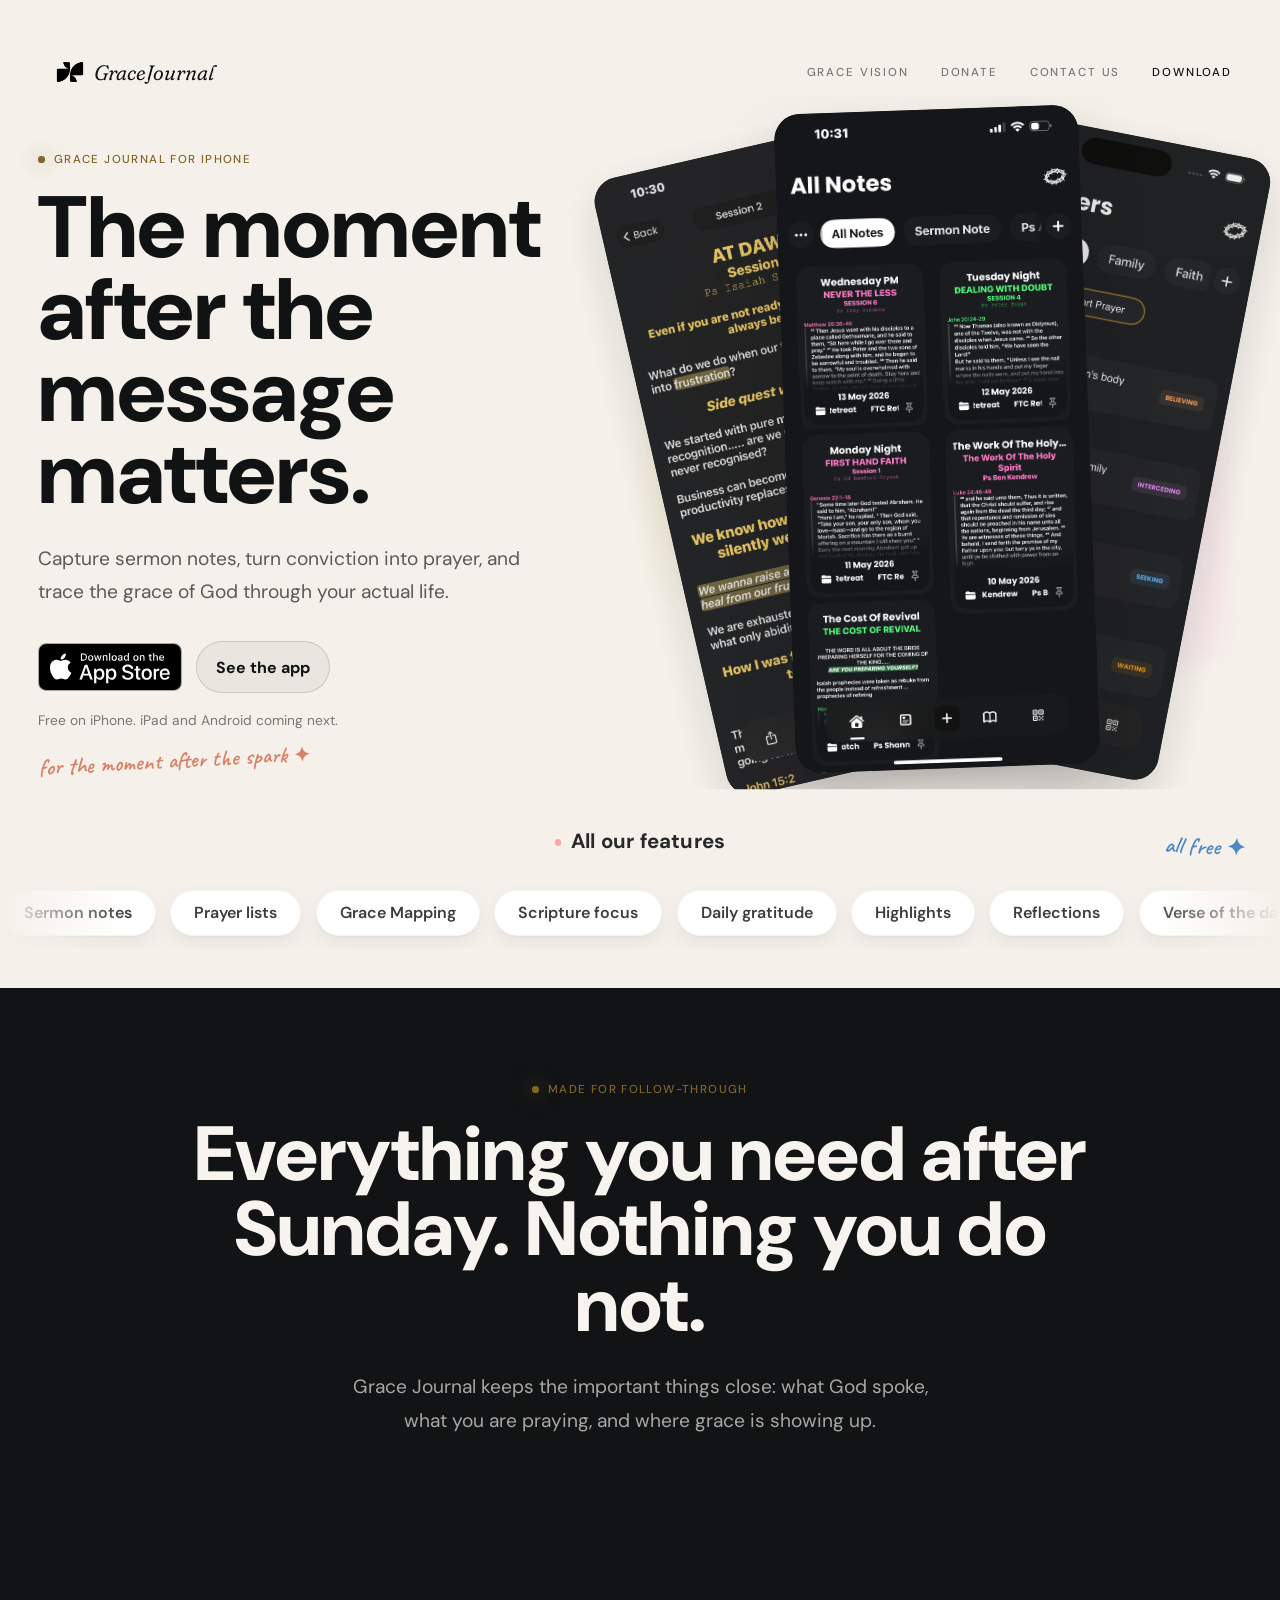
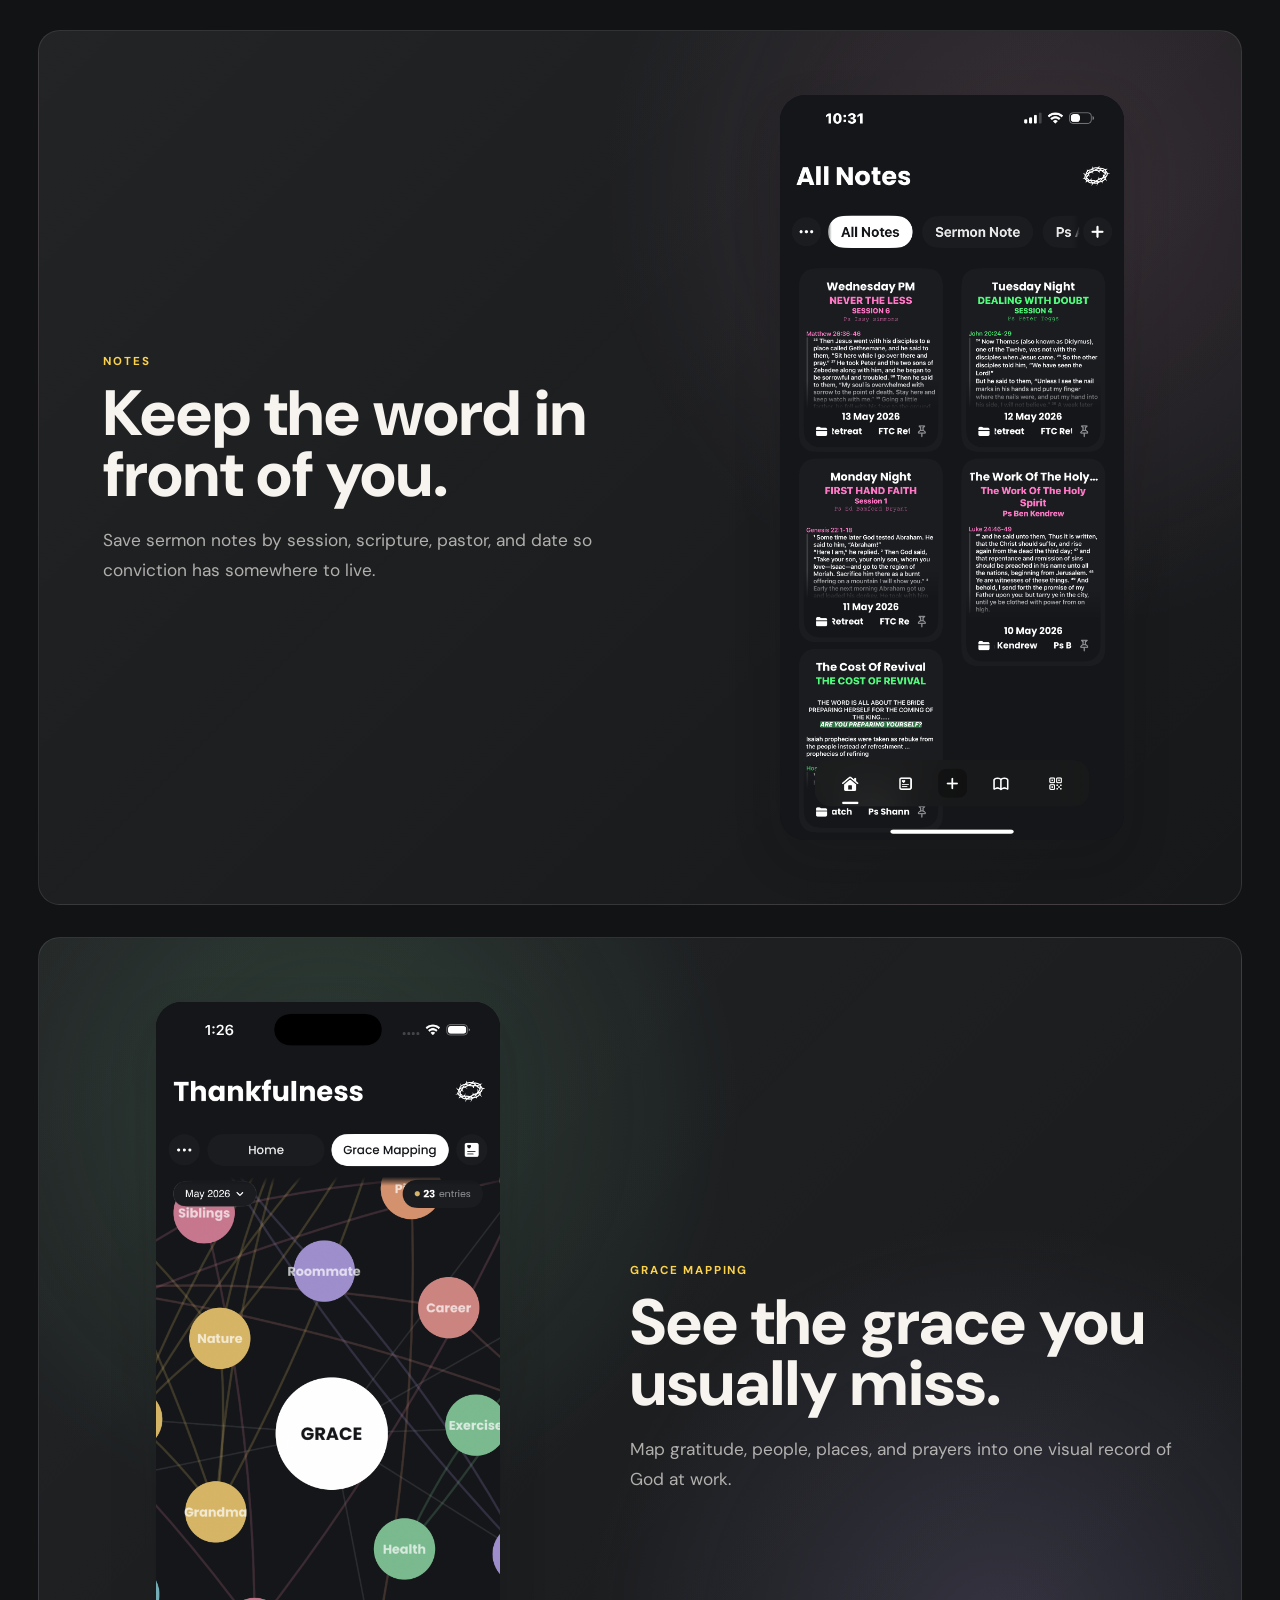
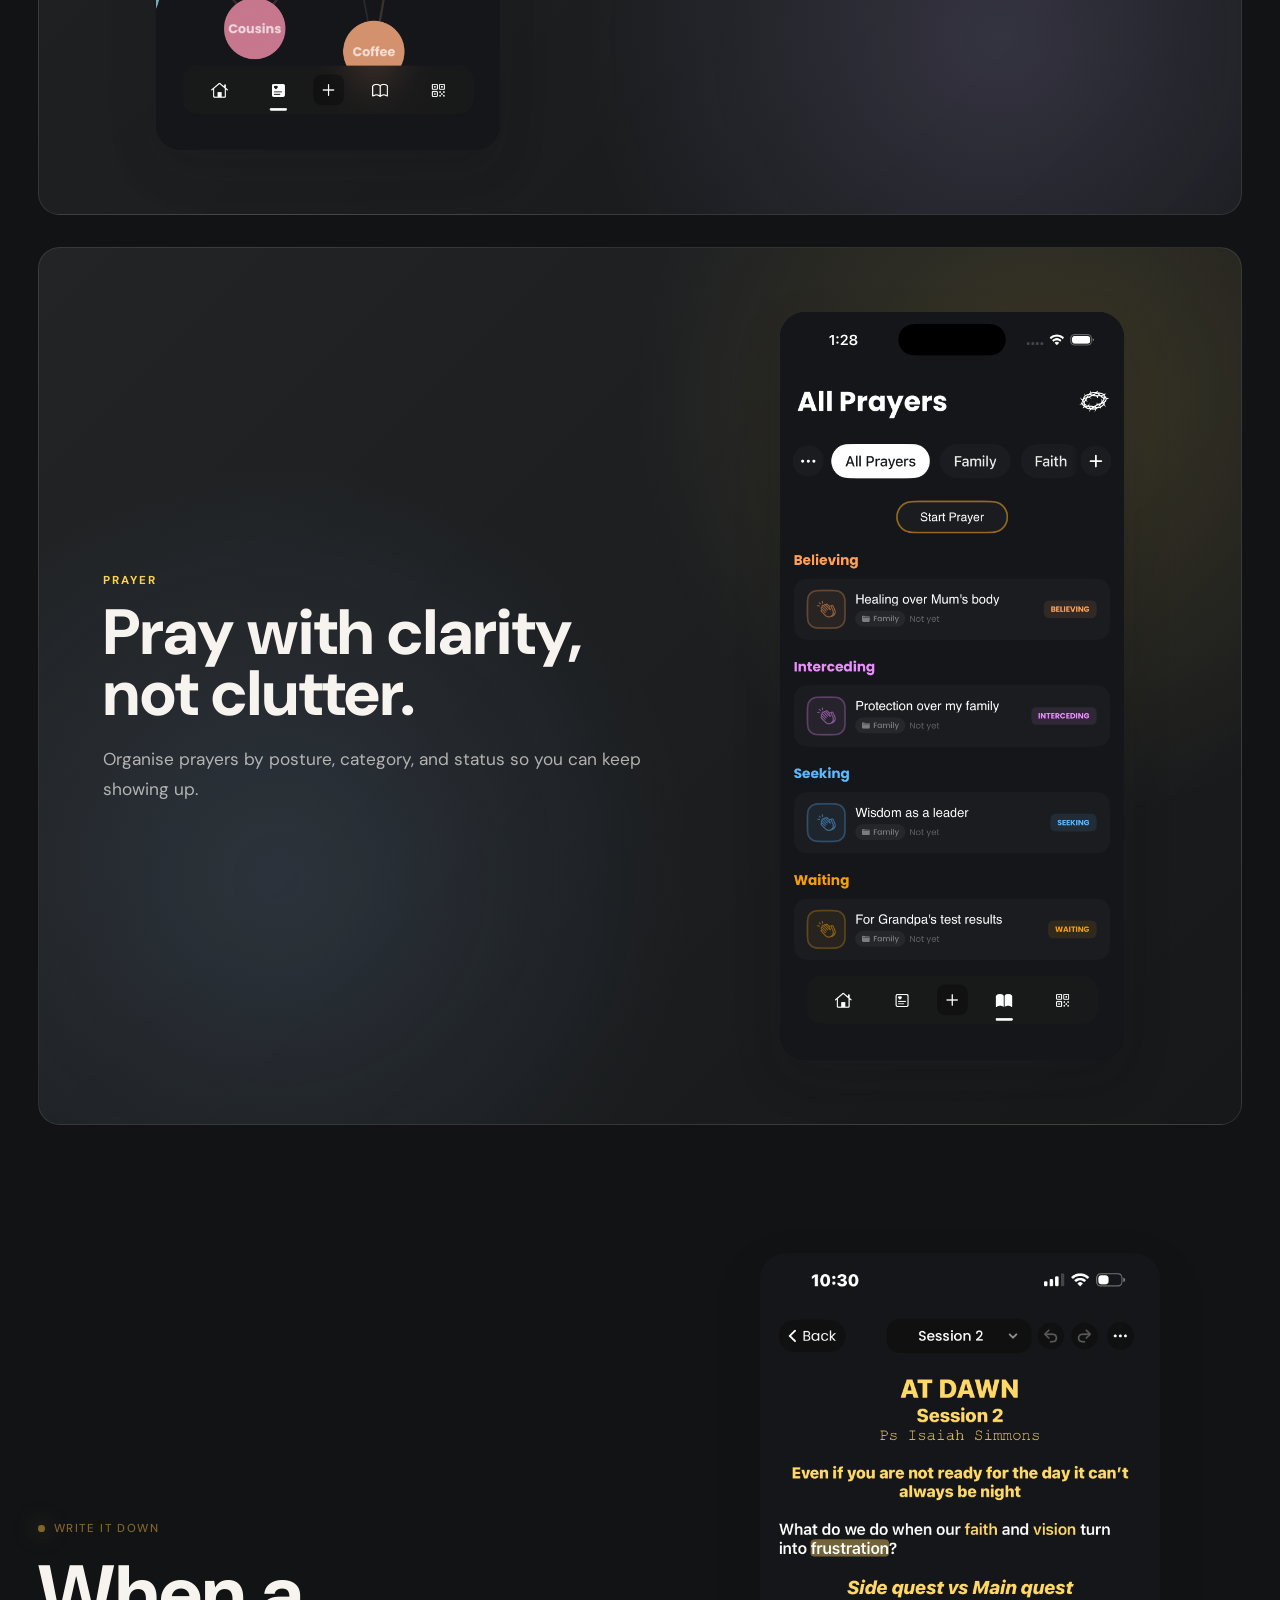
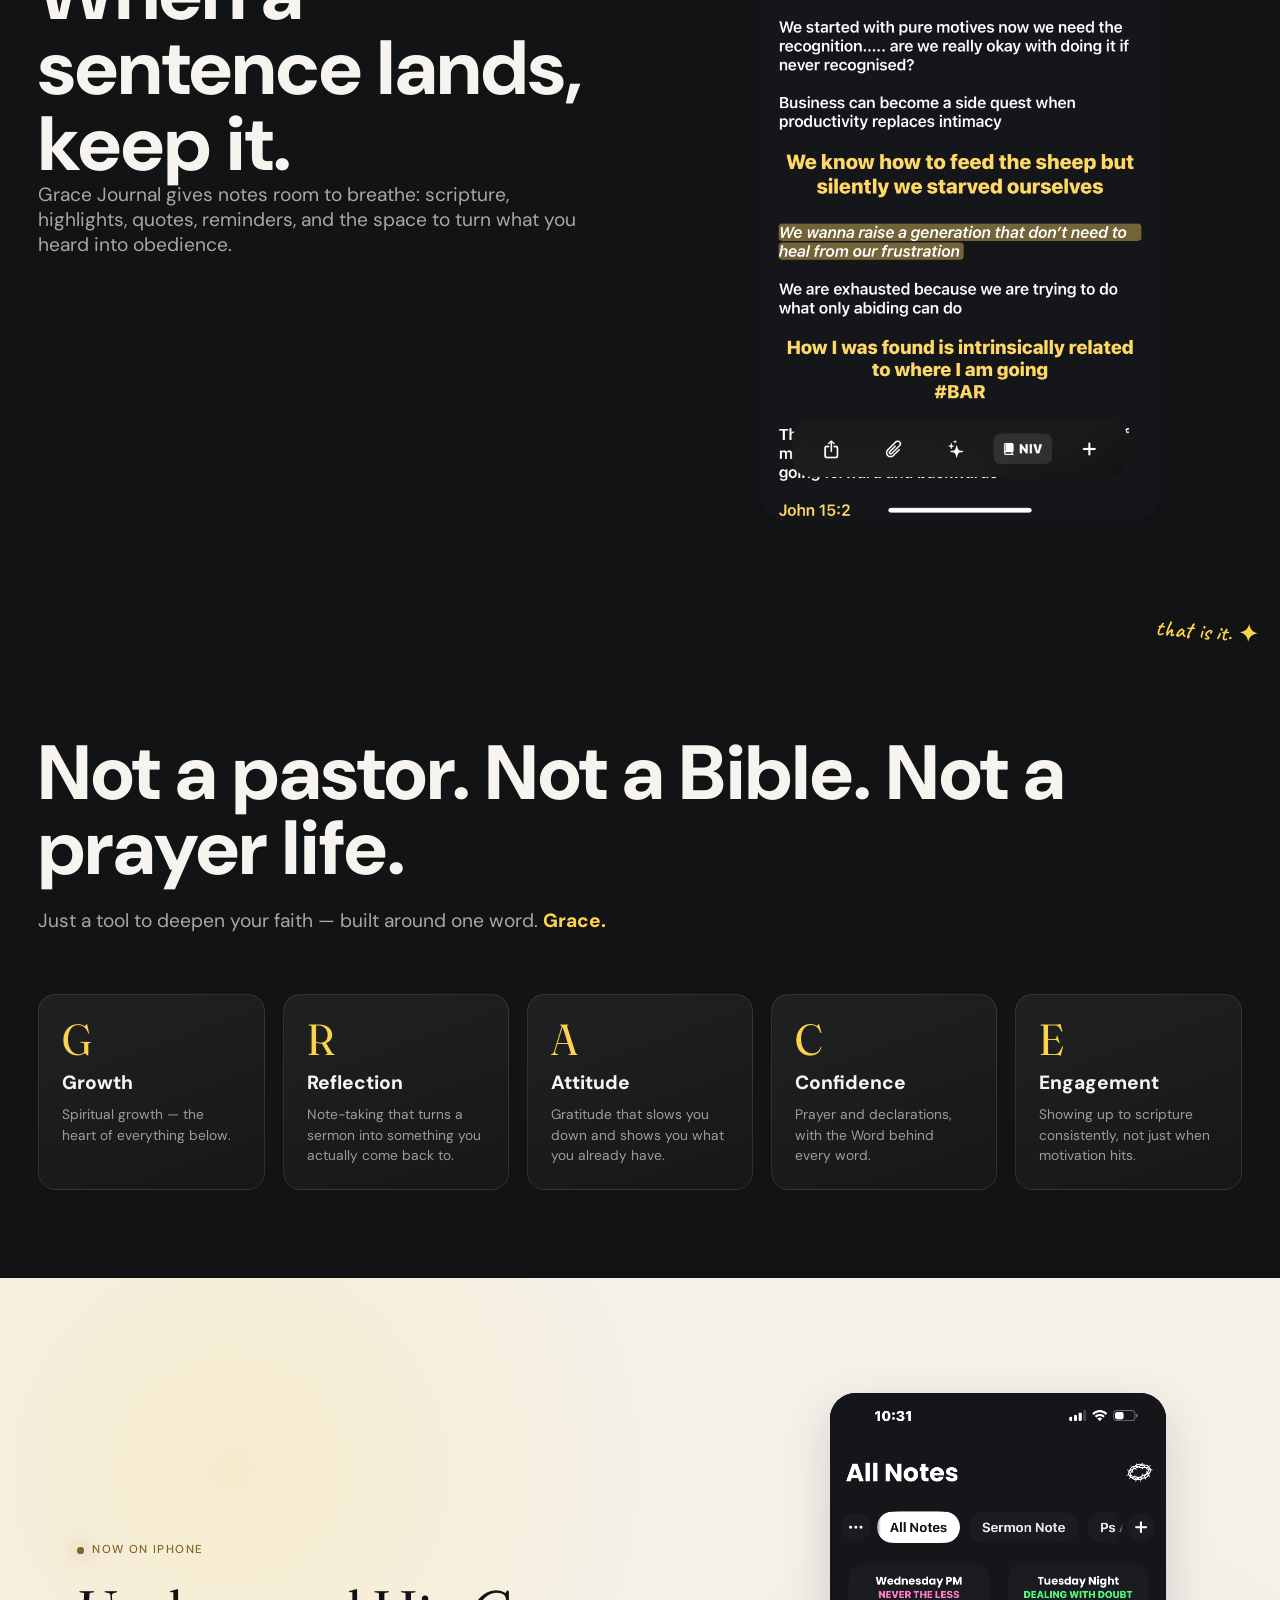
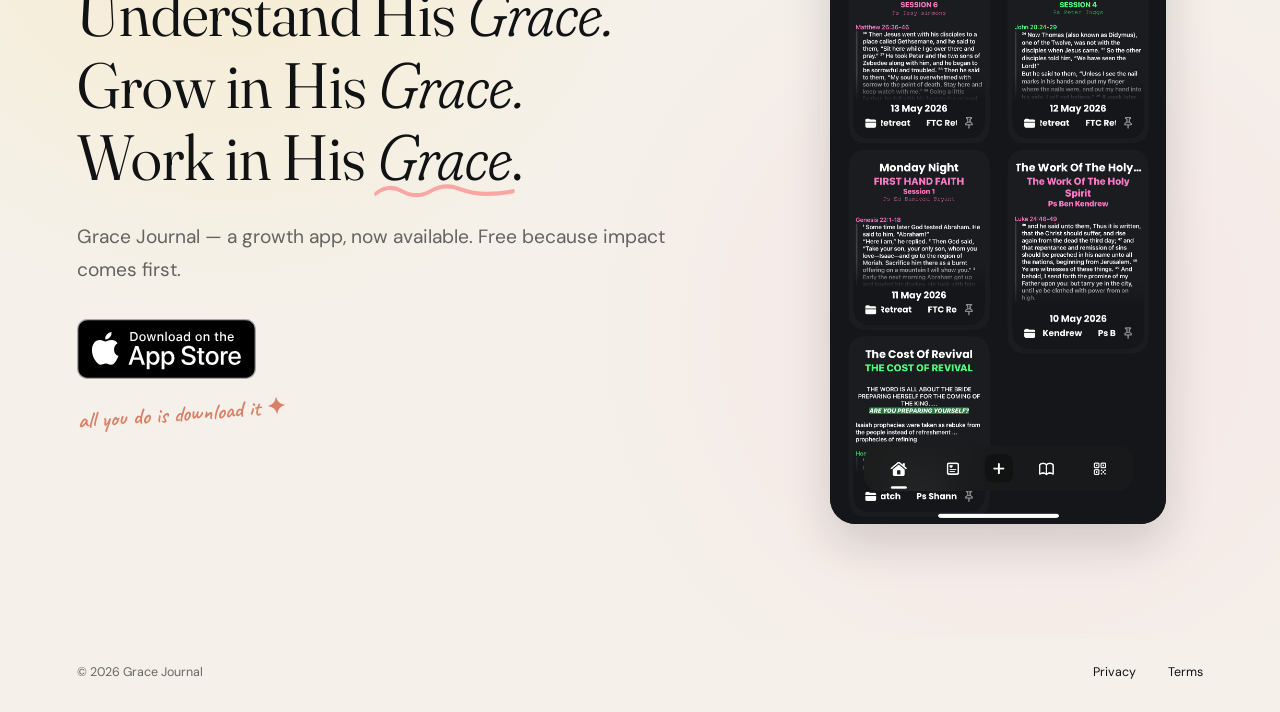
<file: index.html>
<!DOCTYPE html>
<html lang="en">
<head>
<meta charset="UTF-8">
<meta name="viewport" content="width=device-width, initial-scale=1.0">
<title>Grace Journal — A Spiritual Growth App</title>
<meta name="description" content="Grace Journal is a free spiritual growth app built around Growth, Reflection, Attitude, Confidence, and Engagement with scripture.">
<meta name="theme-color" content="#141619">

<link rel="icon" type="image/png" sizes="32x32" href="Static/icons/favicon-32.png?v=2">
<link rel="icon" type="image/png" sizes="192x192" href="Static/icons/apple-touch-icon.png?v=2">
<link rel="apple-touch-icon" sizes="180x180" href="Static/icons/apple-touch-icon.png?v=2">

<meta property="og:site_name" content="Grace Journal">
<meta property="og:locale" content="en_US">
<meta property="og:type" content="website">
<meta property="og:url" content="https://gracejournal.co">
<meta property="og:title" content="Grace Journal — A Spiritual Growth App">
<meta property="og:description" content="A free spiritual growth app for the moment after the spark.">
<meta property="og:image" content="https://gracejournal.co/Static/icons/og-image.png">
<meta property="og:image:secure_url" content="https://gracejournal.co/Static/icons/og-image.png">
<meta property="og:image:type" content="image/png">
<meta property="og:image:width" content="1200">
<meta property="og:image:height" content="630">
<meta property="og:image:alt" content="Grace Journal — a spiritual growth app">

<meta name="twitter:card" content="summary_large_image">
<meta name="twitter:title" content="Grace Journal — A Spiritual Growth App">
<meta name="twitter:description" content="A free spiritual growth app for the moment after the spark.">
<meta name="twitter:image" content="https://gracejournal.co/Static/icons/og-image.png">
<meta name="twitter:image:alt" content="Grace Journal — a spiritual growth app">

<link rel="preconnect" href="https://fonts.googleapis.com">
<link rel="preconnect" href="https://fonts.gstatic.com" crossorigin>
<link href="https://fonts.googleapis.com/css2?family=Fraunces:ital,opsz,wght,SOFT@0,9..144,300..700,30..100;1,9..144,300..700,30..100&family=DM+Sans:wght@400;500;700&family=Caveat:wght@400;600&display=swap" rel="stylesheet">

<link rel="stylesheet" href="Static/index.css">
</head>
<body>

<svg class="defs" aria-hidden="true">
  <defs>
    <filter id="rough" x="-5%" y="-5%" width="110%" height="110%">
      <feTurbulence type="fractalNoise" baseFrequency="0.03" numOctaves="2" seed="4"/>
      <feDisplacementMap in="SourceGraphic" scale="2"/>
    </filter>
  </defs>
</svg>

<header class="site-header">
  <a class="brand" href="#top" aria-label="Grace Journal home">
    <img class="brand-logo" src="Static/icons/logo.png" alt="Grace Journal logo">
    <span class="wordmark">Grace</span>
    <span class="wordmark">Journal</span>
  </a>
  <nav class="header-nav story-only" aria-label="Main">
    <a href="vision.html">Grace Vision</a>
    <a href="donate.html">Donate</a>
    <a href="contact.html">Contact Us</a>
    <a class="nav-download" href="#download">Download</a>
    <button class="nav-toggle" aria-label="Open menu" aria-expanded="false" aria-controls="mobile-menu">
      <span></span><span></span><span></span>
    </button>
  </nav>
  <span class="countdown-only meta">A Spiritual Growth App</span>
</header>

<div class="mobile-menu story-only" id="mobile-menu">
  <button class="mobile-menu-close" aria-label="Close menu">
    <span></span><span></span>
  </button>
  <nav class="mobile-menu-nav" aria-label="Mobile">
    <a href="vision.html">Grace Vision</a>
    <a href="donate.html">Donate</a>
    <a href="contact.html">Contact Us</a>
    <a class="mobile-menu-download" href="#download">Download</a>
  </nav>
</div>

<main id="top">

  <section class="countdown-page countdown-only" aria-labelledby="countdown-title">
    <div class="countdown-shell">
      <span class="ann ann-countdown">???</span>
      <svg class="ann-arrow-countdown" viewBox="0 0 75 75" aria-hidden="true">
        <path d="M 8 6 Q 28 22, 42 45 Q 50 62, 52 70" stroke="currentColor" stroke-width="1.4" fill="none" stroke-linecap="round" filter="url(#rough)"/>
        <path d="M 44 62 L 52 70 L 60 60" stroke="currentColor" stroke-width="1.4" fill="none" stroke-linecap="round" stroke-linejoin="round" filter="url(#rough)"/>
      </svg>
      <h1 class="countdown-title" id="countdown-title">
        Understand <br class="mobile-break">His <em>Grace.</em><br>
        Grow in His <br class="mobile-break"><em>Grace.</em><br>
        Work in His <br class="mobile-break"><em class="ul ul-coral">Grace</em>.
      </h1>
      <div class="countdown-wrap">
        <div class="countdown" id="countdown" aria-label="Countdown to launch">
          <div class="unit"><span class="num" id="days">00</span><span class="label">Days</span></div>
          <div class="unit"><span class="num" id="hours">00</span><span class="label">Hours</span></div>
          <div class="unit"><span class="num" id="minutes">00</span><span class="label">Minutes</span></div>
          <div class="unit"><span class="num" id="seconds">00</span><span class="label">Seconds</span></div>
        </div>
        <div class="countdown-tape" aria-hidden="true">Big Annocement June 28th</div>
      </div>
      <p class="countdown-date">Sunday ?????? ? 2026</p>
      <div class="countdown-presave">
        <span class="presave-eyebrow">Now available</span>
        <p class="presave-line">It&rsquo;s out for <span class="ul ul-sage">pre&#8209;order</span></p>
        <a class="store-badge" href="https://apps.apple.com/" target="_blank" rel="noopener" aria-label="Pre-order Grace Journal on the App Store">
          <img src="Static/badges/pre-order-on-the-app-store.svg" alt="Pre-order on the App Store" width="121" height="41">
        </a>
      </div>
      <blockquote class="countdown-verse">
        &ldquo;My <span class="circled">GRACE</span> is sufficient for you, for my power is made
        <span class="hl hl-purple">perfect</span> in <span class="ul ul-pink">weakness</span>.&rdquo;
        <cite><span class="ul ul-blue ul-double">2 Corinthians 12:9</span></cite>
      </blockquote>
    </div>
  </section>

  <div class="story-page story-only" aria-live="polite">
    <section class="story-hero" id="spark" aria-labelledby="story-title">
      <div class="hero-copy">
        <span class="eyebrow">Grace Journal for iPhone</span>
        <h1 class="story-title" id="story-title">The moment after the message matters.</h1>
        <p>
          Capture sermon notes, turn conviction into prayer, and trace the grace of God
          through your actual life.
        </p>
        <div class="hero-actions" aria-label="Download Grace Journal">
          <a class="store-badge" href="https://apps.apple.com/" target="_blank" rel="noopener" aria-label="Download Grace Journal on the App Store">
            <img src="Static/badges/download-on-the-app-store-black.svg" alt="Download on the App Store" width="120" height="40">
          </a>
          <a class="secondary-button" href="#screens">See the app</a>
        </div>
        <p class="platform-line">Free on iPhone. iPad and Android coming next.</p>
        <span class="story-ann ann-hero ann-coral" aria-hidden="true">for the moment after the spark <span class="star">✦</span></span>
      </div>
      <div class="hero-product" aria-label="Grace Journal app preview">
        <figure class="device-shot hero-shot shot-notes">
          <img src="Static/screenshots/all-notes.png" alt="Grace Journal All Notes screen">
        </figure>
        <figure class="device-shot hero-shot shot-editor" aria-hidden="true">
          <img src="Static/screenshots/note-editor.png" alt="">
        </figure>
        <figure class="device-shot hero-shot shot-prayers" aria-hidden="true">
          <img src="Static/screenshots/prayers.png" alt="">
        </figure>
      </div>
    </section>

    <section class="product-strip" aria-label="Grace Journal features">
      <p class="marquee-title">All our features<span class="story-ann ann-features ann-blue" aria-hidden="true">all free ✦</span></p>
      <div class="marquee">
        <ul class="marquee-track">
          <li>Sermon notes</li>
          <li>Prayer lists</li>
          <li>Grace Mapping</li>
          <li>Scripture focus</li>
          <li>Daily gratitude</li>
          <li>Highlights</li>
          <li>Reflections</li>
          <li>Verse of the day</li>
        </ul>
        <ul class="marquee-track" aria-hidden="true">
          <li>Sermon notes</li>
          <li>Prayer lists</li>
          <li>Grace Mapping</li>
          <li>Scripture focus</li>
          <li>Daily gratitude</li>
          <li>Highlights</li>
          <li>Reflections</li>
          <li>Verse of the day</li>
        </ul>
      </div>
    </section>

    <section class="screens-section" id="screens" aria-labelledby="screens-title">
      <div class="section-head centered">
        <span class="eyebrow">Made for follow-through</span>
        <h2 id="screens-title">Everything you need after Sunday. Nothing you do not.</h2>
        <p>
          Grace Journal keeps the important things close: what God spoke, what you are praying,
          and where grace is showing up.
        </p>
      </div>
      <div class="showcase-grid">
        <article class="showcase-card feature-notes">
          <div>
            <span class="panel-kicker">Notes</span>
            <h3>Keep the word in front of you.</h3>
            <p>Save sermon notes by session, scripture, pastor, and date so conviction has somewhere to live.</p>
          </div>
          <figure class="device-shot">
            <img src="Static/screenshots/all-notes.png" alt="Grace Journal sermon notes list">
          </figure>
        </article>
        <article class="showcase-card feature-map">
          <div>
            <span class="panel-kicker">Grace Mapping</span>
            <h3>See the grace you usually miss.</h3>
            <p>Map gratitude, people, places, and prayers into one visual record of God at work.</p>
          </div>
          <figure class="device-shot">
            <img src="Static/screenshots/grace-mapping.png" alt="Grace Mapping screen">
          </figure>
        </article>
        <article class="showcase-card feature-prayer">
          <div>
            <span class="panel-kicker">Prayer</span>
            <h3>Pray with clarity, not clutter.</h3>
            <p>Organise prayers by posture, category, and status so you can keep showing up.</p>
          </div>
          <figure class="device-shot">
            <img src="Static/screenshots/prayers.png" alt="Grace Journal prayer list">
          </figure>
        </article>
      </div>
    </section>

    <section class="editor-section" id="grace" aria-labelledby="editor-title">
      <div class="editor-copy">
        <span class="eyebrow">Write it down</span>
        <h2 id="editor-title">When a sentence lands, keep it.</h2>
        <p>
          Grace Journal gives notes room to breathe: scripture, highlights, quotes,
          reminders, and the space to turn what you heard into obedience.
        </p>
      </div>
      <figure class="editor-shot device-shot">
        <img src="Static/screenshots/note-editor.png" alt="Grace Journal sermon note editor">
      </figure>
    </section>

    <section class="not-section">
      <span class="story-ann ann-grace ann-yellow" aria-hidden="true">that is it. ✦</span>
      <h2>Not a pastor. Not a Bible. Not a prayer life.</h2>
      <p>Just a tool to deepen your faith — built around one word. <strong>Grace.</strong></p>
      <ul class="grace-grid" aria-label="What GRACE stands for">
        <li class="grace-card">
          <span class="grace-letter">G</span>
          <h3>Growth</h3>
          <p>Spiritual growth — the heart of everything below.</p>
        </li>
        <li class="grace-card">
          <span class="grace-letter">R</span>
          <h3>Reflection</h3>
          <p>Note-taking that turns a sermon into something you actually come back to.</p>
        </li>
        <li class="grace-card">
          <span class="grace-letter">A</span>
          <h3>Attitude</h3>
          <p>Gratitude that slows you down and shows you what you already have.</p>
        </li>
        <li class="grace-card">
          <span class="grace-letter">C</span>
          <h3>Confidence</h3>
          <p>Prayer and declarations, with the Word behind every word.</p>
        </li>
        <li class="grace-card">
          <span class="grace-letter">E</span>
          <h3>Engagement</h3>
          <p>Showing up to scripture consistently, not just when motivation hits.</p>
        </li>
      </ul>
    </section>

    <section class="download-section" id="download" aria-labelledby="download-title">
      <div class="download-copy">
        <span class="eyebrow">Now on iPhone</span>
        <h2 id="download-title" class="download-motto">
          Understand His <em>Grace.</em><br>
          Grow in His <em>Grace.</em><br>
          Work in His <em class="ul ul-coral">Grace</em>.
        </h2>
        <p>
          Grace Journal — a growth app, now available. Free because impact comes first.
        </p>
        <span class="story-ann ann-download-free ann-coral" aria-hidden="true">all you do is download it ✦</span>
        <div class="hero-actions">
          <a class="store-badge store-badge-large" href="https://apps.apple.com/" target="_blank" rel="noopener" aria-label="Download Grace Journal on the App Store">
            <img src="Static/badges/download-on-the-app-store-black.svg" alt="Download on the App Store" width="120" height="40">
          </a>
        </div>
      </div>
      <figure class="download-shot device-shot" aria-hidden="true">
        <img src="Static/screenshots/all-notes.png" alt="">
      </figure>
    </section>
  </div>

</main>

<footer>
  <span>© 2026 Grace Journal</span>
  <nav class="nav-links" aria-label="Legal">
    <span class="ann ann-footer">read these too</span>
    <a href="privacy.html">Privacy</a>
    <a href="terms.html">Terms</a>
  </nav>
</footer>

<script src="Static/index.js" defer></script>

</body>
</html>
</file>
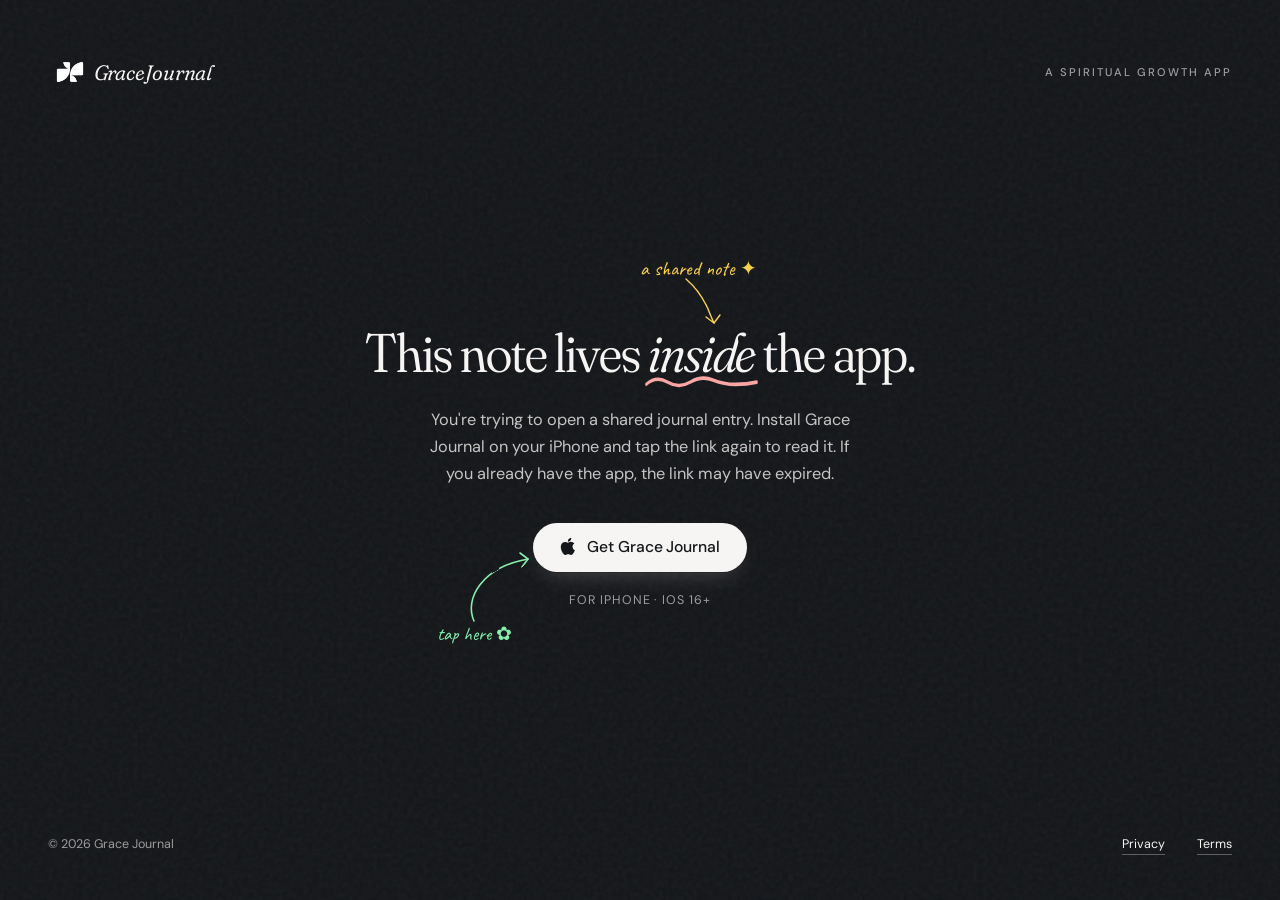
<file: d/index.html>
<!DOCTYPE html>
<html lang="en">
<head>
<meta charset="UTF-8">
<meta name="viewport" content="width=device-width, initial-scale=1.0">
<title>A shared note — Grace Journal</title>
<meta name="description" content="Someone shared a journal entry from Grace Journal. Install the app on your iPhone and tap the link again to read it.">
<meta name="theme-color" content="#141619">

<link rel="icon" type="image/png" sizes="32x32" href="/Static/icons/favicon-32.png?v=2">
<link rel="icon" type="image/png" sizes="192x192" href="/Static/icons/apple-touch-icon.png?v=2">
<link rel="apple-touch-icon" sizes="180x180" href="/Static/icons/apple-touch-icon.png?v=2">

<meta property="og:site_name" content="Grace Journal">
<meta property="og:locale" content="en_US">
<meta property="og:type" content="website">
<meta property="og:url" content="https://gracejournal.co">
<meta property="og:title" content="A shared note from Grace Journal">
<meta property="og:description" content="Someone shared a journal entry from Grace Journal. Install the app on your iPhone and tap the link again to read it.">
<meta property="og:image" content="https://gracejournal.co/Static/icons/og-image.png">
<meta property="og:image:secure_url" content="https://gracejournal.co/Static/icons/og-image.png">
<meta property="og:image:type" content="image/png">
<meta property="og:image:width" content="1200">
<meta property="og:image:height" content="630">
<meta property="og:image:alt" content="Grace Journal — a spiritual growth app">

<meta name="twitter:card" content="summary_large_image">
<meta name="twitter:title" content="A shared note from Grace Journal">
<meta name="twitter:description" content="Someone shared a journal entry from Grace Journal. Install the app on your iPhone and tap the link again to read it.">
<meta name="twitter:image" content="https://gracejournal.co/Static/icons/og-image.png">
<meta name="twitter:image:alt" content="Grace Journal — a spiritual growth app">

<link rel="preconnect" href="https://fonts.googleapis.com">
<link rel="preconnect" href="https://fonts.gstatic.com" crossorigin>
<link href="https://fonts.googleapis.com/css2?family=Fraunces:ital,opsz,wght,SOFT@0,9..144,300..600,30..100;1,9..144,300..600,30..100&family=DM+Sans:wght@400;500&family=Caveat:wght@400;600&display=swap" rel="stylesheet">

<link rel="stylesheet" href="/Static/share.css">
</head>
<body>

<svg class="defs" aria-hidden="true">
  <defs>
    <filter id="rough" x="-5%" y="-5%" width="110%" height="110%">
      <feTurbulence type="fractalNoise" baseFrequency="0.03" numOctaves="2" seed="4"/>
      <feDisplacementMap in="SourceGraphic" scale="2"/>
    </filter>
  </defs>
</svg>

<header>
  <a href="/" class="brand">
    <img class="brand-logo" src="/Static/icons/logo.png" alt="Grace Journal logo">
    <span class="wordmark">Grace</span>
    <span class="wordmark">Journal</span>
  </a>
  <span class="meta">A Spiritual Growth App</span>
</header>

<main>
  <div class="share-wrap">

    <span class="ann ann-headline">a shared note ✦</span>
    <svg class="ann-arrow-headline" viewBox="0 0 55 55" width="55" height="55" aria-hidden="true">
      <path d="M 8 6 Q 22 18, 30 36 Q 34 46, 36 50"
            stroke="currentColor" stroke-width="1.4"
            fill="none" stroke-linecap="round"
            filter="url(#rough)"/>
      <path d="M 28 44 L 36 50 L 42 42"
            stroke="currentColor" stroke-width="1.4"
            fill="none" stroke-linecap="round" stroke-linejoin="round"
            filter="url(#rough)"/>
    </svg>

    <h1 class="headline">
      This note lives <em class="ul ul-coral">inside</em> the app.
    </h1>

    <p class="lede">
      You're trying to open a shared journal entry. Install Grace Journal on your iPhone and tap the link again to read it. If you already have the app, the link may have expired.
    </p>

    <div class="cta-wrap">
      <a href="https://apps.apple.com/" class="cta">
        <svg viewBox="0 0 24 24" fill="currentColor" aria-hidden="true">
          <path d="M17.05 12.04c-.03-2.95 2.41-4.36 2.52-4.43-1.38-2.01-3.52-2.29-4.28-2.32-1.81-.18-3.55 1.07-4.47 1.07-.94 0-2.36-1.05-3.88-1.02-2 .03-3.84 1.16-4.87 2.95-2.08 3.6-.53 8.92 1.5 11.84.99 1.43 2.17 3.04 3.71 2.98 1.5-.06 2.07-.97 3.88-.97 1.81 0 2.32.97 3.9.94 1.61-.03 2.63-1.46 3.61-2.9 1.14-1.66 1.6-3.27 1.63-3.36-.04-.02-3.13-1.2-3.16-4.78zM14.16 3.45c.81-.99 1.36-2.36 1.21-3.73-1.17.05-2.59.78-3.43 1.76-.75.87-1.41 2.26-1.23 3.6 1.3.1 2.64-.66 3.45-1.63z"/>
        </svg>
        Get Grace Journal
      </a>
      <svg class="ann-arrow-cta" viewBox="0 0 80 80" width="80" height="80" aria-hidden="true">
        <path d="M 10 72 C 0 50, 18 18, 64 10"
              stroke="currentColor" stroke-width="1.6"
              fill="none" stroke-linecap="round"
              filter="url(#rough)"/>
        <path d="M 56 4 L 64 10 L 58 18"
              stroke="currentColor" stroke-width="1.6"
              fill="none" stroke-linecap="round" stroke-linejoin="round"
              filter="url(#rough)"/>
      </svg>
      <span class="ann ann-cta">tap here ✿</span>
    </div>

    <p class="note">For iPhone · iOS 16+</p>

  </div>
</main>

<footer>
  <span>© 2026 Grace Journal</span>
  <nav class="nav-links" aria-label="Legal">
    <a href="/privacy.html">Privacy</a>
    <a href="/terms.html">Terms</a>
  </nav>
</footer>

</body>
</html>
</file>
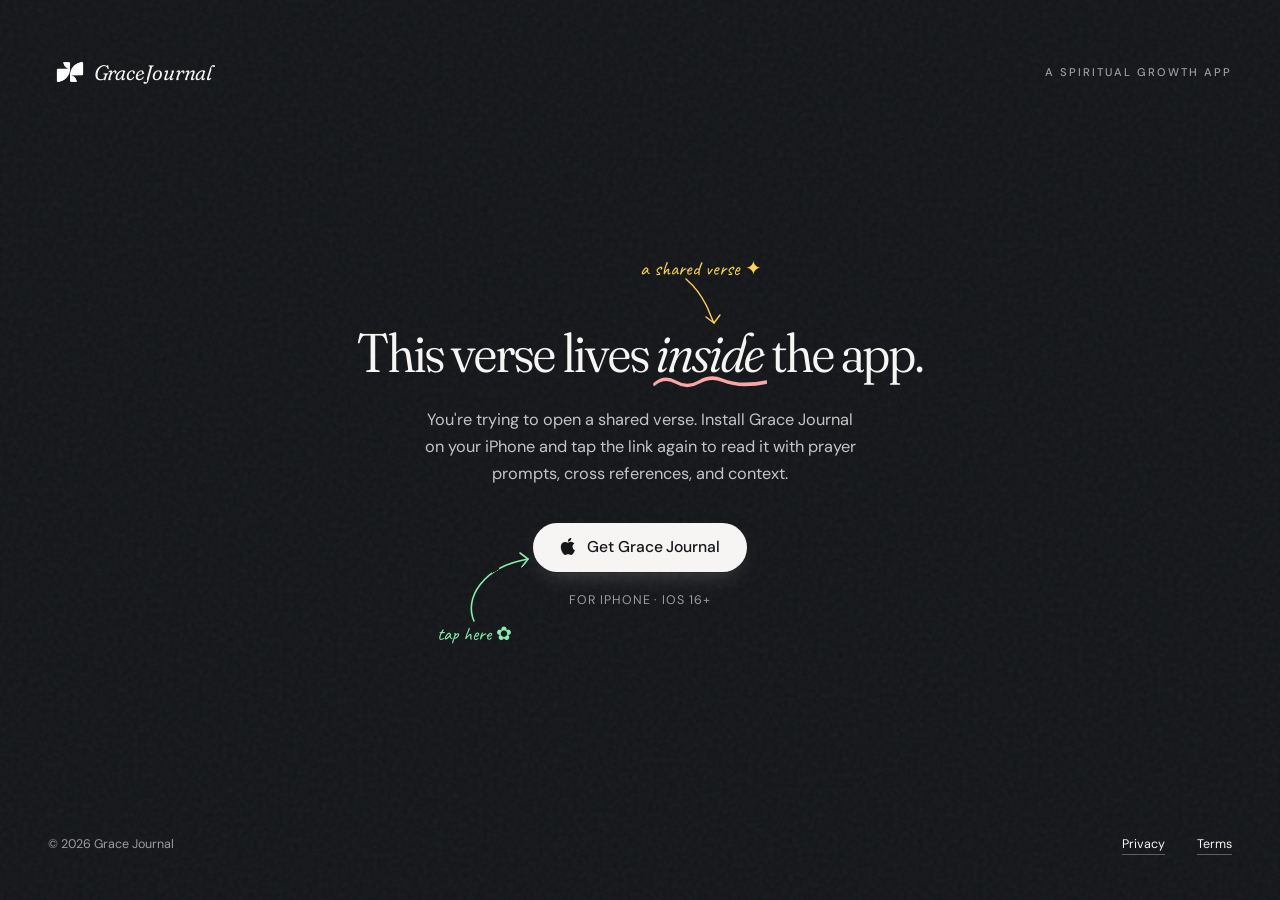
<file: q/index.html>
<!DOCTYPE html>
<html lang="en">
<head>
<meta charset="UTF-8">
<meta name="viewport" content="width=device-width, initial-scale=1.0">
<title>A shared verse — Grace Journal</title>
<meta name="description" content="Someone shared a verse from Grace Journal. Install the app on your iPhone and tap the link again to read it.">
<meta name="theme-color" content="#141619">

<link rel="icon" type="image/png" sizes="32x32" href="/Static/icons/favicon-32.png?v=2">
<link rel="icon" type="image/png" sizes="192x192" href="/Static/icons/apple-touch-icon.png?v=2">
<link rel="apple-touch-icon" sizes="180x180" href="/Static/icons/apple-touch-icon.png?v=2">

<meta property="og:site_name" content="Grace Journal">
<meta property="og:locale" content="en_US">
<meta property="og:type" content="website">
<meta property="og:url" content="https://gracejournal.co">
<meta property="og:title" content="A shared verse from Grace Journal">
<meta property="og:description" content="Someone shared a verse from Grace Journal. Install the app on your iPhone and tap the link again to read it.">
<meta property="og:image" content="https://gracejournal.co/Static/icons/og-image.png">
<meta property="og:image:secure_url" content="https://gracejournal.co/Static/icons/og-image.png">
<meta property="og:image:type" content="image/png">
<meta property="og:image:width" content="1200">
<meta property="og:image:height" content="630">
<meta property="og:image:alt" content="Grace Journal — a spiritual growth app">

<meta name="twitter:card" content="summary_large_image">
<meta name="twitter:title" content="A shared verse from Grace Journal">
<meta name="twitter:description" content="Someone shared a verse from Grace Journal. Install the app on your iPhone and tap the link again to read it.">
<meta name="twitter:image" content="https://gracejournal.co/Static/icons/og-image.png">
<meta name="twitter:image:alt" content="Grace Journal — a spiritual growth app">

<link rel="preconnect" href="https://fonts.googleapis.com">
<link rel="preconnect" href="https://fonts.gstatic.com" crossorigin>
<link href="https://fonts.googleapis.com/css2?family=Fraunces:ital,opsz,wght,SOFT@0,9..144,300..600,30..100;1,9..144,300..600,30..100&family=DM+Sans:wght@400;500&family=Caveat:wght@400;600&display=swap" rel="stylesheet">

<link rel="stylesheet" href="/Static/share.css">
</head>
<body>

<svg class="defs" aria-hidden="true">
  <defs>
    <filter id="rough" x="-5%" y="-5%" width="110%" height="110%">
      <feTurbulence type="fractalNoise" baseFrequency="0.03" numOctaves="2" seed="4"/>
      <feDisplacementMap in="SourceGraphic" scale="2"/>
    </filter>
  </defs>
</svg>

<header>
  <a href="/" class="brand">
    <img class="brand-logo" src="/Static/icons/logo.png" alt="Grace Journal logo">
    <span class="wordmark">Grace</span>
    <span class="wordmark">Journal</span>
  </a>
  <span class="meta">A Spiritual Growth App</span>
</header>

<main>
  <div class="share-wrap">

    <span class="ann ann-headline">a shared verse ✦</span>
    <svg class="ann-arrow-headline" viewBox="0 0 55 55" width="55" height="55" aria-hidden="true">
      <path d="M 8 6 Q 22 18, 30 36 Q 34 46, 36 50"
            stroke="currentColor" stroke-width="1.4"
            fill="none" stroke-linecap="round"
            filter="url(#rough)"/>
      <path d="M 28 44 L 36 50 L 42 42"
            stroke="currentColor" stroke-width="1.4"
            fill="none" stroke-linecap="round" stroke-linejoin="round"
            filter="url(#rough)"/>
    </svg>

    <h1 class="headline">
      This verse lives <em class="ul ul-coral">inside</em> the app.
    </h1>

    <p class="lede">
      You're trying to open a shared verse. Install Grace Journal on your iPhone and tap the link again to read it with prayer prompts, cross references, and context.
    </p>

    <div class="cta-wrap">
      <a href="https://apps.apple.com/" class="cta">
        <svg viewBox="0 0 24 24" fill="currentColor" aria-hidden="true">
          <path d="M17.05 12.04c-.03-2.95 2.41-4.36 2.52-4.43-1.38-2.01-3.52-2.29-4.28-2.32-1.81-.18-3.55 1.07-4.47 1.07-.94 0-2.36-1.05-3.88-1.02-2 .03-3.84 1.16-4.87 2.95-2.08 3.6-.53 8.92 1.5 11.84.99 1.43 2.17 3.04 3.71 2.98 1.5-.06 2.07-.97 3.88-.97 1.81 0 2.32.97 3.9.94 1.61-.03 2.63-1.46 3.61-2.9 1.14-1.66 1.6-3.27 1.63-3.36-.04-.02-3.13-1.2-3.16-4.78zM14.16 3.45c.81-.99 1.36-2.36 1.21-3.73-1.17.05-2.59.78-3.43 1.76-.75.87-1.41 2.26-1.23 3.6 1.3.1 2.64-.66 3.45-1.63z"/>
        </svg>
        Get Grace Journal
      </a>
      <svg class="ann-arrow-cta" viewBox="0 0 80 80" width="80" height="80" aria-hidden="true">
        <path d="M 10 72 C 0 50, 18 18, 64 10"
              stroke="currentColor" stroke-width="1.6"
              fill="none" stroke-linecap="round"
              filter="url(#rough)"/>
        <path d="M 56 4 L 64 10 L 58 18"
              stroke="currentColor" stroke-width="1.6"
              fill="none" stroke-linecap="round" stroke-linejoin="round"
              filter="url(#rough)"/>
      </svg>
      <span class="ann ann-cta">tap here ✿</span>
    </div>

    <p class="note">For iPhone · iOS 16+</p>

  </div>
</main>

<footer>
  <span>© 2026 Grace Journal</span>
  <nav class="nav-links" aria-label="Legal">
    <a href="/privacy.html">Privacy</a>
    <a href="/terms.html">Terms</a>
  </nav>
</footer>

</body>
</html>
</file>
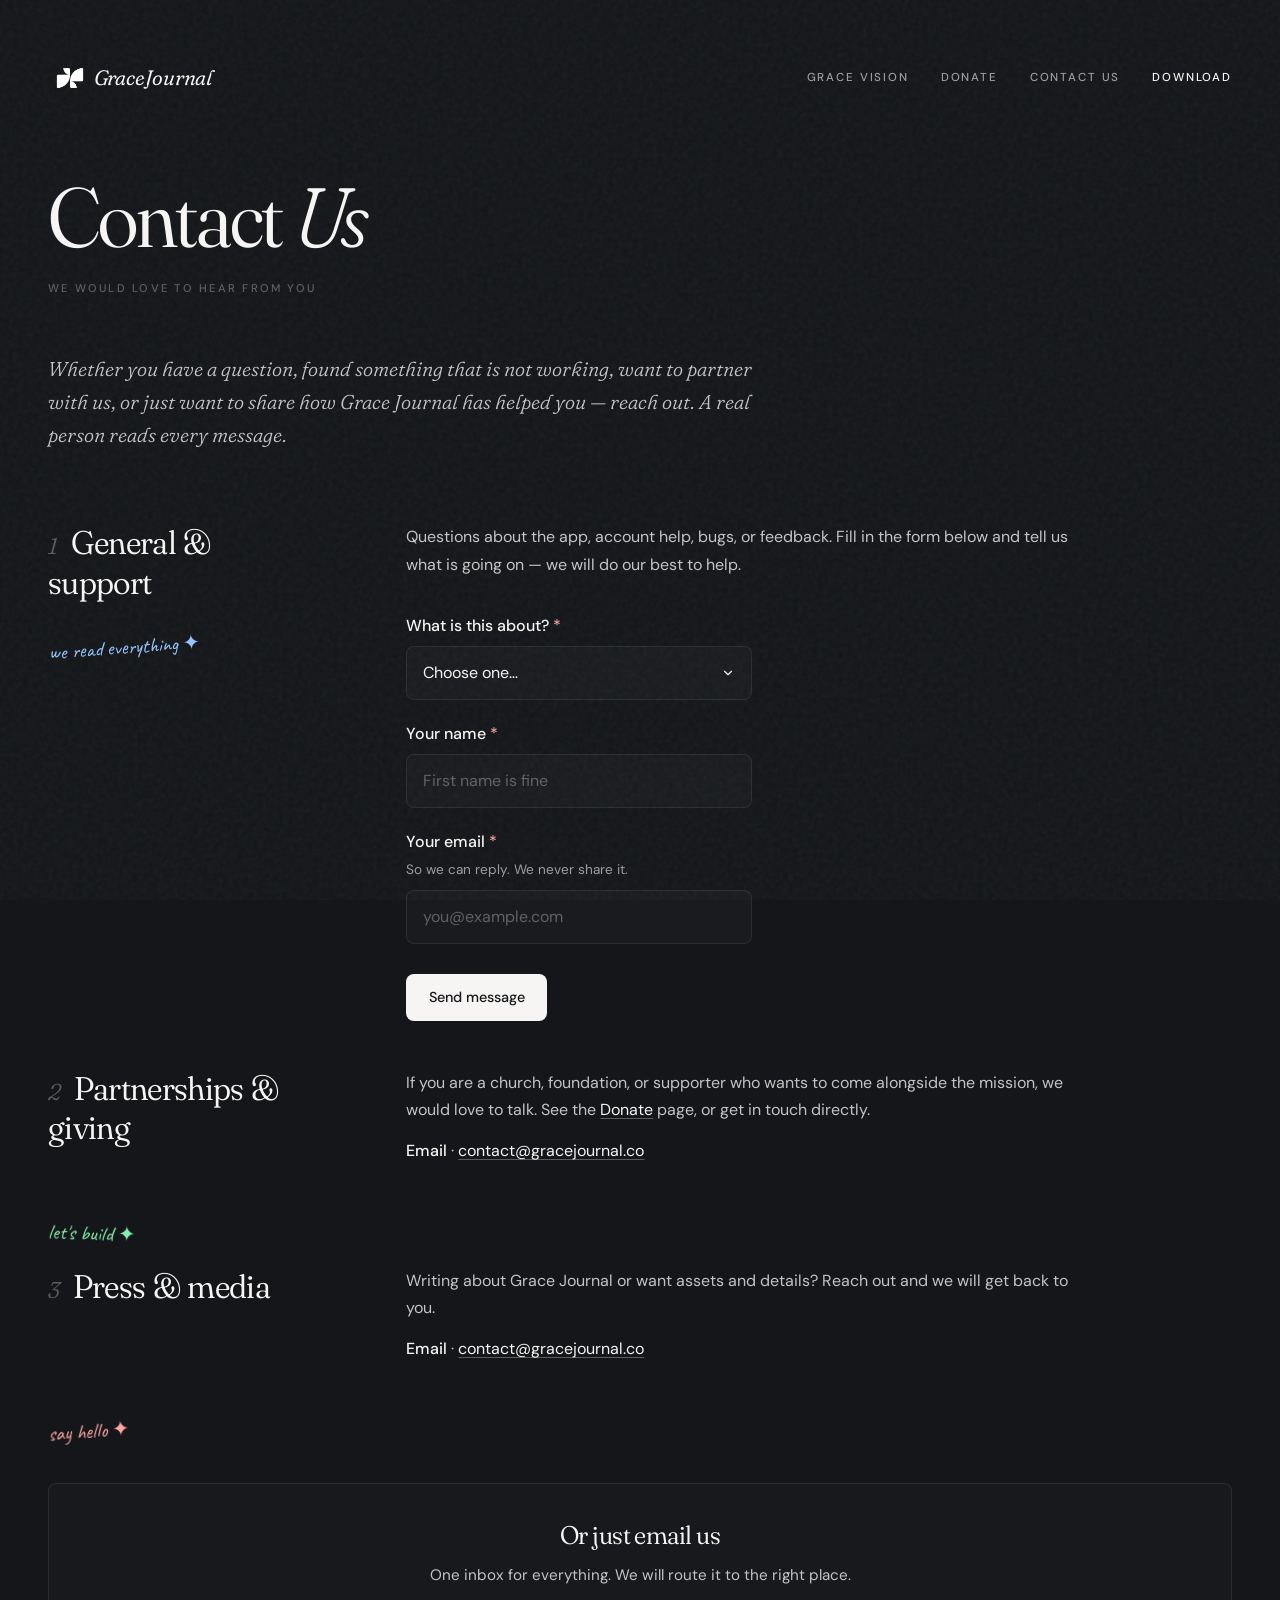
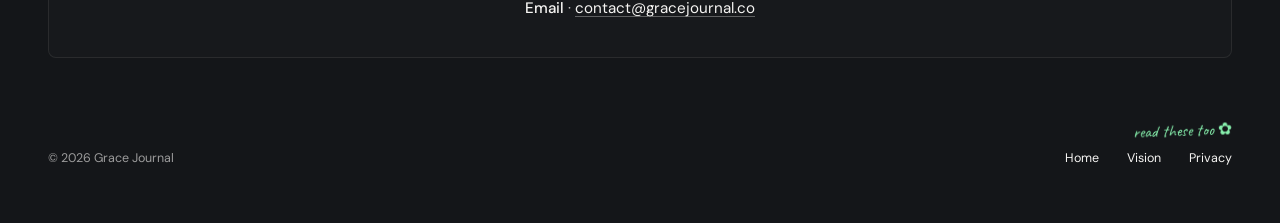
<file: contact.html>
<!DOCTYPE html>
<html lang="en">
<head>
<meta charset="UTF-8">
<meta name="viewport" content="width=device-width, initial-scale=1.0">
<title>Contact Us — Grace Journal</title>
<meta name="description" content="Get in touch with the Grace Journal team — questions, feedback, partnerships, prayer, or support.">
<meta name="theme-color" content="#141619">

<link rel="icon" type="image/png" sizes="32x32" href="Static/icons/favicon-32.png?v=2">
<link rel="icon" type="image/png" sizes="192x192" href="Static/icons/apple-touch-icon.png?v=2">
<link rel="apple-touch-icon" sizes="180x180" href="Static/icons/apple-touch-icon.png?v=2">

<meta property="og:site_name" content="Grace Journal">
<meta property="og:locale" content="en_US">
<meta property="og:type" content="website">
<meta property="og:url" content="https://gracejournal.co/contact.html">
<meta property="og:title" content="Contact Us — Grace Journal">
<meta property="og:description" content="Get in touch with the Grace Journal team.">
<meta property="og:image" content="https://gracejournal.co/Static/icons/og-image.png">
<meta property="og:image:secure_url" content="https://gracejournal.co/Static/icons/og-image.png">
<meta property="og:image:type" content="image/png">
<meta property="og:image:width" content="1200">
<meta property="og:image:height" content="630">
<meta property="og:image:alt" content="Grace Journal — a spiritual growth app">

<meta name="twitter:card" content="summary_large_image">
<meta name="twitter:title" content="Contact Us — Grace Journal">
<meta name="twitter:description" content="Get in touch with the Grace Journal team.">
<meta name="twitter:image" content="https://gracejournal.co/Static/icons/og-image.png">
<meta name="twitter:image:alt" content="Grace Journal — a spiritual growth app">

<link rel="preconnect" href="https://fonts.googleapis.com">
<link rel="preconnect" href="https://fonts.gstatic.com" crossorigin>
<link href="https://fonts.googleapis.com/css2?family=Fraunces:ital,opsz,wght,SOFT@0,9..144,300..600,30..100;1,9..144,300..600,30..100&family=DM+Sans:wght@400;500&family=Caveat:wght@400;600&display=swap" rel="stylesheet">

<link rel="stylesheet" href="legal.css">
<link rel="stylesheet" href="Static/contact-form.css">
</head>
<body>

<div class="container">

  <header class="page-header">
    <a href="index.html" class="brand">
      <img class="brand-logo" src="Static/icons/logo.png" alt="Grace Journal logo">
      <span class="wordmark">Grace</span>
      <span class="wordmark">Journal</span>
    </a>
    <nav class="header-nav" aria-label="Main">
      <a href="vision.html">Grace Vision</a>
      <a href="donate.html">Donate</a>
      <a href="contact.html">Contact Us</a>
      <a class="nav-download" href="index.html#download">Download</a>
      <button class="nav-toggle" aria-label="Open menu" aria-expanded="false" aria-controls="mobile-menu">
        <span></span><span></span><span></span>
      </button>
    </nav>
  </header>

  <div class="mobile-menu" id="mobile-menu">
    <nav class="mobile-menu-nav" aria-label="Mobile">
      <a href="vision.html">Grace Vision</a>
      <a href="donate.html">Donate</a>
      <a href="contact.html">Contact Us</a>
      <a class="mobile-menu-download" href="index.html#download">Download</a>
    </nav>
  </div>

  <div class="title-block">
    <h1 class="page-title">Contact <em>Us</em></h1>
    <span class="effective">We would love to hear from you</span>
  </div>

  <p class="lede">
    Whether you have a question, found something that is not working, want to partner with us, or just want to share how Grace Journal has helped you — reach out. A real person reads every message.
  </p>

  <section class="annotated section-flush">
    <h2><span class="num">1</span>General &amp; support</h2>
    <span class="ann ann-blue ann-margin tilt-l">we read everything ✦</span>
    <p>Questions about the app, account help, bugs, or feedback. Fill in the form below and tell us what is going on — we will do our best to help.</p>
  </section>

  <section class="contact-form-section">

    <form id="contactForm" class="contact-form" action="https://api.web3forms.com/submit" method="POST" novalidate>
      <input type="hidden" name="access_key" value="937ce72f-ecff-441a-ba03-77afaa6f91ef">
      <input type="hidden" name="from_name" value="Grace Journal Contact">
      <input type="hidden" name="subject" id="cf-subject" value="Grace Journal · Contact">
      <input type="checkbox" name="botcheck" class="cf-botcheck" tabindex="-1" autocomplete="off">

      <!-- Request type -->
      <div class="cf-group">
        <label for="cf-type">What is this about? <span class="cf-required">*</span></label>
        <select id="cf-type" name="Request type" class="cf-select" required>
          <option value="" disabled selected>Choose one…</option>
          <option value="bug">🐞 Bug Report — something is broken</option>
          <option value="feature">💡 Feature Request — an idea to add</option>
          <option value="account">🙋 Account Support — login, data, billing</option>
          <option value="general">❓ General Question — anything else</option>
        </select>
      </div>

      <!-- Shared: who you are -->
      <div class="cf-group">
        <label for="cf-name">Your name <span class="cf-required">*</span></label>
        <input id="cf-name" name="Name" class="cf-input" type="text" autocomplete="name" placeholder="First name is fine" required>
      </div>

      <div class="cf-group">
        <label for="cf-email">Your email <span class="cf-required">*</span></label>
        <span class="cf-hint">So we can reply. We never share it.</span>
        <input id="cf-email" name="Email" class="cf-input" type="email" autocomplete="email" placeholder="you@example.com" required>
      </div>

      <!-- ░░ BUG REPORT ░░ -->
      <div class="cf-conditional" data-type="bug">
        <fieldset class="cf-fieldset">
          <div class="cf-group">
            <label for="cf-bug-where">Where did it happen?</label>
            <select id="cf-bug-where" name="Area" class="cf-select">
              <option value="" disabled selected>Choose the area…</option>
              <option>Journal / Notes</option>
              <option>Prayer</option>
              <option>Scripture / Reading</option>
              <option>Grace AI</option>
              <option>Account / Sign in</option>
              <option>Notifications</option>
              <option>Somewhere else / Not sure</option>
            </select>
          </div>

          <div class="cf-group">
            <label for="cf-bug-what">What happened? <span class="cf-required">*</span></label>
            <span class="cf-hint">Just describe what you saw — one or two sentences is plenty.</span>
            <textarea id="cf-bug-what" name="What happened" class="cf-textarea" rows="3" data-required placeholder="e.g. The app closed when I tapped Save on a note."></textarea>
          </div>

          <div class="cf-group">
            <label for="cf-bug-expected">What did you expect instead?</label>
            <input id="cf-bug-expected" name="What was expected" class="cf-input" type="text" placeholder="e.g. The note should have saved and stayed open.">
          </div>

          <div class="cf-group">
            <label for="cf-bug-steps">How can we make it happen again? <span class="cf-hint" style="display:inline">(optional)</span></label>
            <textarea id="cf-bug-steps" name="Steps to reproduce" class="cf-textarea" rows="3" placeholder="1. Open a note&#10;2. Type something&#10;3. Tap Save"></textarea>
          </div>
        </fieldset>
      </div>

      <!-- ░░ FEATURE REQUEST ░░ -->
      <div class="cf-conditional" data-type="feature">
        <fieldset class="cf-fieldset">
          <div class="cf-group">
            <label for="cf-feat-idea">What would you like to see? <span class="cf-required">*</span></label>
            <textarea id="cf-feat-idea" name="Feature idea" class="cf-textarea" rows="3" data-required placeholder="Describe the feature in your own words."></textarea>
          </div>

          <div class="cf-group">
            <label for="cf-feat-why">What would it help you do?</label>
            <span class="cf-hint">The problem it solves helps us prioritise.</span>
            <textarea id="cf-feat-why" name="Why it helps" class="cf-textarea" rows="2" placeholder="e.g. I'd remember to pray for people I wrote down."></textarea>
          </div>
        </fieldset>
      </div>

      <!-- ░░ ACCOUNT SUPPORT ░░ -->
      <div class="cf-conditional" data-type="account">
        <fieldset class="cf-fieldset">
          <div class="cf-group">
            <label for="cf-acct-topic">What do you need help with?</label>
            <select id="cf-acct-topic" name="Account topic" class="cf-select">
              <option value="" disabled selected>Choose one…</option>
              <option>Can't sign in</option>
              <option>Reset password</option>
              <option>Change email</option>
              <option>Delete my account / data</option>
              <option>Something else</option>
            </select>
          </div>

          <div class="cf-group">
            <label for="cf-acct-details">Tell us what's going on <span class="cf-required">*</span></label>
            <textarea id="cf-acct-details" name="Details" class="cf-textarea" rows="3" data-required placeholder="A short description so we can help quickly."></textarea>
          </div>
        </fieldset>
      </div>

      <!-- ░░ GENERAL QUESTION ░░ -->
      <div class="cf-conditional" data-type="general">
        <fieldset class="cf-fieldset">
          <div class="cf-group">
            <label for="cf-gen-message">Your message <span class="cf-required">*</span></label>
            <textarea id="cf-gen-message" name="Message" class="cf-textarea" rows="4" data-required placeholder="What's on your mind?"></textarea>
          </div>
        </fieldset>
      </div>

      <!-- Silent device capture (hidden) -->
      <input type="hidden" name="Device info" id="cf-device" value="">

      <button type="submit" class="cf-submit">Send message</button>
      <p class="cf-error" id="cf-error">Something went wrong sending that. Please try again, or email us at contact@gracejournal.co.</p>
    </form>

    <div class="cf-thanks" id="cf-thanks">
      <h2>Thank <em>you</em></h2>
      <p>Your message is on its way — a real person will read it and get back to you. In the meantime, you are welcome to keep exploring Grace Journal.</p>
    </div>
  </section>

  <section class="annotated">
    <h2><span class="num">2</span>Partnerships &amp; giving</h2>
    <span class="ann ann-sage ann-margin tilt-r">let's build ✦</span>
    <p>If you are a church, foundation, or supporter who wants to come alongside the mission, we would love to talk. See the <a href="donate.html">Donate</a> page, or get in touch directly.</p>
    <p><strong>Email</strong> · <a href="mailto:contact@gracejournal.co?subject=Partnership%20with%20Grace%20Journal">contact@gracejournal.co</a></p>
  </section>

  <section class="annotated">
    <h2><span class="num">3</span>Press &amp; media</h2>
    <span class="ann ann-coral ann-margin tilt-l">say hello ✦</span>
    <p>Writing about Grace Journal or want assets and details? Reach out and we will get back to you.</p>
    <p><strong>Email</strong> · <a href="mailto:contact@gracejournal.co?subject=Press%20%26%20Media">contact@gracejournal.co</a></p>
  </section>

  <div class="contact">
    <h2>Or just email us</h2>
    <p>One inbox for everything. We will route it to the right place.</p>
    <p><strong>Email</strong> · <a href="mailto:contact@gracejournal.co">contact@gracejournal.co</a></p>
  </div>

  <footer class="page-footer">
    <span>© 2026 Grace Journal</span>
    <nav class="footer-links" aria-label="Site">
      <span class="ann ann-footer">read these too ✿</span>
      <a href="index.html">Home</a>
      <a href="vision.html">Vision</a>
      <a href="privacy.html">Privacy</a>
    </nav>
  </footer>

</div>

<script src="Static/menu.js" defer></script>
<script src="Static/contact-form.js" defer></script>

</body>
</html>
</file>
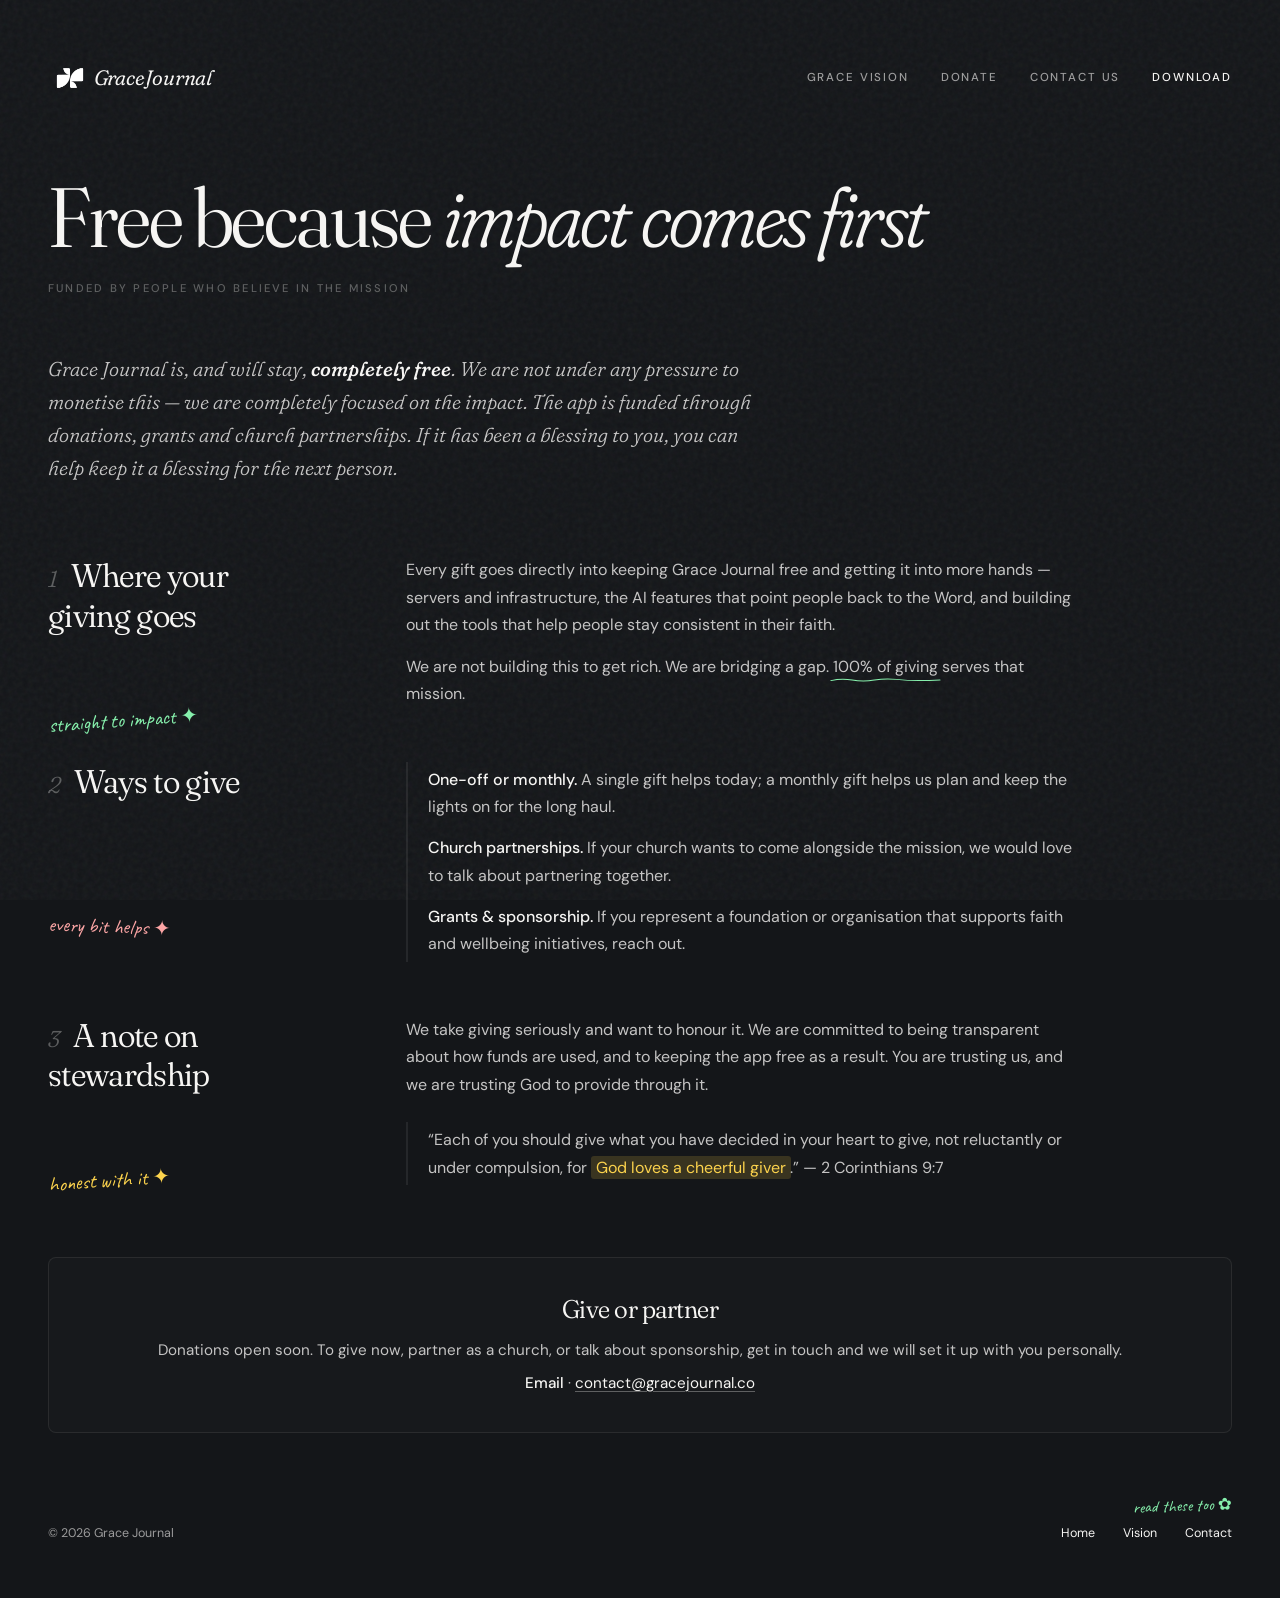
<file: donate.html>
<!DOCTYPE html>
<html lang="en">
<head>
<meta charset="UTF-8">
<meta name="viewport" content="width=device-width, initial-scale=1.0">
<title>Donate — Grace Journal</title>
<meta name="description" content="Grace Journal is free because impact comes first. Help keep it free through donations, grants and church partnerships.">
<meta name="theme-color" content="#141619">

<link rel="icon" type="image/png" sizes="32x32" href="Static/icons/favicon-32.png?v=2">
<link rel="icon" type="image/png" sizes="192x192" href="Static/icons/apple-touch-icon.png?v=2">
<link rel="apple-touch-icon" sizes="180x180" href="Static/icons/apple-touch-icon.png?v=2">

<meta property="og:site_name" content="Grace Journal">
<meta property="og:locale" content="en_US">
<meta property="og:type" content="website">
<meta property="og:url" content="https://gracejournal.co/donate.html">
<meta property="og:title" content="Donate — Grace Journal">
<meta property="og:description" content="Grace Journal is free because impact comes first. Help keep it free.">
<meta property="og:image" content="https://gracejournal.co/Static/icons/og-image.png">
<meta property="og:image:secure_url" content="https://gracejournal.co/Static/icons/og-image.png">
<meta property="og:image:type" content="image/png">
<meta property="og:image:width" content="1200">
<meta property="og:image:height" content="630">
<meta property="og:image:alt" content="Grace Journal — a spiritual growth app">

<meta name="twitter:card" content="summary_large_image">
<meta name="twitter:title" content="Donate — Grace Journal">
<meta name="twitter:description" content="Grace Journal is free because impact comes first. Help keep it free.">
<meta name="twitter:image" content="https://gracejournal.co/Static/icons/og-image.png">
<meta name="twitter:image:alt" content="Grace Journal — a spiritual growth app">

<link rel="preconnect" href="https://fonts.googleapis.com">
<link rel="preconnect" href="https://fonts.gstatic.com" crossorigin>
<link href="https://fonts.googleapis.com/css2?family=Fraunces:ital,opsz,wght,SOFT@0,9..144,300..600,30..100;1,9..144,300..600,30..100&family=DM+Sans:wght@400;500&family=Caveat:wght@400;600&display=swap" rel="stylesheet">

<link rel="stylesheet" href="legal.css">
</head>
<body>

<div class="container">

  <header class="page-header">
    <a href="index.html" class="brand">
      <img class="brand-logo" src="Static/icons/logo.png" alt="Grace Journal logo">
      <span class="wordmark">Grace</span>
      <span class="wordmark">Journal</span>
    </a>
    <nav class="header-nav" aria-label="Main">
      <a href="vision.html">Grace Vision</a>
      <a href="donate.html">Donate</a>
      <a href="contact.html">Contact Us</a>
      <a class="nav-download" href="index.html#download">Download</a>
      <button class="nav-toggle" aria-label="Open menu" aria-expanded="false" aria-controls="mobile-menu">
        <span></span><span></span><span></span>
      </button>
    </nav>
  </header>

  <div class="mobile-menu" id="mobile-menu">
    <nav class="mobile-menu-nav" aria-label="Mobile">
      <a href="vision.html">Grace Vision</a>
      <a href="donate.html">Donate</a>
      <a href="contact.html">Contact Us</a>
      <a class="mobile-menu-download" href="index.html#download">Download</a>
    </nav>
  </div>

  <div class="title-block">
    <h1 class="page-title">Free because <em>impact comes first</em></h1>
    <span class="effective">Funded by people who believe in the mission</span>
  </div>

  <p class="lede">
    Grace Journal is, and will stay, <strong>completely free</strong>. We are not under any pressure to monetise this — we are completely focused on the impact. The app is funded through donations, grants and church partnerships. If it has been a blessing to you, you can help keep it a blessing for the next person.
  </p>

  <section class="annotated">
    <h2><span class="num">1</span>Where your giving goes</h2>
    <span class="ann ann-sage ann-margin tilt-l">straight to impact ✦</span>
    <p>Every gift goes directly into keeping Grace Journal free and getting it into more hands — servers and infrastructure, the AI features that point people back to the Word, and building out the tools that help people stay consistent in their faith.</p>
    <p>We are not building this to get rich. We are bridging a gap. <span class="ul ul-sage">100% of giving</span> serves that mission.</p>
  </section>

  <section class="annotated">
    <h2><span class="num">2</span>Ways to give</h2>
    <span class="ann ann-coral ann-margin tilt-r">every bit helps ✦</span>
    <div class="callout">
      <p><strong>One-off or monthly.</strong> A single gift helps today; a monthly gift helps us plan and keep the lights on for the long haul.</p>
      <p><strong>Church partnerships.</strong> If your church wants to come alongside the mission, we would love to talk about partnering together.</p>
      <p><strong>Grants &amp; sponsorship.</strong> If you represent a foundation or organisation that supports faith and wellbeing initiatives, reach out.</p>
    </div>
  </section>

  <section class="annotated">
    <h2><span class="num">3</span>A note on stewardship</h2>
    <span class="ann ann-yellow ann-margin tilt-l">honest with it ✦</span>
    <p>We take giving seriously and want to honour it. We are committed to being transparent about how funds are used, and to keeping the app free as a result. You are trusting us, and we are trusting God to provide through it.</p>
    <div class="callout">
      <p>&ldquo;Each of you should give what you have decided in your heart to give, not reluctantly or under compulsion, for <span class="hl hl-yellow">God loves a cheerful giver</span>.&rdquo; — 2 Corinthians 9:7</p>
    </div>
  </section>

  <div class="contact">
    <h2>Give or partner</h2>
    <p>Donations open soon. To give now, partner as a church, or talk about sponsorship, get in touch and we will set it up with you personally.</p>
    <p><strong>Email</strong> · <a href="mailto:contact@gracejournal.co?subject=Supporting%20Grace%20Journal">contact@gracejournal.co</a></p>
  </div>

  <footer class="page-footer">
    <span>© 2026 Grace Journal</span>
    <nav class="footer-links" aria-label="Site">
      <span class="ann ann-footer">read these too ✿</span>
      <a href="index.html">Home</a>
      <a href="vision.html">Vision</a>
      <a href="contact.html">Contact</a>
    </nav>
  </footer>

</div>

<script src="Static/menu.js" defer></script>

</body>
</html>
</file>
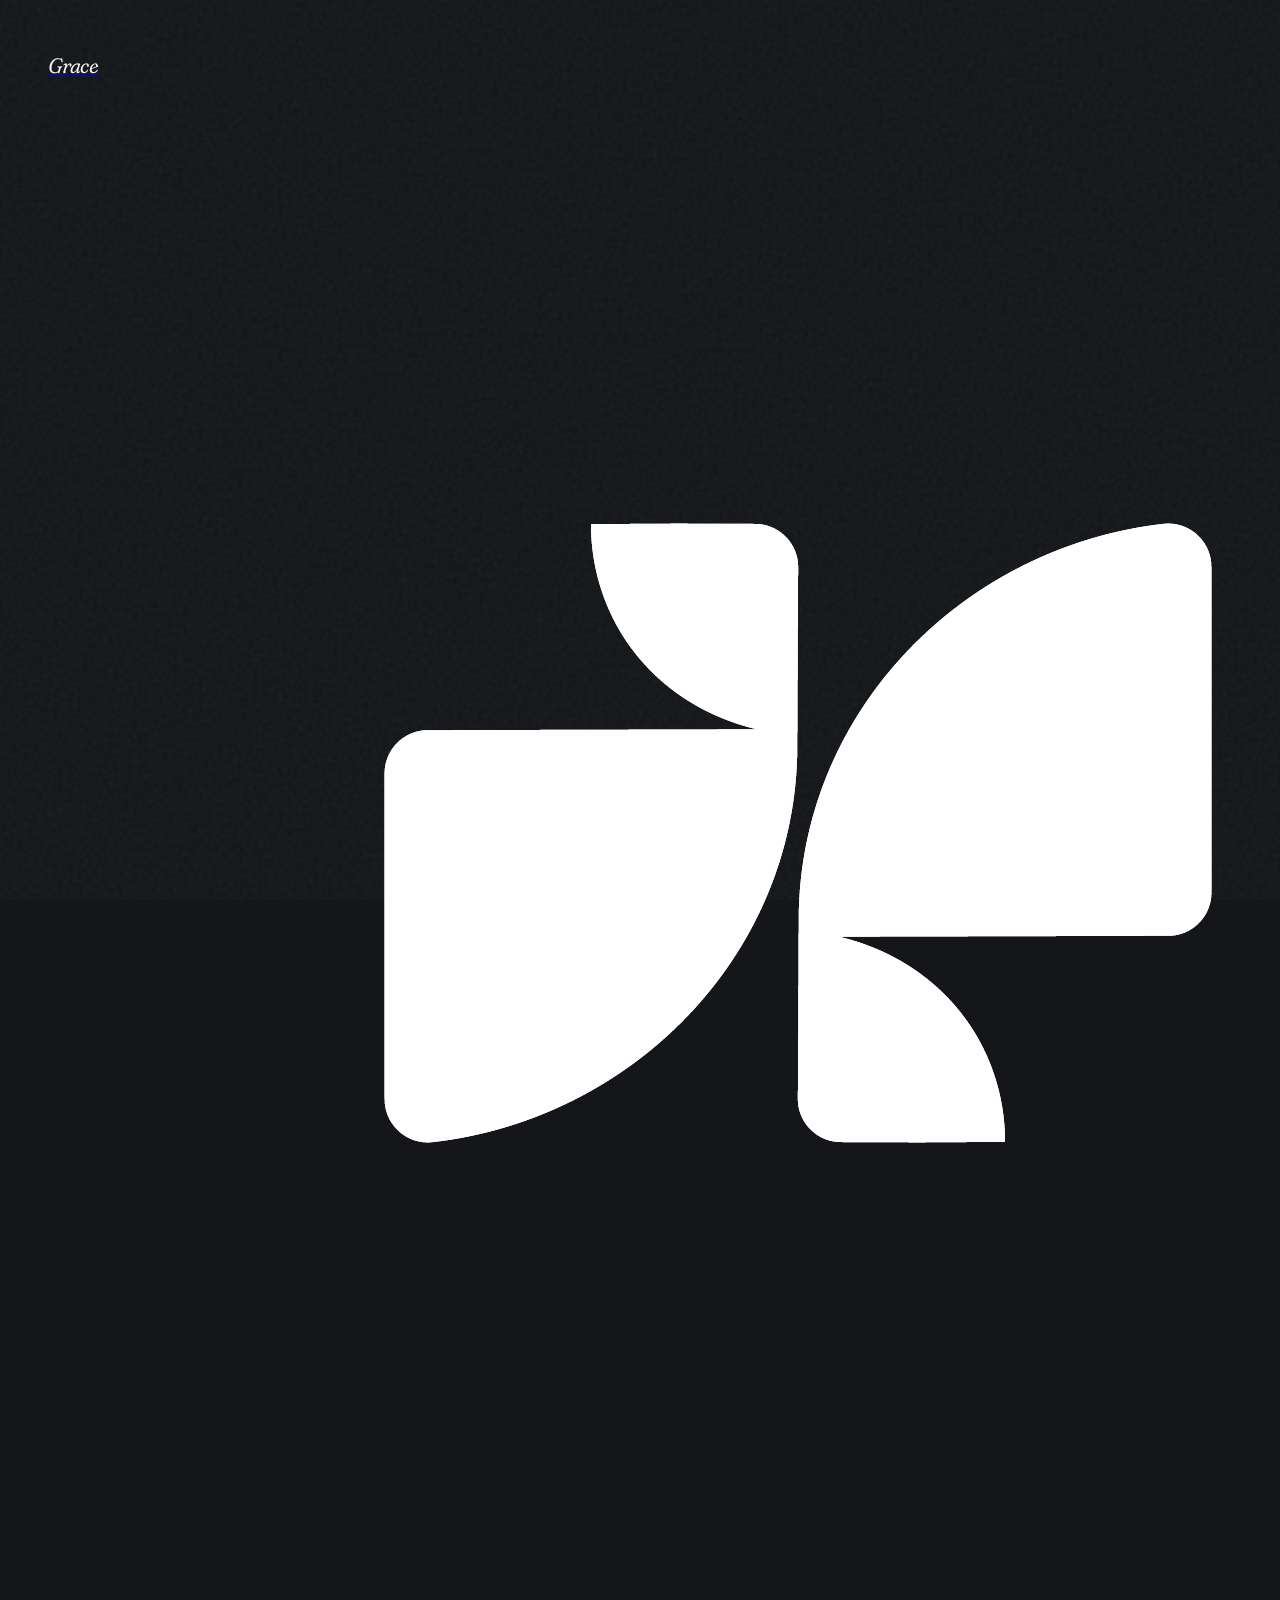
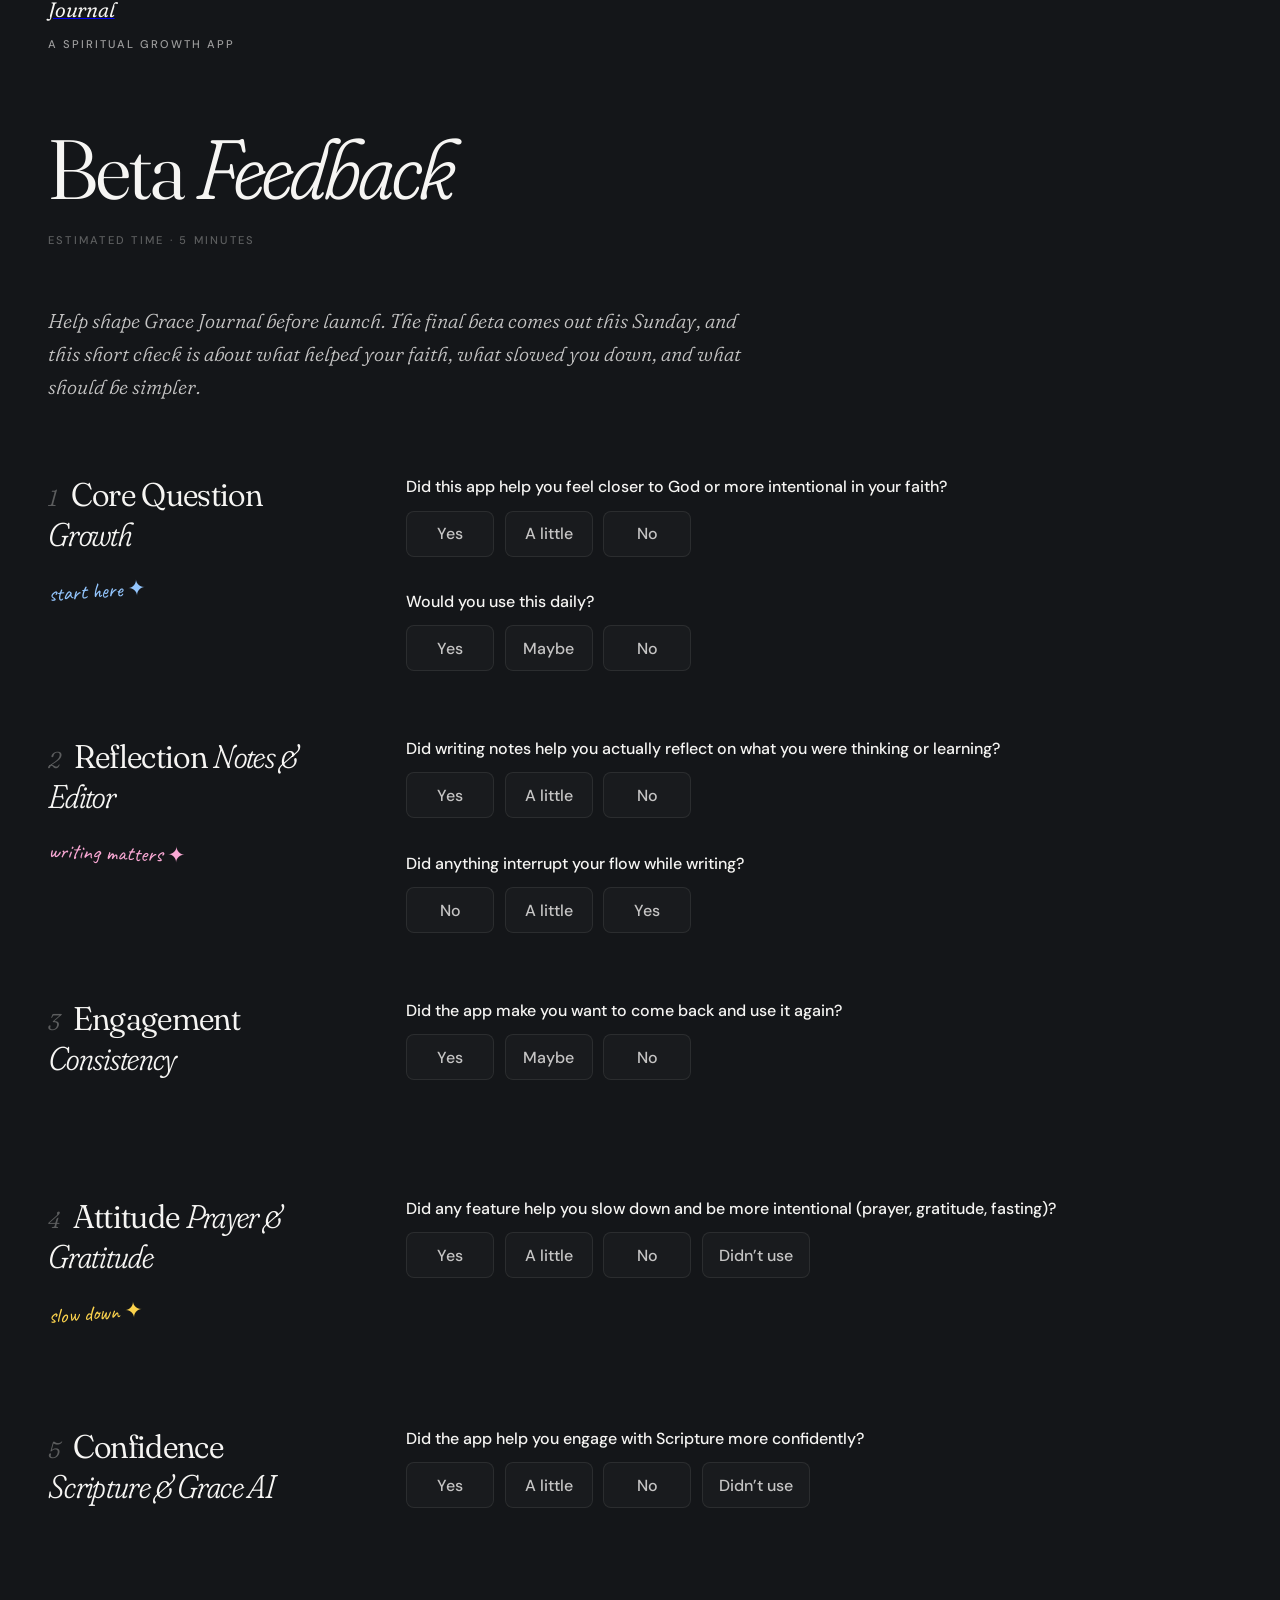
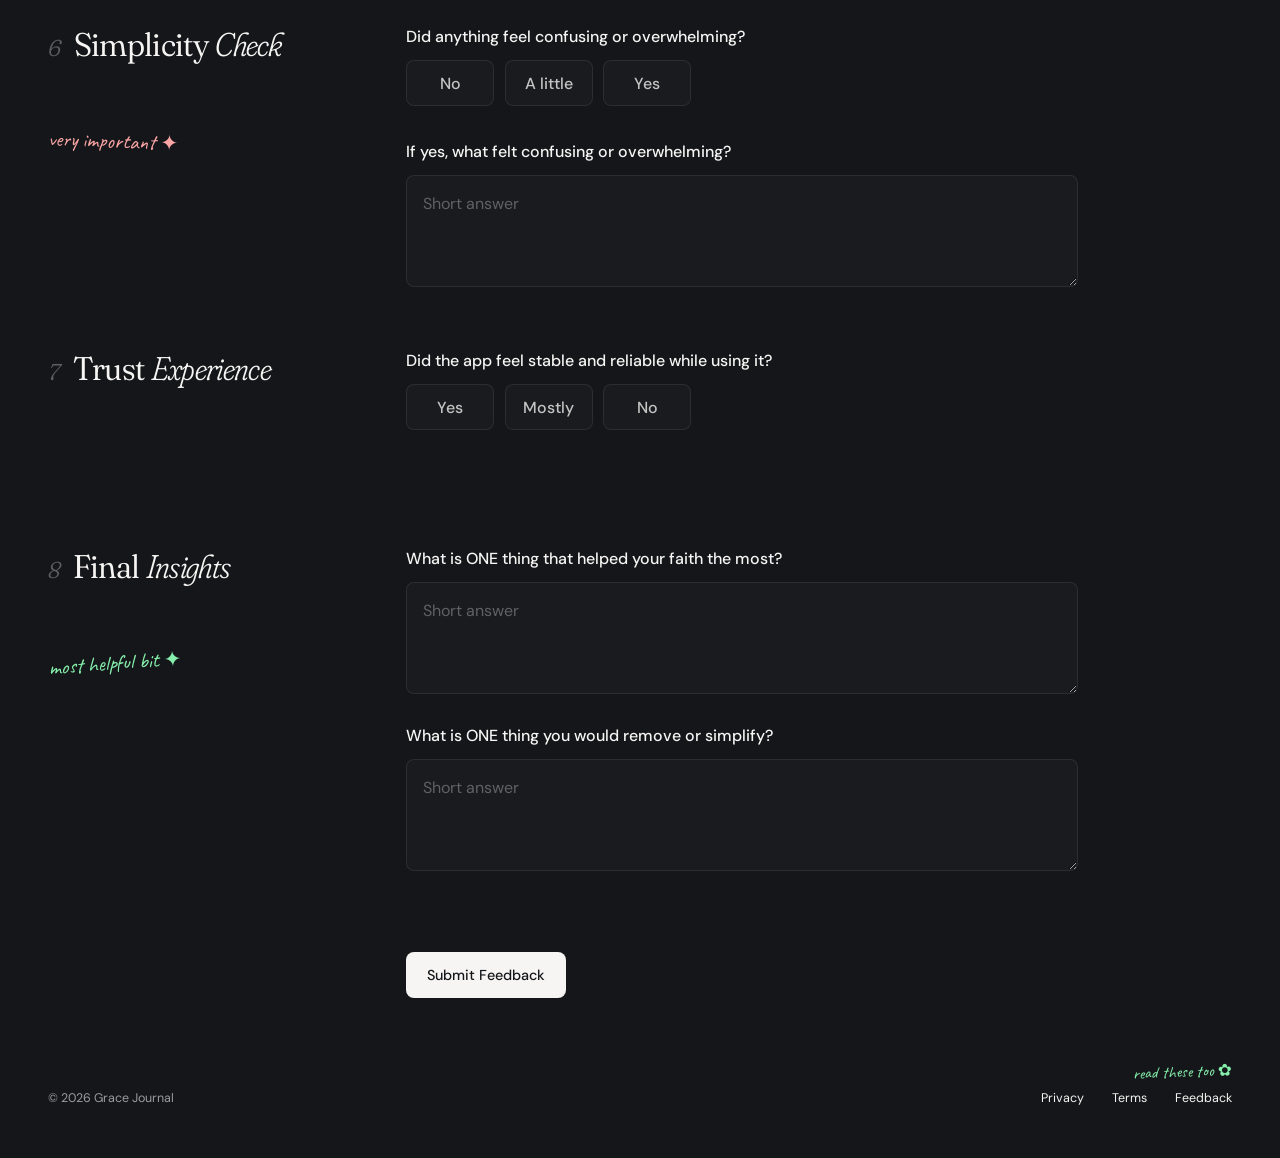
<file: feedback.html>
<!DOCTYPE html>
<html lang="en">
<head>
<meta charset="UTF-8">
<meta name="viewport" content="width=device-width, initial-scale=1.0">
<title>Beta Feedback — Grace Journal</title>
<meta name="description" content="Share your beta feedback for Grace Journal — what worked, what didn't, and what you'd like to see next. Takes about 5 minutes to complete.">
<meta name="theme-color" content="#141619">

<link rel="icon" type="image/png" href="Static/icons/favicon.png">
<link rel="apple-touch-icon" href="Static/icons/favicon.png">

<!-- Open Graph (Facebook, Messenger, iMessage, WhatsApp, LinkedIn, Slack, Discord) -->
<meta property="og:site_name" content="Grace Journal">
<meta property="og:locale" content="en_US">
<meta property="og:type" content="website">
<meta property="og:url" content="https://gracejournal.co/feedback.html">
<meta property="og:title" content="Beta Feedback — Grace Journal">
<meta property="og:description" content="Share your beta feedback for Grace Journal — what worked, what didn't, and what you'd like to see next. Takes about 5 minutes to complete.">
<meta property="og:image" content="https://gracejournal.co/Static/icons/og-image.png">
<meta property="og:image:secure_url" content="https://gracejournal.co/Static/icons/og-image.png">
<meta property="og:image:type" content="image/png">
<meta property="og:image:width" content="1200">
<meta property="og:image:height" content="630">
<meta property="og:image:alt" content="Grace Journal — a spiritual growth app">

<!-- Twitter / X -->
<meta name="twitter:card" content="summary_large_image">
<meta name="twitter:title" content="Beta Feedback — Grace Journal">
<meta name="twitter:description" content="Share your beta feedback for Grace Journal — what worked, what didn't, and what you'd like to see next. Takes about 5 minutes to complete.">
<meta name="twitter:image" content="https://gracejournal.co/Static/icons/og-image.png">
<meta name="twitter:image:alt" content="Grace Journal — a spiritual growth app">

<link rel="preconnect" href="https://fonts.googleapis.com">
<link rel="preconnect" href="https://fonts.gstatic.com" crossorigin>
<link href="https://fonts.googleapis.com/css2?family=Fraunces:ital,opsz,wght,SOFT@0,9..144,300..600,30..100;1,9..144,300..600,30..100&family=DM+Sans:wght@400;500&family=Caveat:wght@400;600&display=swap" rel="stylesheet">

<link href="Static/feedback.css" rel="stylesheet">
</head>
<body>

<div class="container">

  <header class="page-header">
    <a href="index.html" class="brand">
      <span class="wordmark">Grace</span>
      <img class="brand-logo" src="Static/icons/logo.png" alt="Grace Journal logo">
      <span class="wordmark">Journal</span>
    </a>
    <span class="meta">A Spiritual Growth App</span>
  </header>

  <main>
    <div class="title-block">
      <h1 class="page-title">Beta <em>Feedback</em></h1>
      <span class="effective">Estimated time · 5 minutes</span>
    </div>

    <p class="lede">
      Help shape Grace Journal before launch. The final beta comes out this Sunday, and this short check is about what helped your faith, what slowed you down, and what should be simpler.
    </p>

    <form id="feedbackForm" action="https://api.web3forms.com/submit" method="POST">
      <input type="hidden" name="access_key" value="937ce72f-ecff-441a-ba03-77afaa6f91ef">
      <input type="hidden" name="subject" value="New Grace Journal Beta Feedback Response">
      <input type="hidden" name="from_name" value="Grace Journal Feedback">
      <input type="checkbox" name="botcheck" class="botcheck" tabindex="-1" autocomplete="off">

      <section class="form-section annotated">
        <h2><span class="num">1</span>Core Question <em>Growth</em></h2>
        <span class="ann ann-blue ann-margin tilt-l">start here ✦</span>

        <fieldset class="form-group">
          <legend>Did this app help you feel closer to God or more intentional in your faith?</legend>
          <div class="choice-group">
            <label><input type="radio" name="closer-to-god" value="Yes" required><span>Yes</span></label>
            <label><input type="radio" name="closer-to-god" value="A little"><span>A little</span></label>
            <label><input type="radio" name="closer-to-god" value="No"><span>No</span></label>
          </div>
        </fieldset>

        <fieldset class="form-group">
          <legend>Would you use this daily?</legend>
          <div class="choice-group">
            <label><input type="radio" name="daily-use" value="Yes" required><span>Yes</span></label>
            <label><input type="radio" name="daily-use" value="Maybe"><span>Maybe</span></label>
            <label><input type="radio" name="daily-use" value="No"><span>No</span></label>
          </div>
        </fieldset>
      </section>

      <section class="form-section annotated">
        <h2><span class="num">2</span>Reflection <em>Notes &amp; Editor</em></h2>
        <span class="ann ann-pink ann-margin tilt-r">writing matters ✦</span>

        <fieldset class="form-group">
          <legend>Did writing notes help you actually reflect on what you were thinking or learning?</legend>
          <div class="choice-group">
            <label><input type="radio" name="notes-reflection" value="Yes" required><span>Yes</span></label>
            <label><input type="radio" name="notes-reflection" value="A little"><span>A little</span></label>
            <label><input type="radio" name="notes-reflection" value="No"><span>No</span></label>
          </div>
        </fieldset>

        <fieldset class="form-group">
          <legend>Did anything interrupt your flow while writing?</legend>
          <div class="choice-group">
            <label><input type="radio" name="writing-flow-interrupted" value="No" required><span>No</span></label>
            <label><input type="radio" name="writing-flow-interrupted" value="A little"><span>A little</span></label>
            <label><input type="radio" name="writing-flow-interrupted" value="Yes"><span>Yes</span></label>
          </div>
        </fieldset>
      </section>

      <section class="form-section">
        <h2><span class="num">3</span>Engagement <em>Consistency</em></h2>

        <fieldset class="form-group">
          <legend>Did the app make you want to come back and use it again?</legend>
          <div class="choice-group">
            <label><input type="radio" name="come-back" value="Yes" required><span>Yes</span></label>
            <label><input type="radio" name="come-back" value="Maybe"><span>Maybe</span></label>
            <label><input type="radio" name="come-back" value="No"><span>No</span></label>
          </div>
        </fieldset>
      </section>

      <section class="form-section annotated">
        <h2><span class="num">4</span>Attitude <em>Prayer &amp; Gratitude</em></h2>
        <span class="ann ann-yellow ann-margin tilt-l">slow down ✦</span>

        <fieldset class="form-group">
          <legend>Did any feature help you slow down and be more intentional (prayer, gratitude, fasting)?</legend>
          <div class="choice-group">
            <label><input type="radio" name="intentional-features" value="Yes" required><span>Yes</span></label>
            <label><input type="radio" name="intentional-features" value="A little"><span>A little</span></label>
            <label><input type="radio" name="intentional-features" value="No"><span>No</span></label>
            <label><input type="radio" name="intentional-features" value="Didn’t use"><span>Didn’t use</span></label>
          </div>
        </fieldset>
      </section>

      <section class="form-section">
        <h2><span class="num">5</span>Confidence <em>Scripture &amp; Grace AI</em></h2>

        <fieldset class="form-group">
          <legend>Did the app help you engage with Scripture more confidently?</legend>
          <div class="choice-group">
            <label><input type="radio" name="scripture-confidence" value="Yes" required><span>Yes</span></label>
            <label><input type="radio" name="scripture-confidence" value="A little"><span>A little</span></label>
            <label><input type="radio" name="scripture-confidence" value="No"><span>No</span></label>
            <label><input type="radio" name="scripture-confidence" value="Didn’t use"><span>Didn’t use</span></label>
          </div>
        </fieldset>
      </section>

      <section class="form-section annotated">
        <h2><span class="num">6</span>Simplicity <em>Check</em></h2>
        <span class="ann ann-coral ann-margin tilt-r">very important ✦</span>

        <fieldset class="form-group">
          <legend>Did anything feel confusing or overwhelming?</legend>
          <div class="choice-group">
            <label><input type="radio" name="confusing-overwhelming" value="No" required><span>No</span></label>
            <label><input type="radio" name="confusing-overwhelming" value="A little"><span>A little</span></label>
            <label><input type="radio" name="confusing-overwhelming" value="Yes"><span>Yes</span></label>
          </div>
        </fieldset>

        <div class="form-group">
          <label for="confusing-details">If yes, what felt confusing or overwhelming?</label>
          <textarea id="confusing-details" name="confusing-details" rows="3" placeholder="Short answer"></textarea>
        </div>
      </section>

      <section class="form-section">
        <h2><span class="num">7</span>Trust <em>Experience</em></h2>

        <fieldset class="form-group">
          <legend>Did the app feel stable and reliable while using it?</legend>
          <div class="choice-group">
            <label><input type="radio" name="stable-reliable" value="Yes" required><span>Yes</span></label>
            <label><input type="radio" name="stable-reliable" value="Mostly"><span>Mostly</span></label>
            <label><input type="radio" name="stable-reliable" value="No"><span>No</span></label>
          </div>
        </fieldset>
      </section>

      <section class="form-section annotated">
        <h2><span class="num">8</span>Final <em>Insights</em></h2>
        <span class="ann ann-sage ann-margin tilt-l">most helpful bit ✦</span>

        <div class="form-group">
          <label for="faith-helped-most">What is ONE thing that helped your faith the most?</label>
          <textarea id="faith-helped-most" name="faith-helped-most" rows="3" placeholder="Short answer" required></textarea>
        </div>

        <div class="form-group">
          <label for="remove-or-simplify">What is ONE thing you would remove or simplify?</label>
          <textarea id="remove-or-simplify" name="remove-or-simplify" rows="3" placeholder="Short answer" required></textarea>
        </div>
      </section>

      <div class="submit-section">
        <button type="submit" class="submit-btn">Submit Feedback</button>
      </div>
    </form>

    <div class="thank-you" id="thankYou">
      <h2>Thank <em>you</em></h2>
      <p>Your feedback has been submitted successfully and will help shape Grace Journal.</p>
    </div>
  </main>

  <footer class="page-footer">
    <span>© 2026 Grace Journal</span>
    <nav class="footer-links" aria-label="Legal">
      <span class="ann ann-footer">read these too ✿</span>
      <a href="privacy.html">Privacy</a>
      <a href="terms.html">Terms</a>
      <a href="feedback.html">Feedback</a>
    </nav>
  </footer>

</div>

<script src="Static/feedback.js"></script>
</body>
</html>
</file>
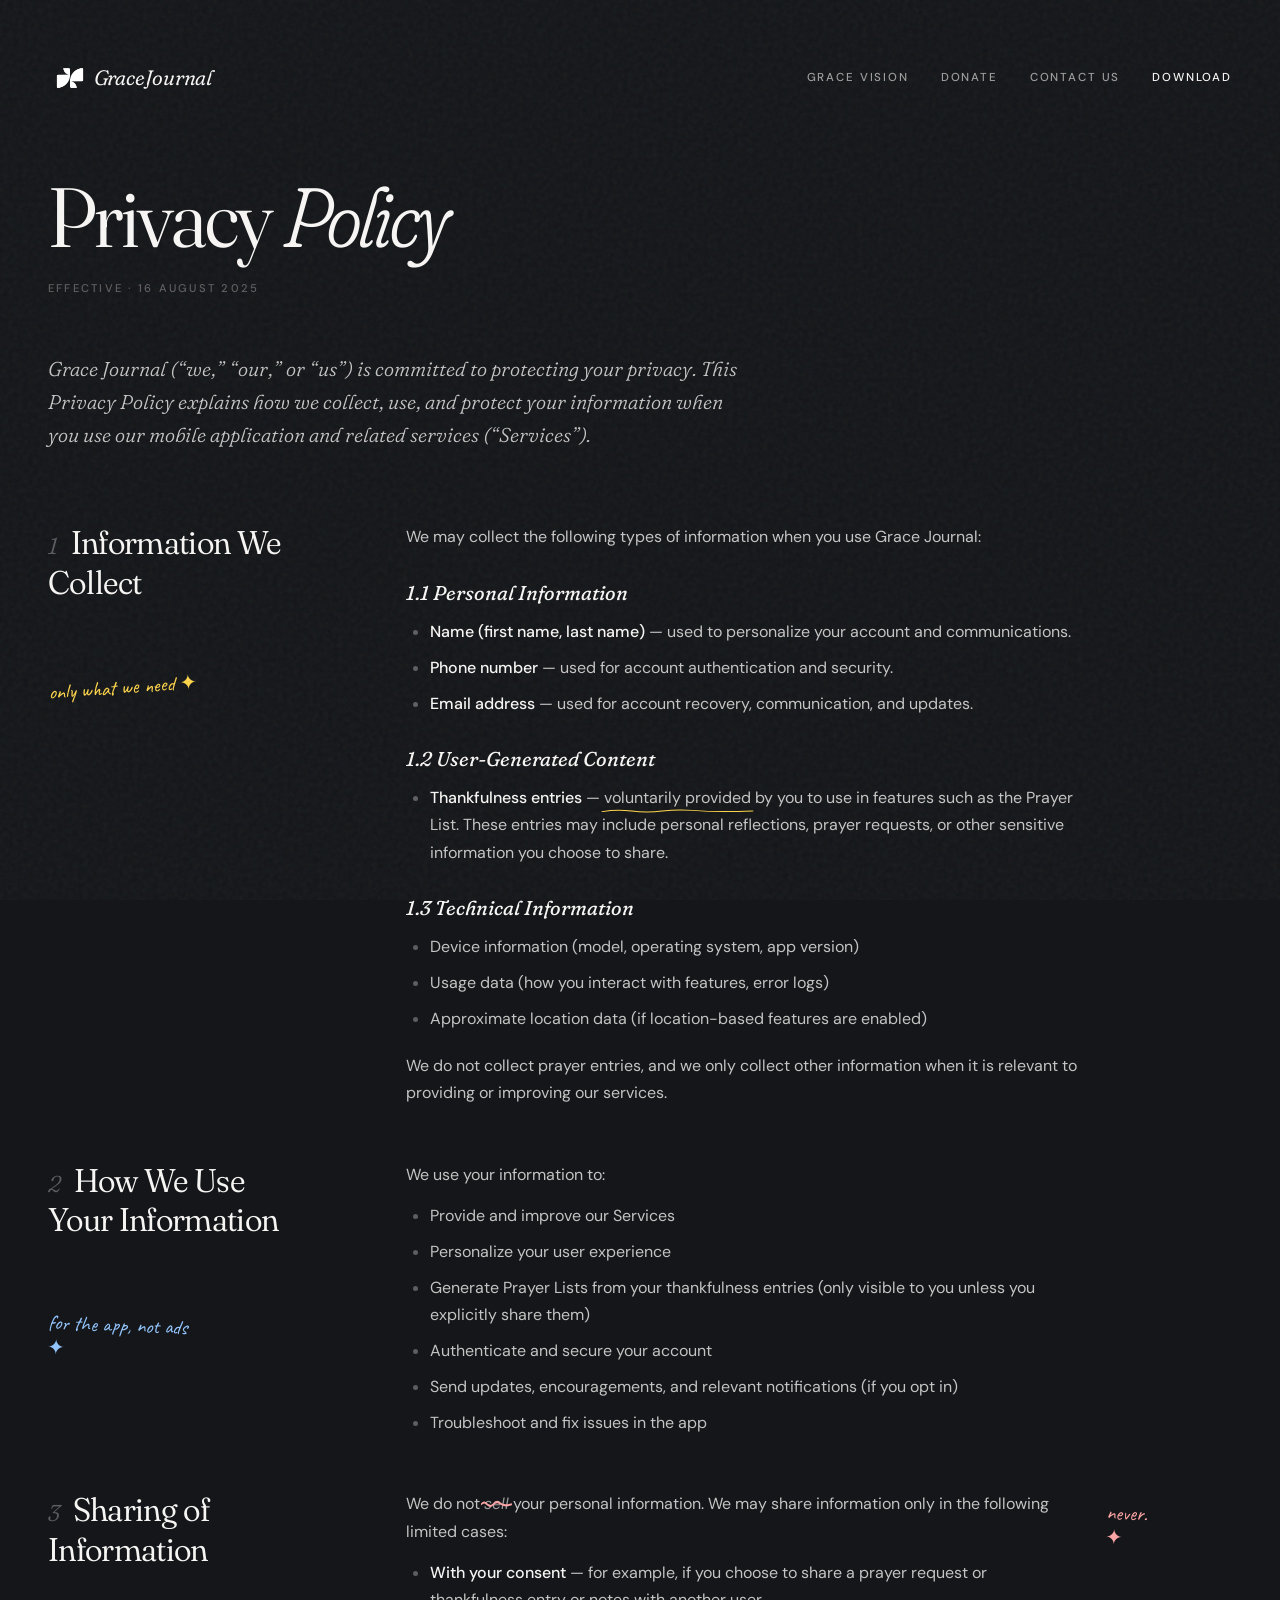
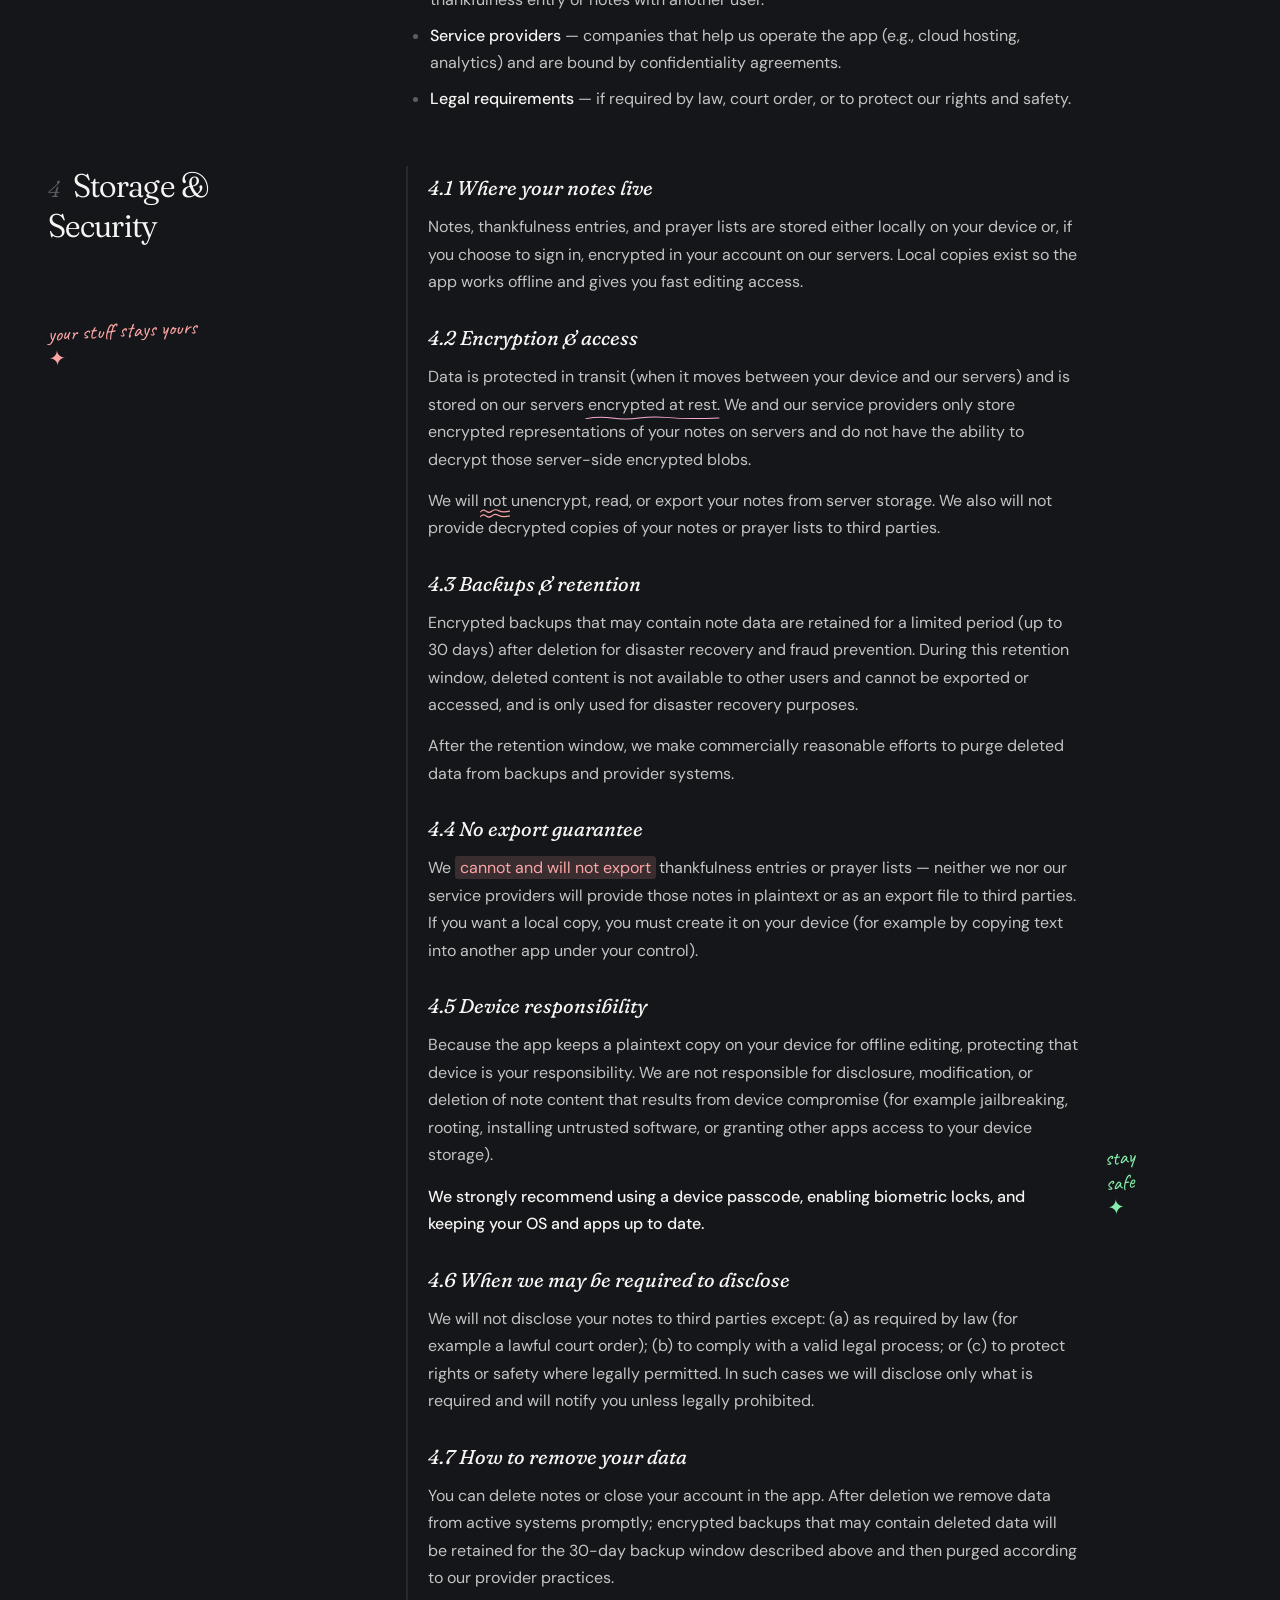
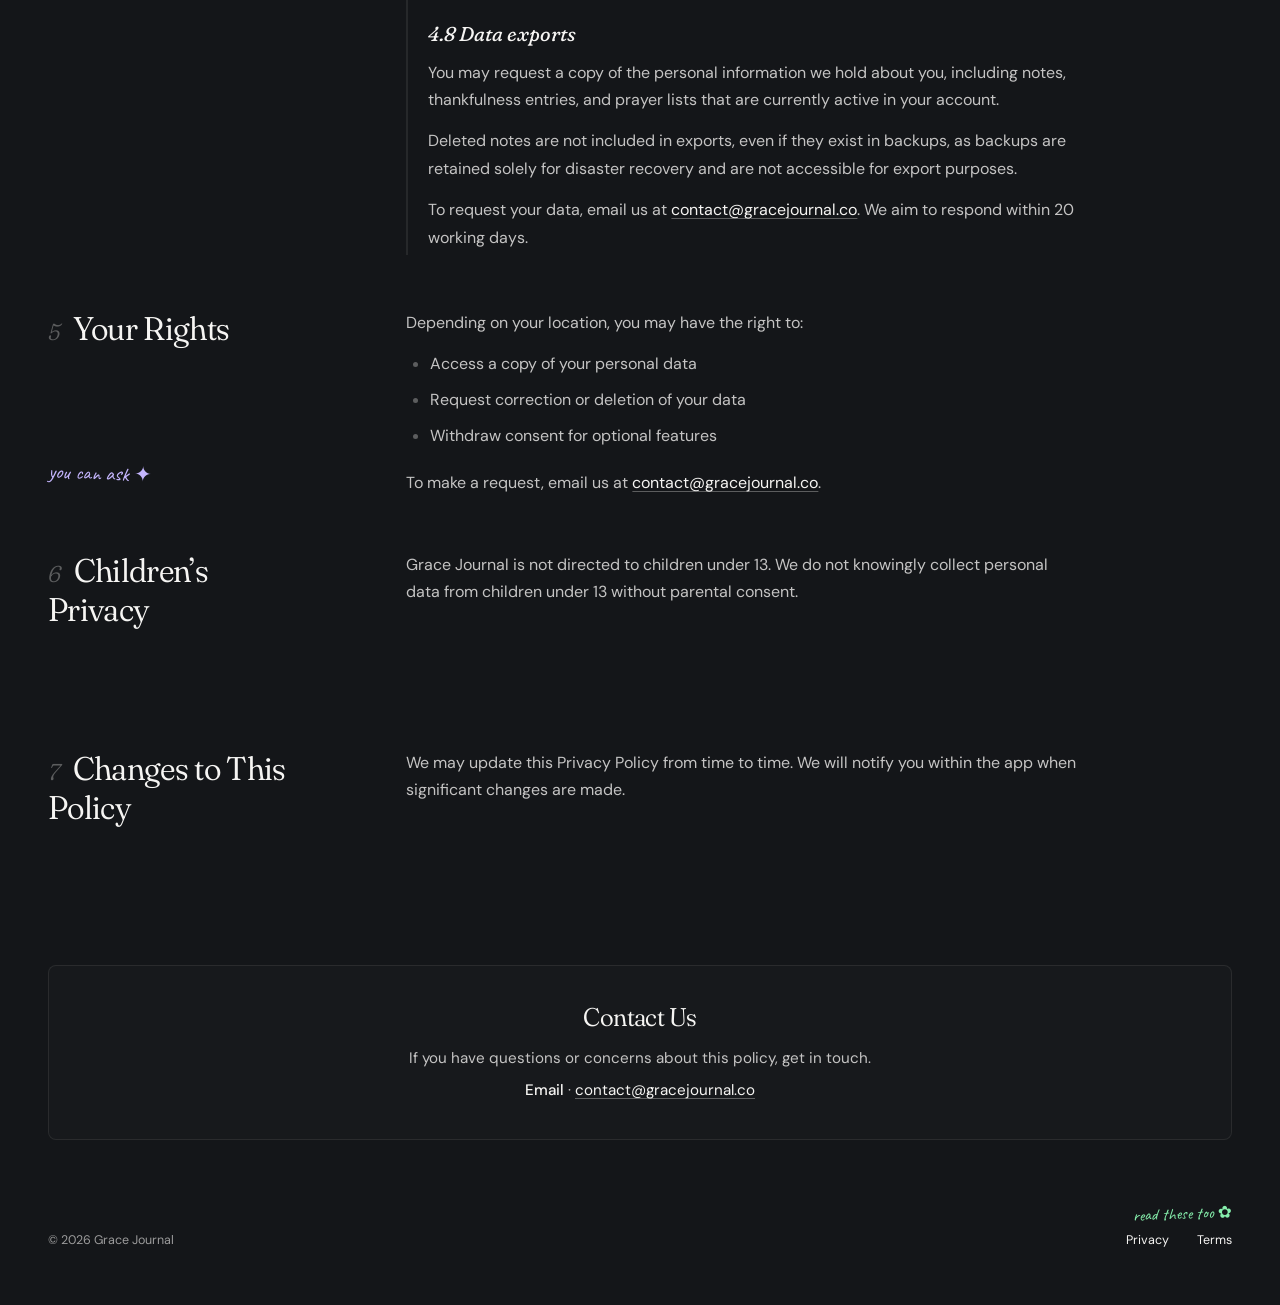
<file: privacy.html>
<!DOCTYPE html>
<html lang="en">
<head>
<meta charset="UTF-8">
<meta name="viewport" content="width=device-width, initial-scale=1.0">
<title>Privacy Policy — Grace Journal</title>
<meta name="description" content="How Grace Journal collects, uses, stores, and protects your information. Read the full privacy policy for the Grace Journal spiritual growth app.">
<meta name="theme-color" content="#141619">

<link rel="icon" type="image/png" sizes="32x32" href="Static/icons/favicon-32.png?v=2">
<link rel="icon" type="image/png" sizes="192x192" href="Static/icons/apple-touch-icon.png?v=2">
<link rel="apple-touch-icon" sizes="180x180" href="Static/icons/apple-touch-icon.png?v=2">

<!-- Open Graph (Facebook, Messenger, iMessage, WhatsApp, LinkedIn, Slack, Discord) -->
<meta property="og:site_name" content="Grace Journal">
<meta property="og:locale" content="en_US">
<meta property="og:type" content="website">
<meta property="og:url" content="https://gracejournal.co/privacy.html">
<meta property="og:title" content="Privacy Policy — Grace Journal">
<meta property="og:description" content="How Grace Journal collects, uses, stores, and protects your information. Read the full privacy policy for the Grace Journal spiritual growth app.">
<meta property="og:image" content="https://gracejournal.co/Static/icons/og-image.png">
<meta property="og:image:secure_url" content="https://gracejournal.co/Static/icons/og-image.png">
<meta property="og:image:type" content="image/png">
<meta property="og:image:width" content="1200">
<meta property="og:image:height" content="630">
<meta property="og:image:alt" content="Grace Journal — a spiritual growth app">

<!-- Twitter / X -->
<meta name="twitter:card" content="summary_large_image">
<meta name="twitter:title" content="Privacy Policy — Grace Journal">
<meta name="twitter:description" content="How Grace Journal collects, uses, stores, and protects your information. Read the full privacy policy for the Grace Journal spiritual growth app.">
<meta name="twitter:image" content="https://gracejournal.co/Static/icons/og-image.png">
<meta name="twitter:image:alt" content="Grace Journal — a spiritual growth app">

<link rel="preconnect" href="https://fonts.googleapis.com">
<link rel="preconnect" href="https://fonts.gstatic.com" crossorigin>
<link href="https://fonts.googleapis.com/css2?family=Fraunces:ital,opsz,wght,SOFT@0,9..144,300..600,30..100;1,9..144,300..600,30..100&family=DM+Sans:wght@400;500&family=Caveat:wght@400;600&display=swap" rel="stylesheet">

<link rel="stylesheet" href="legal.css">
</head>
<body>

<div class="container">

  <header class="page-header">
    <a href="index.html" class="brand">
      <img class="brand-logo" src="Static/icons/logo.png" alt="Grace Journal logo">
      <span class="wordmark">Grace</span>
      <span class="wordmark">Journal</span>
    </a>
    <nav class="header-nav" aria-label="Main">
      <a href="vision.html">Grace Vision</a>
      <a href="donate.html">Donate</a>
      <a href="contact.html">Contact Us</a>
      <a class="nav-download" href="index.html#download">Download</a>
      <button class="nav-toggle" aria-label="Open menu" aria-expanded="false" aria-controls="mobile-menu">
        <span></span><span></span><span></span>
      </button>
    </nav>
  </header>

  <div class="mobile-menu" id="mobile-menu">
    <nav class="mobile-menu-nav" aria-label="Mobile">
      <a href="vision.html">Grace Vision</a>
      <a href="donate.html">Donate</a>
      <a href="contact.html">Contact Us</a>
      <a class="mobile-menu-download" href="index.html#download">Download</a>
    </nav>
  </div>

  <div class="title-block">
    <h1 class="page-title">Privacy <em>Policy</em></h1>
    <span class="effective">Effective · 16 August 2025</span>
  </div>

  <p class="lede">
    Grace Journal (&ldquo;we,&rdquo; &ldquo;our,&rdquo; or &ldquo;us&rdquo;) is committed to protecting your privacy. This Privacy Policy explains how we collect, use, and protect your information when you use our mobile application and related services (&ldquo;Services&rdquo;).
  </p>

  <section class="annotated">
    <h2><span class="num">1</span>Information We Collect</h2>
    <span class="ann ann-yellow ann-margin tilt-l">only what we need ✦</span>
    <p>We may collect the following types of information when you use Grace Journal:</p>

    <h3>1.1 Personal Information</h3>
    <ul>
      <li><strong>Name (first name, last name)</strong> — used to personalize your account and communications.</li>
      <li><strong>Phone number</strong> — used for account authentication and security.</li>
      <li><strong>Email address</strong> — used for account recovery, communication, and updates.</li>
    </ul>

    <h3>1.2 User-Generated Content</h3>
    <ul>
      <li><strong>Thankfulness entries</strong> — <span class="ul ul-yellow">voluntarily provided</span> by you to use in features such as the Prayer List. These entries may include personal reflections, prayer requests, or other sensitive information you choose to share.</li>
    </ul>

    <h3>1.3 Technical Information</h3>
    <ul>
      <li>Device information (model, operating system, app version)</li>
      <li>Usage data (how you interact with features, error logs)</li>
      <li>Approximate location data (if location-based features are enabled)</li>
    </ul>

    <p>We do not collect prayer entries, and we only collect other information when it is relevant to providing or improving our services.</p>
  </section>

  <section class="annotated">
    <h2><span class="num">2</span>How We Use Your Information</h2>
    <span class="ann ann-blue ann-margin tilt-r">for the app, not ads ✦</span>
    <p>We use your information to:</p>
    <ul>
      <li>Provide and improve our Services</li>
      <li>Personalize your user experience</li>
      <li>Generate Prayer Lists from your thankfulness entries (only visible to you unless you explicitly share them)</li>
      <li>Authenticate and secure your account</li>
      <li>Send updates, encouragements, and relevant notifications (if you opt in)</li>
      <li>Troubleshoot and fix issues in the app</li>
    </ul>
  </section>

  <section>
    <h2><span class="num">3</span>Sharing of Information</h2>
    <div class="annotated">
      <p>We do not <span class="scribble scribble-coral">sell</span> your personal information. We may share information only in the following limited cases:</p>
      <span class="ann ann-coral ann-margin tilt-r">never. ✦</span>
    </div>
    <ul>
      <li><strong>With your consent</strong> — for example, if you choose to share a prayer request or thankfulness entry or notes with another user.</li>
      <li><strong>Service providers</strong> — companies that help us operate the app (e.g., cloud hosting, analytics) and are bound by confidentiality agreements.</li>
      <li><strong>Legal requirements</strong> — if required by law, court order, or to protect our rights and safety.</li>
    </ul>
  </section>

  <section class="annotated">
    <h2><span class="num">4</span>Storage &amp; Security</h2>
    <span class="ann ann-coral ann-margin">your stuff stays yours ✦</span>

    <div class="callout">
      <h3>4.1 Where your notes live</h3>
      <p>Notes, thankfulness entries, and prayer lists are stored either locally on your device or, if you choose to sign in, encrypted in your account on our servers. Local copies exist so the app works offline and gives you fast editing access.</p>

      <h3>4.2 Encryption &amp; access</h3>
      <p>Data is protected in transit (when it moves between your device and our servers) and is stored on our servers <span class="ul ul-pink">encrypted at rest</span>. We and our service providers only store encrypted representations of your notes on servers and do not have the ability to decrypt those server-side encrypted blobs.</p>
      <p>We will <span class="ul ul-double ul-coral">not</span> unencrypt, read, or export your notes from server storage. We also will not provide decrypted copies of your notes or prayer lists to third parties.</p>

      <h3>4.3 Backups &amp; retention</h3>
      <p>Encrypted backups that may contain note data are retained for a limited period (up to 30 days) after deletion for disaster recovery and fraud prevention. During this retention window, deleted content is not available to other users and cannot be exported or accessed, and is only used for disaster recovery purposes.</p>
      <p>After the retention window, we make commercially reasonable efforts to purge deleted data from backups and provider systems.</p>

      <h3>4.4 No export guarantee</h3>
      <p>We <span class="hl hl-coral">cannot and will not export</span> thankfulness entries or prayer lists — neither we nor our service providers will provide those notes in plaintext or as an export file to third parties. If you want a local copy, you must create it on your device (for example by copying text into another app under your control).</p>

      <div class="annotated">
        <h3>4.5 Device responsibility</h3>
        <p>Because the app keeps a plaintext copy on your device for offline editing, protecting that device is your responsibility. We are not responsible for disclosure, modification, or deletion of note content that results from device compromise (for example jailbreaking, rooting, installing untrusted software, or granting other apps access to your device storage).</p>
        <p><strong>We strongly recommend using a device passcode, enabling biometric locks, and keeping your OS and apps up to date.</strong></p>
        <span class="ann ann-sage ann-margin ann-bottom tilt-l">stay safe ✦</span>
      </div>

      <h3>4.6 When we may be required to disclose</h3>
      <p>We will not disclose your notes to third parties except: (a) as required by law (for example a lawful court order); (b) to comply with a valid legal process; or (c) to protect rights or safety where legally permitted. In such cases we will disclose only what is required and will notify you unless legally prohibited.</p>

      <h3>4.7 How to remove your data</h3>
      <p>You can delete notes or close your account in the app. After deletion we remove data from active systems promptly; encrypted backups that may contain deleted data will be retained for the 30-day backup window described above and then purged according to our provider practices.</p>

      <h3>4.8 Data exports</h3>
      <p>You may request a copy of the personal information we hold about you, including notes, thankfulness entries, and prayer lists that are currently active in your account.</p>
      <p>Deleted notes are not included in exports, even if they exist in backups, as backups are retained solely for disaster recovery and are not accessible for export purposes.</p>
      <p>To request your data, email us at <a href="mailto:contact@gracejournal.co">contact@gracejournal.co</a>. We aim to respond within 20 working days.</p>
    </div>
  </section>

  <section class="annotated">
    <h2><span class="num">5</span>Your Rights</h2>
    <span class="ann ann-purple ann-margin tilt-r">you can ask ✦</span>
    <p>Depending on your location, you may have the right to:</p>
    <ul>
      <li>Access a copy of your personal data</li>
      <li>Request correction or deletion of your data</li>
      <li>Withdraw consent for optional features</li>
    </ul>
    <p>To make a request, email us at <a href="mailto:contact@gracejournal.co">contact@gracejournal.co</a>.</p>
  </section>

  <section>
    <h2><span class="num">6</span>Children&rsquo;s Privacy</h2>
    <p>Grace Journal is not directed to children under 13. We do not knowingly collect personal data from children under 13 without parental consent.</p>
  </section>

  <section>
    <h2><span class="num">7</span>Changes to This Policy</h2>
    <p>We may update this Privacy Policy from time to time. We will notify you within the app when significant changes are made.</p>
  </section>

  <div class="contact">
    <h2>Contact Us</h2>
    <p>If you have questions or concerns about this policy, get in touch.</p>
    <p><strong>Email</strong> · <a href="mailto:contact@gracejournal.co">contact@gracejournal.co</a></p>
  </div>

  <footer class="page-footer">
    <span>© 2026 Grace Journal</span>
    <nav class="footer-links" aria-label="Legal">
      <span class="ann ann-footer">read these too ✿</span>
      <a href="privacy.html">Privacy</a>
      <a href="terms.html">Terms</a>
    </nav>
  </footer>

</div>

<script src="Static/menu.js" defer></script>

</body>
</html>
</file>
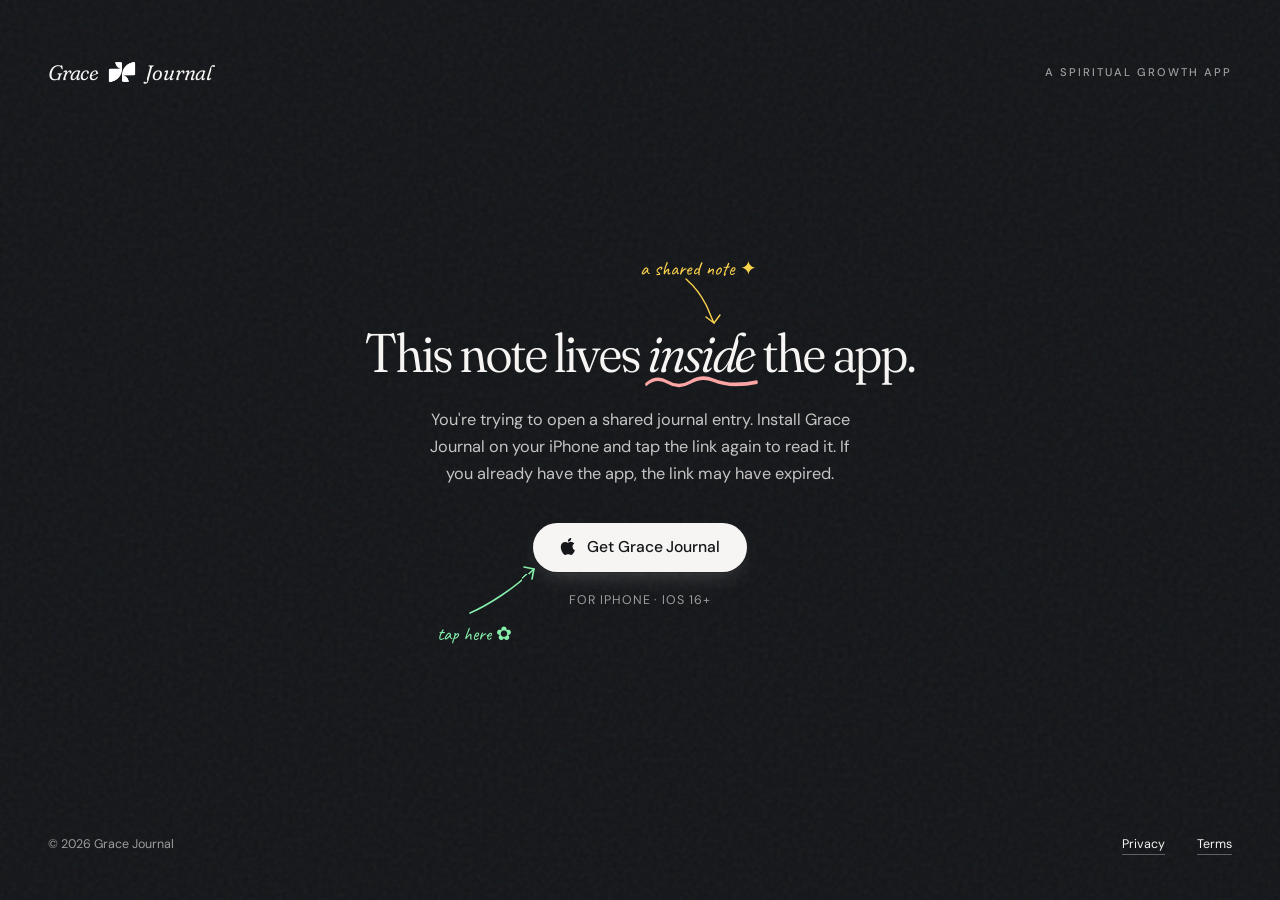
<file: share.html>
<!DOCTYPE html>
<html lang="en">
<head>
<meta charset="UTF-8">
<meta name="viewport" content="width=device-width, initial-scale=1.0">
<title>Grace Journal — Open in the app</title>
<meta name="description" content="Open this shared note in the Grace Journal app for iPhone.">

<link rel="icon" type="image/png" href="Static/icons/favicon.png">
<link rel="apple-touch-icon" href="Static/icons/favicon.png">

<!-- Open Graph / iMessage preview -->
<meta property="og:title" content="A shared note from Grace Journal">
<meta property="og:description" content="Install Grace Journal to view this shared note.">
<meta property="og:type" content="website">
<meta property="og:url" content="https://gracejournal.co">

<link rel="preconnect" href="https://fonts.googleapis.com">
<link rel="preconnect" href="https://fonts.gstatic.com" crossorigin>
<link href="https://fonts.googleapis.com/css2?family=Fraunces:ital,opsz,wght,SOFT@0,9..144,300..600,30..100;1,9..144,300..600,30..100&family=DM+Sans:wght@400;500&family=Caveat:wght@400;600&display=swap" rel="stylesheet">

<link rel="stylesheet" href="Static/share.css">
</head>
<body>

<!-- Hand-drawn roughness filter — makes any SVG stroke wobble like pencil -->
<svg class="defs" aria-hidden="true">
  <defs>
    <filter id="rough" x="-5%" y="-5%" width="110%" height="110%">
      <feTurbulence type="fractalNoise" baseFrequency="0.03" numOctaves="2" seed="4"/>
      <feDisplacementMap in="SourceGraphic" scale="2"/>
    </filter>
  </defs>
</svg>

<header>
  <a href="index.html" class="brand">
    <span class="wordmark">Grace</span>
    <img class="brand-logo" src="Static/icons/logo.png" alt="Grace Journal logo">
    <span class="wordmark">Journal</span>
  </a>
  <span class="meta">A Spiritual Growth App</span>
</header>

<main>
  <div class="share-wrap">

    <span class="ann ann-headline">a shared note ✦</span>
    <svg class="ann-arrow-headline" viewBox="0 0 55 55" aria-hidden="true">
      <path d="M 8 6 Q 22 18, 30 36 Q 34 46, 36 50"
            stroke="currentColor" stroke-width="1.4"
            fill="none" stroke-linecap="round"
            filter="url(#rough)"/>
      <path d="M 28 44 L 36 50 L 42 42"
            stroke="currentColor" stroke-width="1.4"
            fill="none" stroke-linecap="round" stroke-linejoin="round"
            filter="url(#rough)"/>
    </svg>

    <h1 class="headline">
      This note lives <em class="ul ul-coral">inside</em> the app.
    </h1>

    <p class="lede">
      You're trying to open a shared journal entry. Install Grace Journal on your iPhone and tap the link again to read it. If you already have the app, the link may have expired.
    </p>

    <div class="cta-wrap">
      <a href="https://apps.apple.com/app/grace-journal/idYOUR_APP_ID" class="cta">
        <svg viewBox="0 0 24 24" fill="currentColor" aria-hidden="true">
          <path d="M17.05 12.04c-.03-2.95 2.41-4.36 2.52-4.43-1.38-2.01-3.52-2.29-4.28-2.32-1.81-.18-3.55 1.07-4.47 1.07-.94 0-2.36-1.05-3.88-1.02-2 .03-3.84 1.16-4.87 2.95-2.08 3.6-.53 8.92 1.5 11.84.99 1.43 2.17 3.04 3.71 2.98 1.5-.06 2.07-.97 3.88-.97 1.81 0 2.32.97 3.9.94 1.61-.03 2.63-1.46 3.61-2.9 1.14-1.66 1.6-3.27 1.63-3.36-.04-.02-3.13-1.2-3.16-4.78zM14.16 3.45c.81-.99 1.36-2.36 1.21-3.73-1.17.05-2.59.78-3.43 1.76-.75.87-1.41 2.26-1.23 3.6 1.3.1 2.64-.66 3.45-1.63z"/>
        </svg>
        Get Grace Journal
      </a>
      <svg class="ann-arrow-cta" viewBox="0 0 80 60" aria-hidden="true">
        <path d="M 6 54 Q 20 48, 38 36 Q 56 24, 70 10"
              stroke="currentColor" stroke-width="1.6"
              fill="none" stroke-linecap="round"
              filter="url(#rough)"/>
        <path d="M 60 8 L 70 10 L 68 20"
              stroke="currentColor" stroke-width="1.6"
              fill="none" stroke-linecap="round" stroke-linejoin="round"
              filter="url(#rough)"/>
      </svg>
      <span class="ann ann-cta">tap here ✿</span>
    </div>

    <p class="note">For iPhone · iOS 16+</p>

  </div>
</main>

<footer>
  <span>© 2026 Grace Journal</span>
  <nav class="nav-links" aria-label="Legal">
    <a href="privacy.html">Privacy</a>
    <a href="terms.html">Terms</a>
  </nav>
</footer>

</body>
</html>
</file>
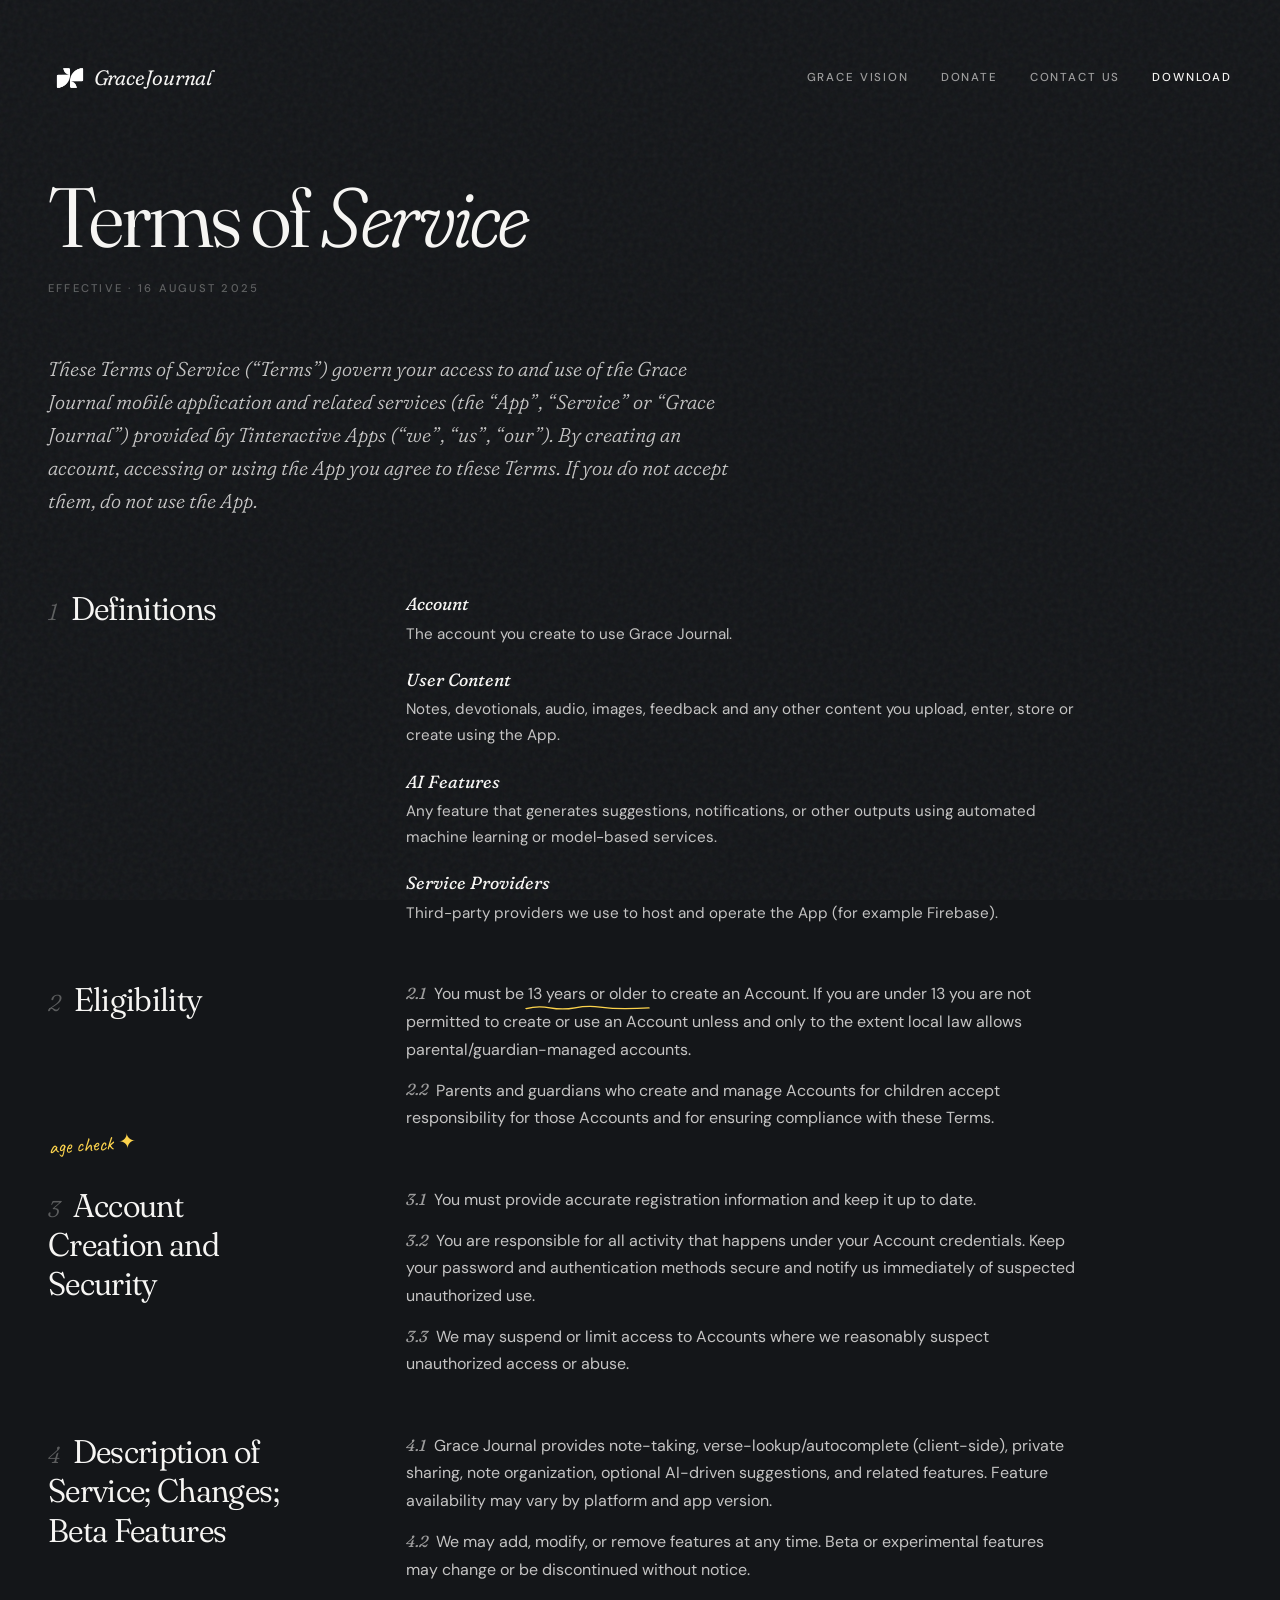
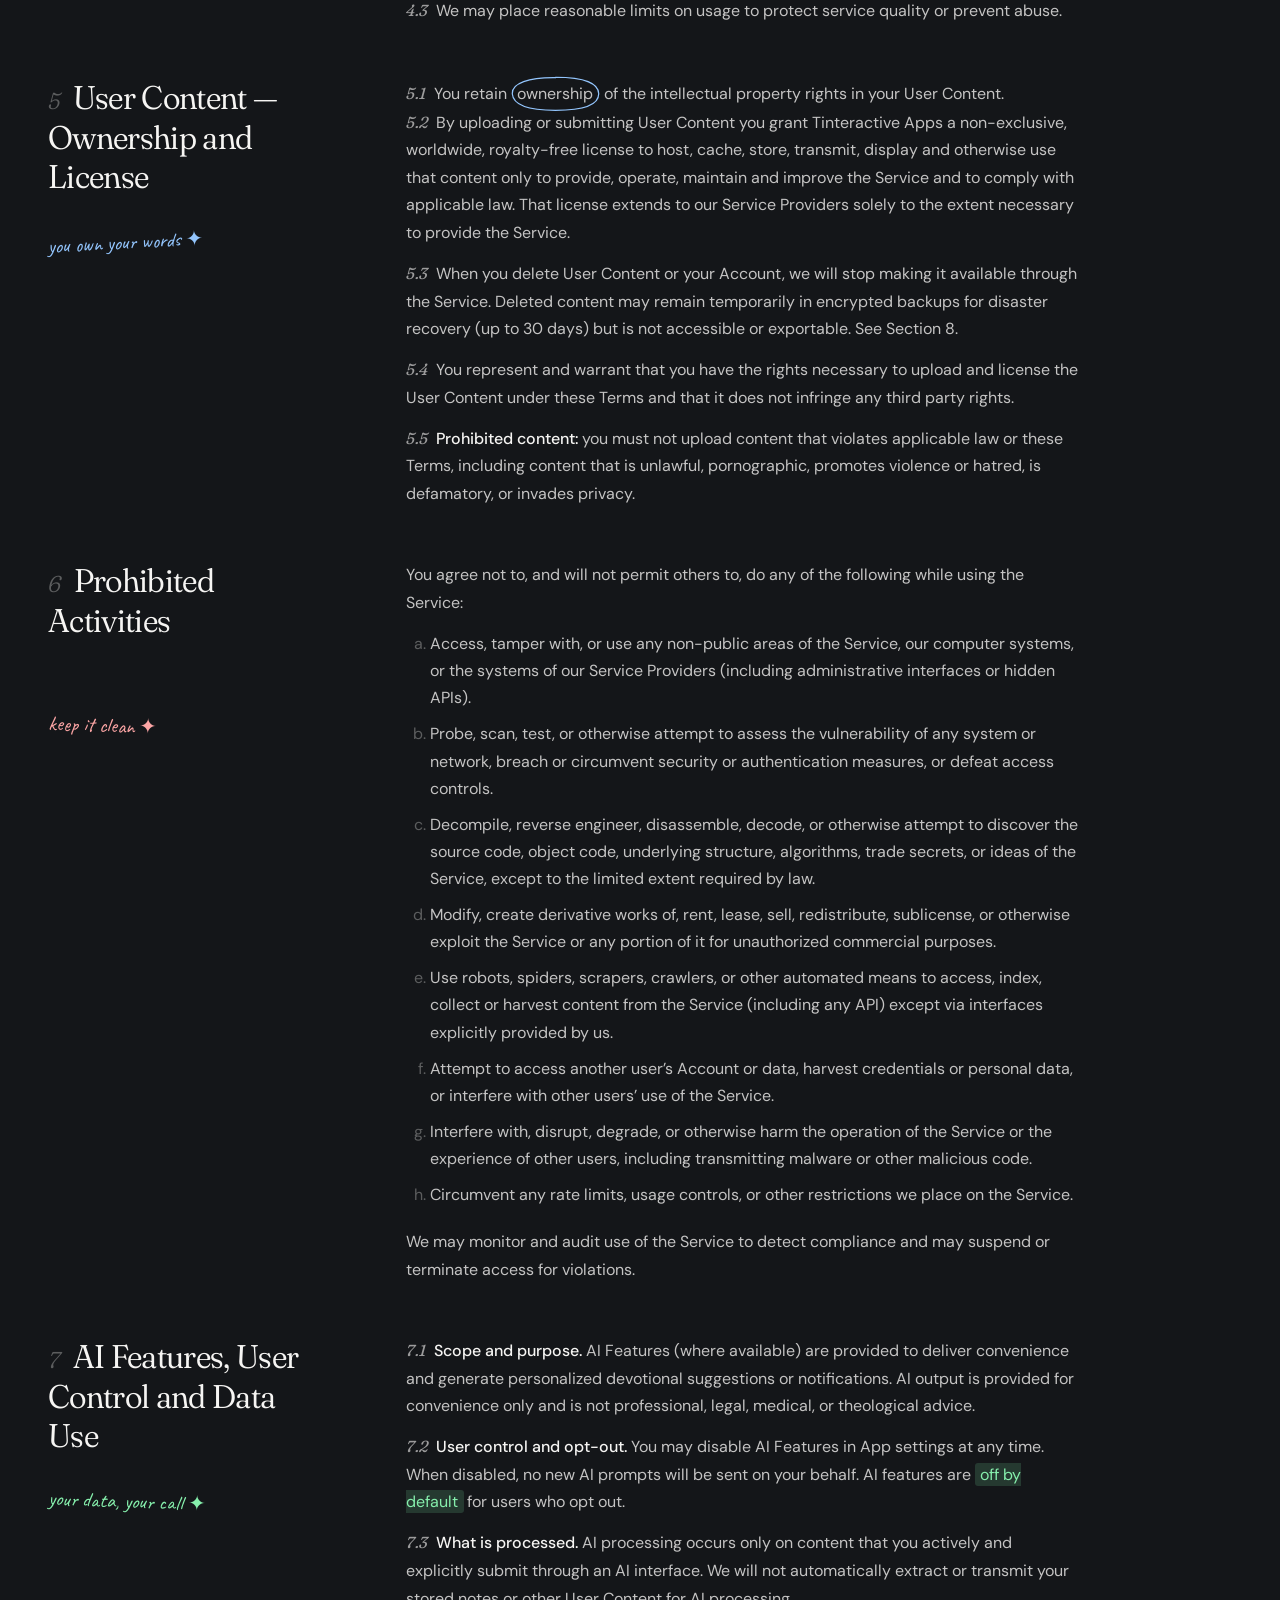
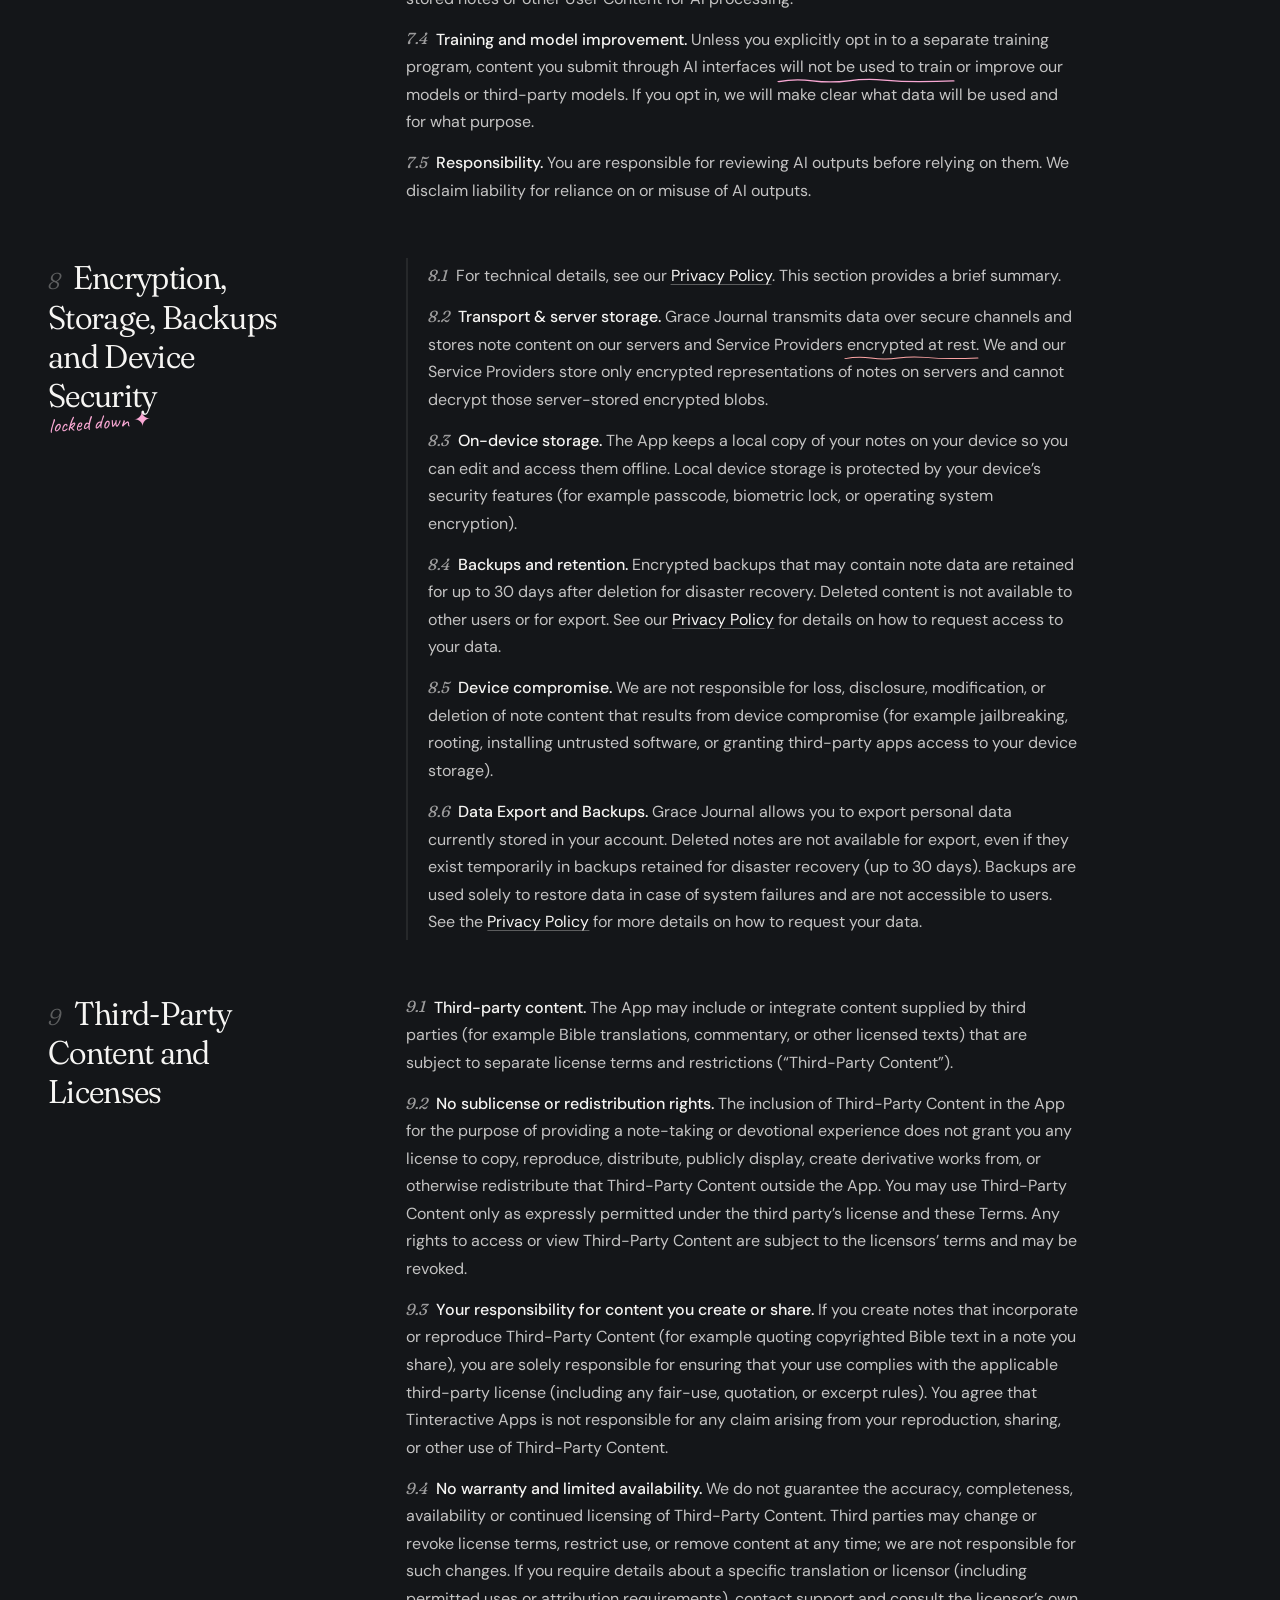
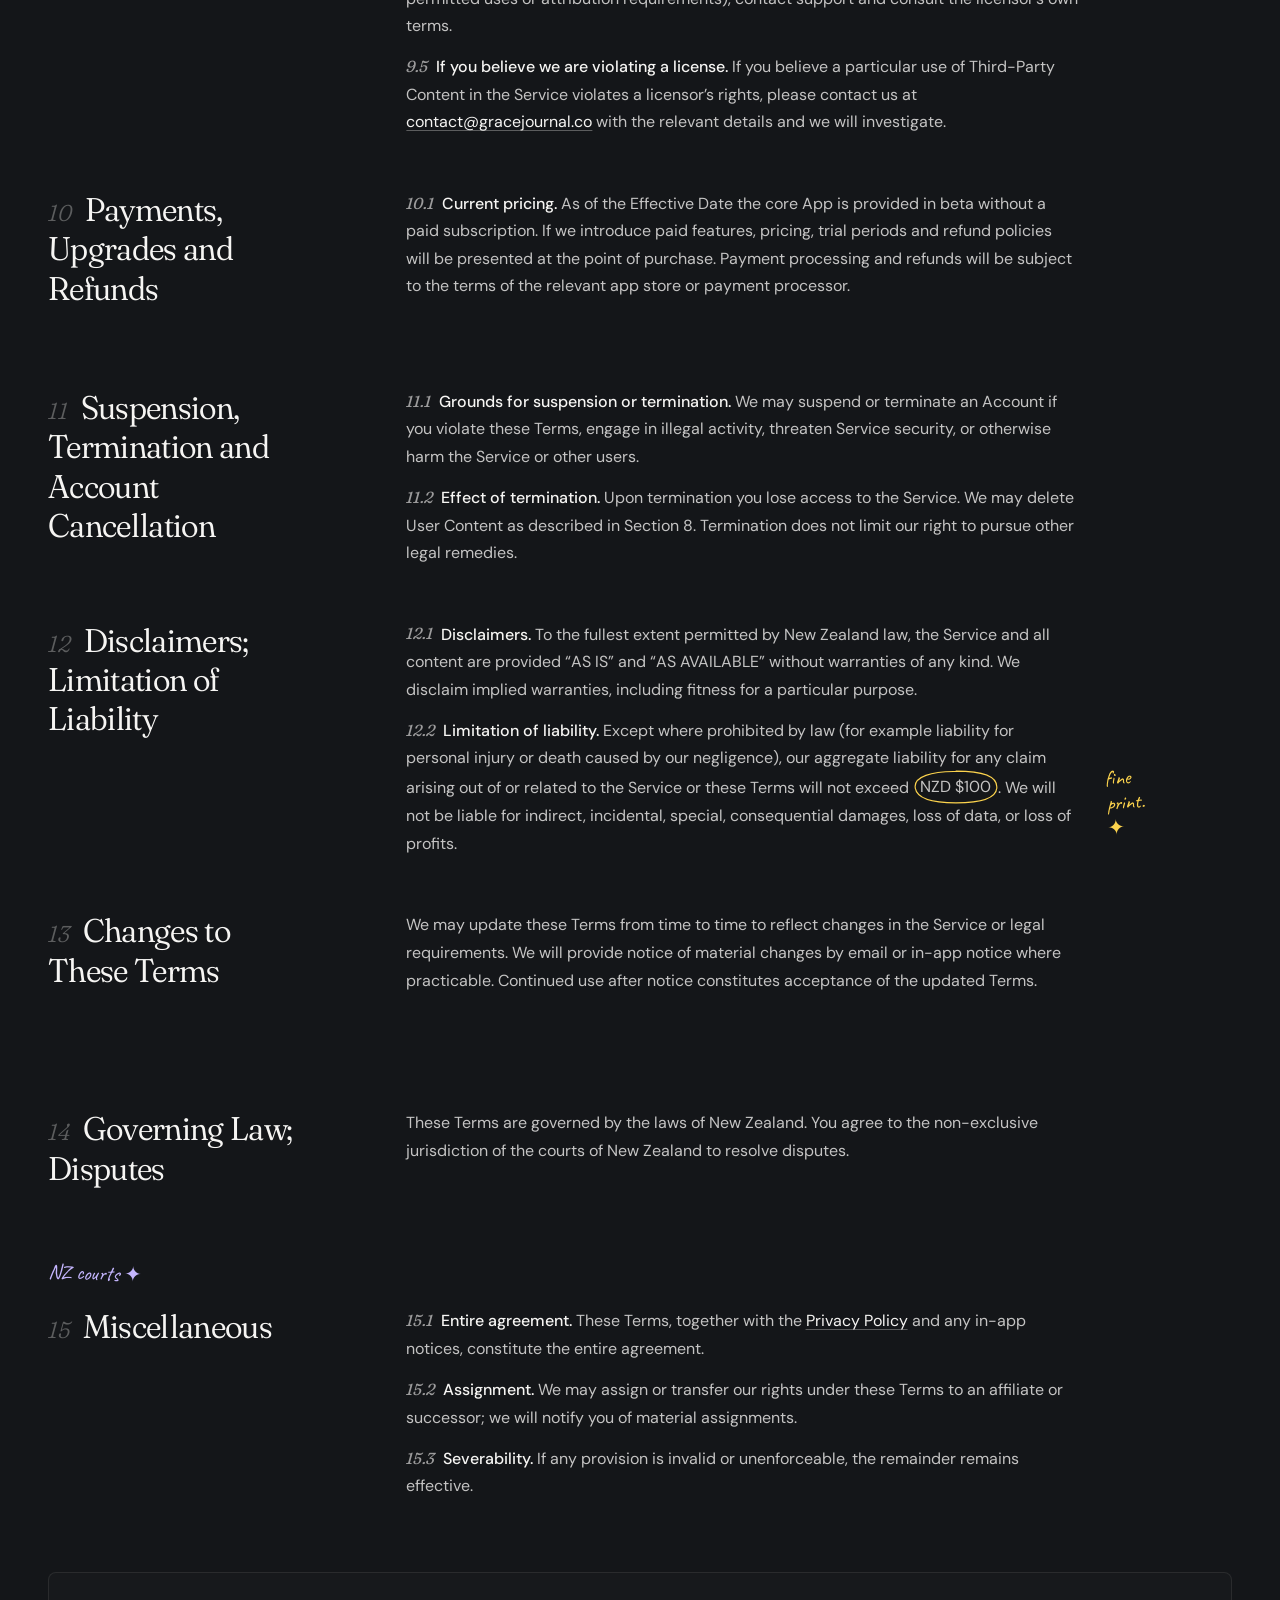
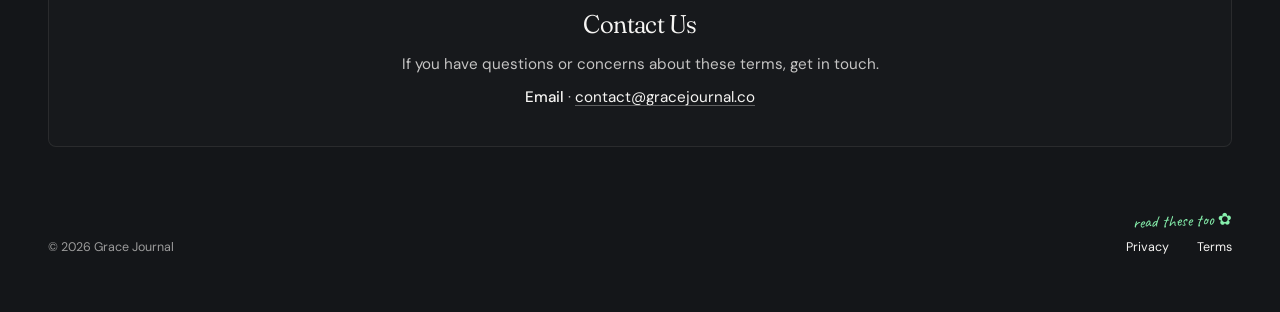
<file: terms.html>
<!DOCTYPE html>
<html lang="en">
<head>
<meta charset="UTF-8">
<meta name="viewport" content="width=device-width, initial-scale=1.0">
<title>Terms of Service — Grace Journal</title>
<meta name="description" content="The terms that govern your use of Grace Journal, the spiritual growth app for iPhone. Read your rights, your responsibilities, and how the app works.">
<meta name="theme-color" content="#141619">

<link rel="icon" type="image/png" sizes="32x32" href="Static/icons/favicon-32.png?v=2">
<link rel="icon" type="image/png" sizes="192x192" href="Static/icons/apple-touch-icon.png?v=2">
<link rel="apple-touch-icon" sizes="180x180" href="Static/icons/apple-touch-icon.png?v=2">

<!-- Open Graph (Facebook, Messenger, iMessage, WhatsApp, LinkedIn, Slack, Discord) -->
<meta property="og:site_name" content="Grace Journal">
<meta property="og:locale" content="en_US">
<meta property="og:type" content="website">
<meta property="og:url" content="https://gracejournal.co/terms.html">
<meta property="og:title" content="Terms of Service — Grace Journal">
<meta property="og:description" content="The terms that govern your use of Grace Journal, the spiritual growth app for iPhone. Read your rights, your responsibilities, and how the app works.">
<meta property="og:image" content="https://gracejournal.co/Static/icons/og-image.png">
<meta property="og:image:secure_url" content="https://gracejournal.co/Static/icons/og-image.png">
<meta property="og:image:type" content="image/png">
<meta property="og:image:width" content="1200">
<meta property="og:image:height" content="630">
<meta property="og:image:alt" content="Grace Journal — a spiritual growth app">

<!-- Twitter / X -->
<meta name="twitter:card" content="summary_large_image">
<meta name="twitter:title" content="Terms of Service — Grace Journal">
<meta name="twitter:description" content="The terms that govern your use of Grace Journal, the spiritual growth app for iPhone. Read your rights, your responsibilities, and how the app works.">
<meta name="twitter:image" content="https://gracejournal.co/Static/icons/og-image.png">
<meta name="twitter:image:alt" content="Grace Journal — a spiritual growth app">

<link rel="preconnect" href="https://fonts.googleapis.com">
<link rel="preconnect" href="https://fonts.gstatic.com" crossorigin>
<link href="https://fonts.googleapis.com/css2?family=Fraunces:ital,opsz,wght,SOFT@0,9..144,300..600,30..100;1,9..144,300..600,30..100&family=DM+Sans:wght@400;500&family=Caveat:wght@400;600&display=swap" rel="stylesheet">

<link rel="stylesheet" href="legal.css">
</head>
<body>

<div class="container">

  <header class="page-header">
    <a href="index.html" class="brand">
      <img class="brand-logo" src="Static/icons/logo.png" alt="Grace Journal logo">
      <span class="wordmark">Grace</span>
      <span class="wordmark">Journal</span>
    </a>
    <nav class="header-nav" aria-label="Main">
      <a href="vision.html">Grace Vision</a>
      <a href="donate.html">Donate</a>
      <a href="contact.html">Contact Us</a>
      <a class="nav-download" href="index.html#download">Download</a>
      <button class="nav-toggle" aria-label="Open menu" aria-expanded="false" aria-controls="mobile-menu">
        <span></span><span></span><span></span>
      </button>
    </nav>
  </header>

  <div class="mobile-menu" id="mobile-menu">
    <nav class="mobile-menu-nav" aria-label="Mobile">
      <a href="vision.html">Grace Vision</a>
      <a href="donate.html">Donate</a>
      <a href="contact.html">Contact Us</a>
      <a class="mobile-menu-download" href="index.html#download">Download</a>
    </nav>
  </div>

  <div class="title-block">
    <h1 class="page-title">Terms of <em>Service</em></h1>
    <span class="effective">Effective · 16 August 2025</span>
  </div>

  <p class="lede">
    These Terms of Service (&ldquo;Terms&rdquo;) govern your access to and use of the Grace Journal mobile application and related services (the &ldquo;App&rdquo;, &ldquo;Service&rdquo; or &ldquo;Grace Journal&rdquo;) provided by Tinteractive Apps (&ldquo;we&rdquo;, &ldquo;us&rdquo;, &ldquo;our&rdquo;). By creating an account, accessing or using the App you agree to these Terms. If you do not accept them, do not use the App.
  </p>

  <section>
    <h2><span class="num">1</span>Definitions</h2>
    <ul class="defs-list">
      <li>
        <span class="defs-term">Account</span>
        <span class="defs-desc">The account you create to use Grace Journal.</span>
      </li>
      <li>
        <span class="defs-term">User Content</span>
        <span class="defs-desc">Notes, devotionals, audio, images, feedback and any other content you upload, enter, store or create using the App.</span>
      </li>
      <li>
        <span class="defs-term">AI Features</span>
        <span class="defs-desc">Any feature that generates suggestions, notifications, or other outputs using automated machine learning or model-based services.</span>
      </li>
      <li>
        <span class="defs-term">Service Providers</span>
        <span class="defs-desc">Third-party providers we use to host and operate the App (for example Firebase).</span>
      </li>
    </ul>
  </section>

  <section class="annotated">
    <h2><span class="num">2</span>Eligibility</h2>
    <span class="ann ann-yellow ann-margin tilt-l">age check ✦</span>
    <p><span class="sub">2.1</span>You must be <span class="ul ul-yellow">13 years or older</span> to create an Account. If you are under 13 you are not permitted to create or use an Account unless and only to the extent local law allows parental/guardian-managed accounts.</p>
    <p><span class="sub">2.2</span>Parents and guardians who create and manage Accounts for children accept responsibility for those Accounts and for ensuring compliance with these Terms.</p>
  </section>

  <section>
    <h2><span class="num">3</span>Account Creation and Security</h2>
    <p><span class="sub">3.1</span>You must provide accurate registration information and keep it up to date.</p>
    <p><span class="sub">3.2</span>You are responsible for all activity that happens under your Account credentials. Keep your password and authentication methods secure and notify us immediately of suspected unauthorized use.</p>
    <p><span class="sub">3.3</span>We may suspend or limit access to Accounts where we reasonably suspect unauthorized access or abuse.</p>
  </section>

  <section>
    <h2><span class="num">4</span>Description of Service; Changes; Beta Features</h2>
    <p><span class="sub">4.1</span>Grace Journal provides note-taking, verse-lookup/autocomplete (client-side), private sharing, note organization, optional AI-driven suggestions, and related features. Feature availability may vary by platform and app version.</p>
    <p><span class="sub">4.2</span>We may add, modify, or remove features at any time. Beta or experimental features may change or be discontinued without notice.</p>
    <p><span class="sub">4.3</span>We may place reasonable limits on usage to protect service quality or prevent abuse.</p>
  </section>

  <section class="annotated">
    <h2><span class="num">5</span>User Content — Ownership and License</h2>
    <span class="ann ann-blue ann-margin">you own your words ✦</span>

    <div class="annotated">
      <p><span class="sub">5.1</span>You retain <span class="circled circled-blue">ownership</span> of the intellectual property rights in your User Content.</p>
    </div>
    <p><span class="sub">5.2</span>By uploading or submitting User Content you grant Tinteractive Apps a non-exclusive, worldwide, royalty-free license to host, cache, store, transmit, display and otherwise use that content only to provide, operate, maintain and improve the Service and to comply with applicable law. That license extends to our Service Providers solely to the extent necessary to provide the Service.</p>
    <p><span class="sub">5.3</span>When you delete User Content or your Account, we will stop making it available through the Service. Deleted content may remain temporarily in encrypted backups for disaster recovery (up to 30 days) but is not accessible or exportable. See Section 8.</p>
    <p><span class="sub">5.4</span>You represent and warrant that you have the rights necessary to upload and license the User Content under these Terms and that it does not infringe any third party rights.</p>
    <p><span class="sub">5.5</span><strong>Prohibited content:</strong> you must not upload content that violates applicable law or these Terms, including content that is unlawful, pornographic, promotes violence or hatred, is defamatory, or invades privacy.</p>
  </section>

  <section class="annotated">
    <h2><span class="num">6</span>Prohibited Activities</h2>
    <span class="ann ann-coral ann-margin tilt-r">keep it clean ✦</span>
    <p>You agree not to, and will not permit others to, do any of the following while using the Service:</p>
    <ol type="a">
      <li>Access, tamper with, or use any non-public areas of the Service, our computer systems, or the systems of our Service Providers (including administrative interfaces or hidden APIs).</li>
      <li>Probe, scan, test, or otherwise attempt to assess the vulnerability of any system or network, breach or circumvent security or authentication measures, or defeat access controls.</li>
      <li>Decompile, reverse engineer, disassemble, decode, or otherwise attempt to discover the source code, object code, underlying structure, algorithms, trade secrets, or ideas of the Service, except to the limited extent required by law.</li>
      <li>Modify, create derivative works of, rent, lease, sell, redistribute, sublicense, or otherwise exploit the Service or any portion of it for unauthorized commercial purposes.</li>
      <li>Use robots, spiders, scrapers, crawlers, or other automated means to access, index, collect or harvest content from the Service (including any API) except via interfaces explicitly provided by us.</li>
      <li>Attempt to access another user&rsquo;s Account or data, harvest credentials or personal data, or interfere with other users&rsquo; use of the Service.</li>
      <li>Interfere with, disrupt, degrade, or otherwise harm the operation of the Service or the experience of other users, including transmitting malware or other malicious code.</li>
      <li>Circumvent any rate limits, usage controls, or other restrictions we place on the Service.</li>
    </ol>
    <p>We may monitor and audit use of the Service to detect compliance and may suspend or terminate access for violations.</p>
  </section>

  <section class="annotated">
    <h2><span class="num">7</span>AI Features, User Control and Data Use</h2>
    <span class="ann ann-sage ann-margin tilt-r">your data, your call ✦</span>

    <p><span class="sub">7.1</span><strong>Scope and purpose.</strong> AI Features (where available) are provided to deliver convenience and generate personalized devotional suggestions or notifications. AI output is provided for convenience only and is not professional, legal, medical, or theological advice.</p>
    <p><span class="sub">7.2</span><strong>User control and opt-out.</strong> You may disable AI Features in App settings at any time. When disabled, no new AI prompts will be sent on your behalf. AI features are <span class="hl hl-sage">off by default</span> for users who opt out.</p>
    <p><span class="sub">7.3</span><strong>What is processed.</strong> AI processing occurs only on content that you actively and explicitly submit through an AI interface. We will not automatically extract or transmit your stored notes or other User Content for AI processing.</p>
    <p><span class="sub">7.4</span><strong>Training and model improvement.</strong> Unless you explicitly opt in to a separate training program, content you submit through AI interfaces <span class="ul ul-pink">will not be used to train</span> or improve our models or third-party models. If you opt in, we will make clear what data will be used and for what purpose.</p>
    <p><span class="sub">7.5</span><strong>Responsibility.</strong> You are responsible for reviewing AI outputs before relying on them. We disclaim liability for reliance on or misuse of AI outputs.</p>
  </section>

  <section class="annotated">
    <h2><span class="num">8</span>Encryption, Storage, Backups and Device Security</h2>
    <span class="ann ann-pink ann-margin tilt-l">locked down ✦</span>
    <div class="callout">
      <p><span class="sub">8.1</span>For technical details, see our <a href="privacy.html">Privacy Policy</a>. This section provides a brief summary.</p>
      <p><span class="sub">8.2</span><strong>Transport &amp; server storage.</strong> Grace Journal transmits data over secure channels and stores note content on our servers and Service Providers <span class="ul ul-coral">encrypted at rest</span>. We and our Service Providers store only encrypted representations of notes on servers and cannot decrypt those server-stored encrypted blobs.</p>
      <p><span class="sub">8.3</span><strong>On-device storage.</strong> The App keeps a local copy of your notes on your device so you can edit and access them offline. Local device storage is protected by your device&rsquo;s security features (for example passcode, biometric lock, or operating system encryption).</p>
      <p><span class="sub">8.4</span><strong>Backups and retention.</strong> Encrypted backups that may contain note data are retained for up to 30 days after deletion for disaster recovery. Deleted content is not available to other users or for export. See our <a href="privacy.html">Privacy Policy</a> for details on how to request access to your data.</p>
      <p><span class="sub">8.5</span><strong>Device compromise.</strong> We are not responsible for loss, disclosure, modification, or deletion of note content that results from device compromise (for example jailbreaking, rooting, installing untrusted software, or granting third-party apps access to your device storage).</p>
      <p><span class="sub">8.6</span><strong>Data Export and Backups.</strong> Grace Journal allows you to export personal data currently stored in your account. Deleted notes are not available for export, even if they exist temporarily in backups retained for disaster recovery (up to 30 days). Backups are used solely to restore data in case of system failures and are not accessible to users. See the <a href="privacy.html">Privacy Policy</a> for more details on how to request your data.</p>
    </div>
  </section>

  <section>
    <h2><span class="num">9</span>Third-Party Content and Licenses</h2>
    <p><span class="sub">9.1</span><strong>Third-party content.</strong> The App may include or integrate content supplied by third parties (for example Bible translations, commentary, or other licensed texts) that are subject to separate license terms and restrictions (&ldquo;Third-Party Content&rdquo;).</p>
    <p><span class="sub">9.2</span><strong>No sublicense or redistribution rights.</strong> The inclusion of Third-Party Content in the App for the purpose of providing a note-taking or devotional experience does not grant you any license to copy, reproduce, distribute, publicly display, create derivative works from, or otherwise redistribute that Third-Party Content outside the App. You may use Third-Party Content only as expressly permitted under the third party&rsquo;s license and these Terms. Any rights to access or view Third-Party Content are subject to the licensors&rsquo; terms and may be revoked.</p>
    <p><span class="sub">9.3</span><strong>Your responsibility for content you create or share.</strong> If you create notes that incorporate or reproduce Third-Party Content (for example quoting copyrighted Bible text in a note you share), you are solely responsible for ensuring that your use complies with the applicable third-party license (including any fair-use, quotation, or excerpt rules). You agree that Tinteractive Apps is not responsible for any claim arising from your reproduction, sharing, or other use of Third-Party Content.</p>
    <p><span class="sub">9.4</span><strong>No warranty and limited availability.</strong> We do not guarantee the accuracy, completeness, availability or continued licensing of Third-Party Content. Third parties may change or revoke license terms, restrict use, or remove content at any time; we are not responsible for such changes. If you require details about a specific translation or licensor (including permitted uses or attribution requirements), contact support and consult the licensor&rsquo;s own terms.</p>
    <p><span class="sub">9.5</span><strong>If you believe we are violating a license.</strong> If you believe a particular use of Third-Party Content in the Service violates a licensor&rsquo;s rights, please contact us at <a href="mailto:contact@gracejournal.co">contact@gracejournal.co</a> with the relevant details and we will investigate.</p>
  </section>

  <section>
    <h2><span class="num">10</span>Payments, Upgrades and Refunds</h2>
    <p><span class="sub">10.1</span><strong>Current pricing.</strong> As of the Effective Date the core App is provided in beta without a paid subscription. If we introduce paid features, pricing, trial periods and refund policies will be presented at the point of purchase. Payment processing and refunds will be subject to the terms of the relevant app store or payment processor.</p>
  </section>

  <section>
    <h2><span class="num">11</span>Suspension, Termination and Account Cancellation</h2>
    <p><span class="sub">11.1</span><strong>Grounds for suspension or termination.</strong> We may suspend or terminate an Account if you violate these Terms, engage in illegal activity, threaten Service security, or otherwise harm the Service or other users.</p>
    <p><span class="sub">11.2</span><strong>Effect of termination.</strong> Upon termination you lose access to the Service. We may delete User Content as described in Section 8. Termination does not limit our right to pursue other legal remedies.</p>
  </section>

  <section class="annotated">
    <h2><span class="num">12</span>Disclaimers; Limitation of Liability</h2>
    <p><span class="sub">12.1</span><strong>Disclaimers.</strong> To the fullest extent permitted by New Zealand law, the Service and all content are provided &ldquo;AS IS&rdquo; and &ldquo;AS AVAILABLE&rdquo; without warranties of any kind. We disclaim implied warranties, including fitness for a particular purpose.</p>
    <div class="annotated">
      <p><span class="sub">12.2</span><strong>Limitation of liability.</strong> Except where prohibited by law (for example liability for personal injury or death caused by our negligence), our aggregate liability for any claim arising out of or related to the Service or these Terms will not exceed <span class="circled circled-yellow">NZD&nbsp;$100</span>. We will not be liable for indirect, incidental, special, consequential damages, loss of data, or loss of profits.</p>
      <span class="ann ann-yellow ann-margin ann-bottom tilt-l">fine print. ✦</span>
    </div>
  </section>

  <section>
    <h2><span class="num">13</span>Changes to These Terms</h2>
    <p>We may update these Terms from time to time to reflect changes in the Service or legal requirements. We will provide notice of material changes by email or in-app notice where practicable. Continued use after notice constitutes acceptance of the updated Terms.</p>
  </section>

  <section class="annotated">
    <h2><span class="num">14</span>Governing Law; Disputes</h2>
    <span class="ann ann-purple ann-margin tilt-r">NZ courts ✦</span>
    <p>These Terms are governed by the laws of New Zealand. You agree to the non-exclusive jurisdiction of the courts of New Zealand to resolve disputes.</p>
  </section>

  <section>
    <h2><span class="num">15</span>Miscellaneous</h2>
    <p><span class="sub">15.1</span><strong>Entire agreement.</strong> These Terms, together with the <a href="privacy.html">Privacy Policy</a> and any in-app notices, constitute the entire agreement.</p>
    <p><span class="sub">15.2</span><strong>Assignment.</strong> We may assign or transfer our rights under these Terms to an affiliate or successor; we will notify you of material assignments.</p>
    <p><span class="sub">15.3</span><strong>Severability.</strong> If any provision is invalid or unenforceable, the remainder remains effective.</p>
  </section>

  <div class="contact">
    <h2>Contact Us</h2>
    <p>If you have questions or concerns about these terms, get in touch.</p>
    <p><strong>Email</strong> · <a href="mailto:contact@gracejournal.co">contact@gracejournal.co</a></p>
  </div>

  <footer class="page-footer">
    <span>© 2026 Grace Journal</span>
    <nav class="footer-links" aria-label="Legal">
      <span class="ann ann-footer">read these too ✿</span>
      <a href="privacy.html">Privacy</a>
      <a href="terms.html">Terms</a>
    </nav>
  </footer>

</div>

<script src="Static/menu.js" defer></script>

</body>
</html>
</file>
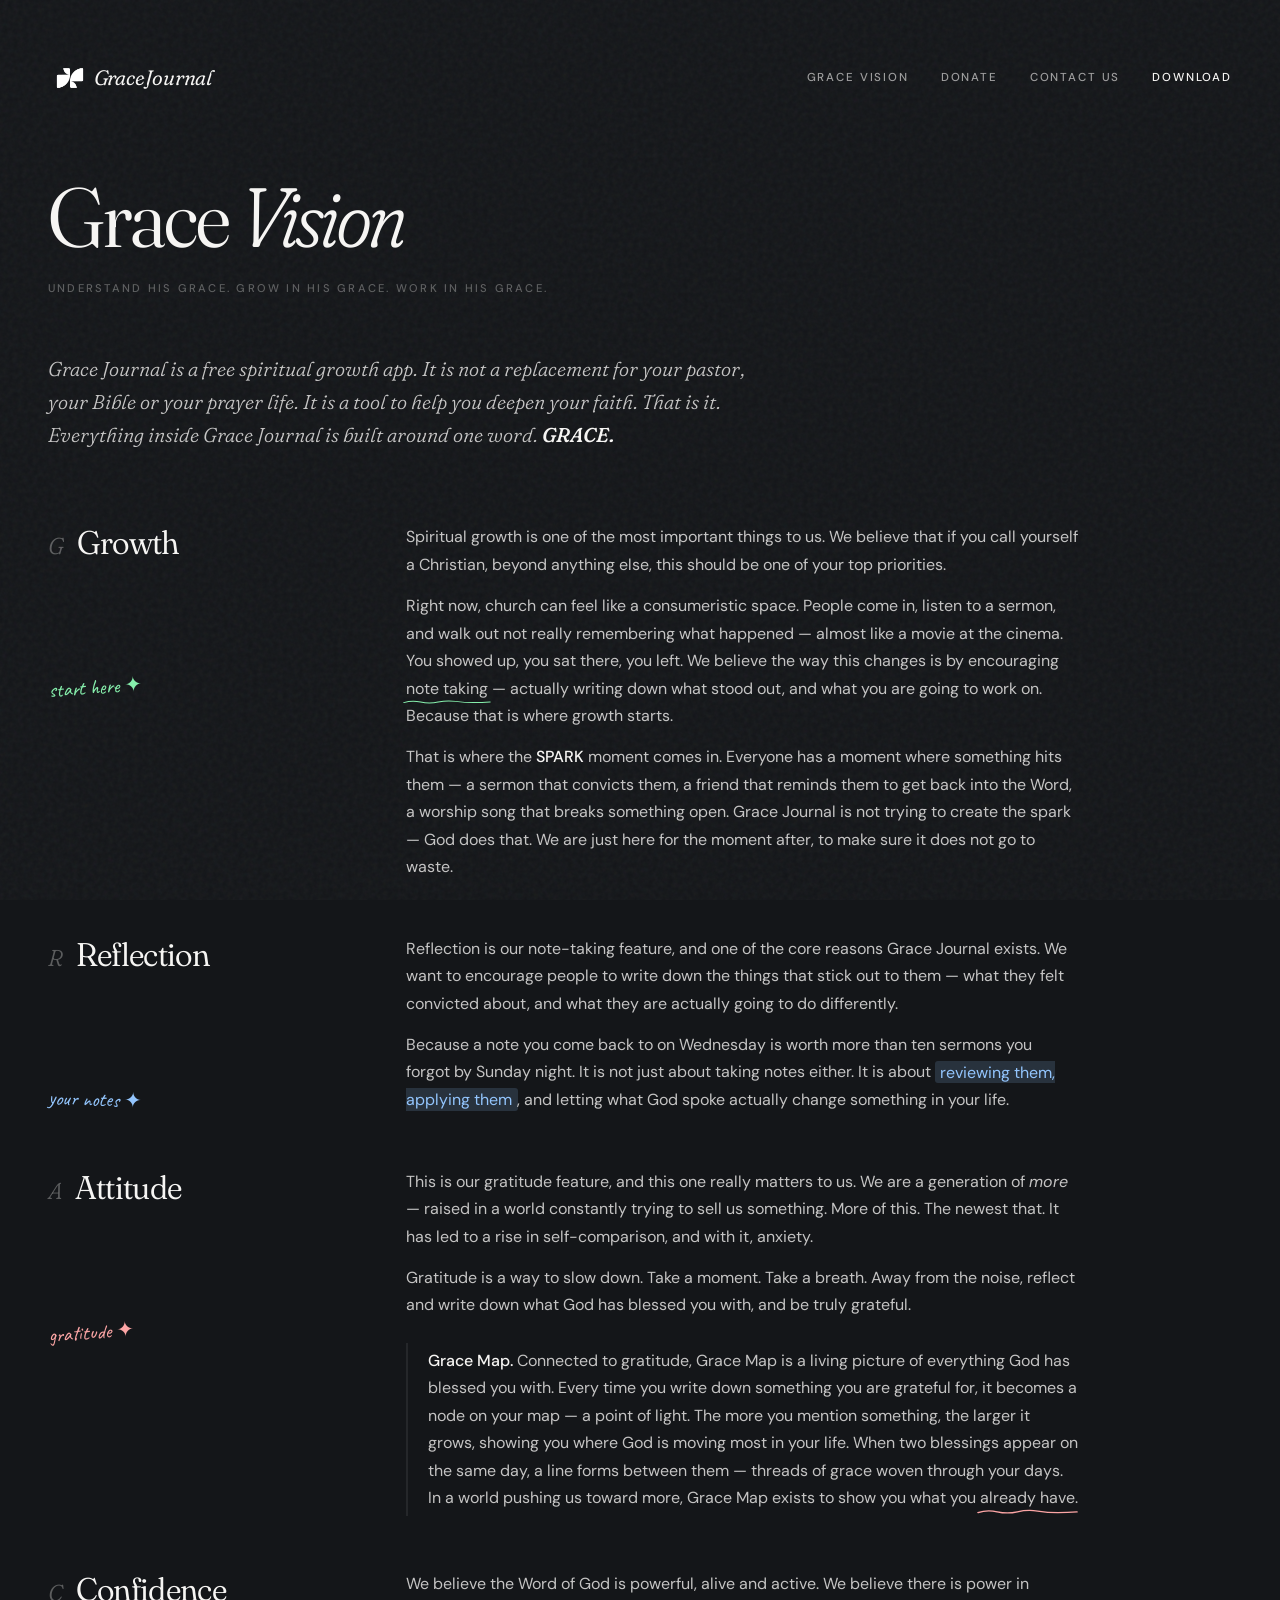
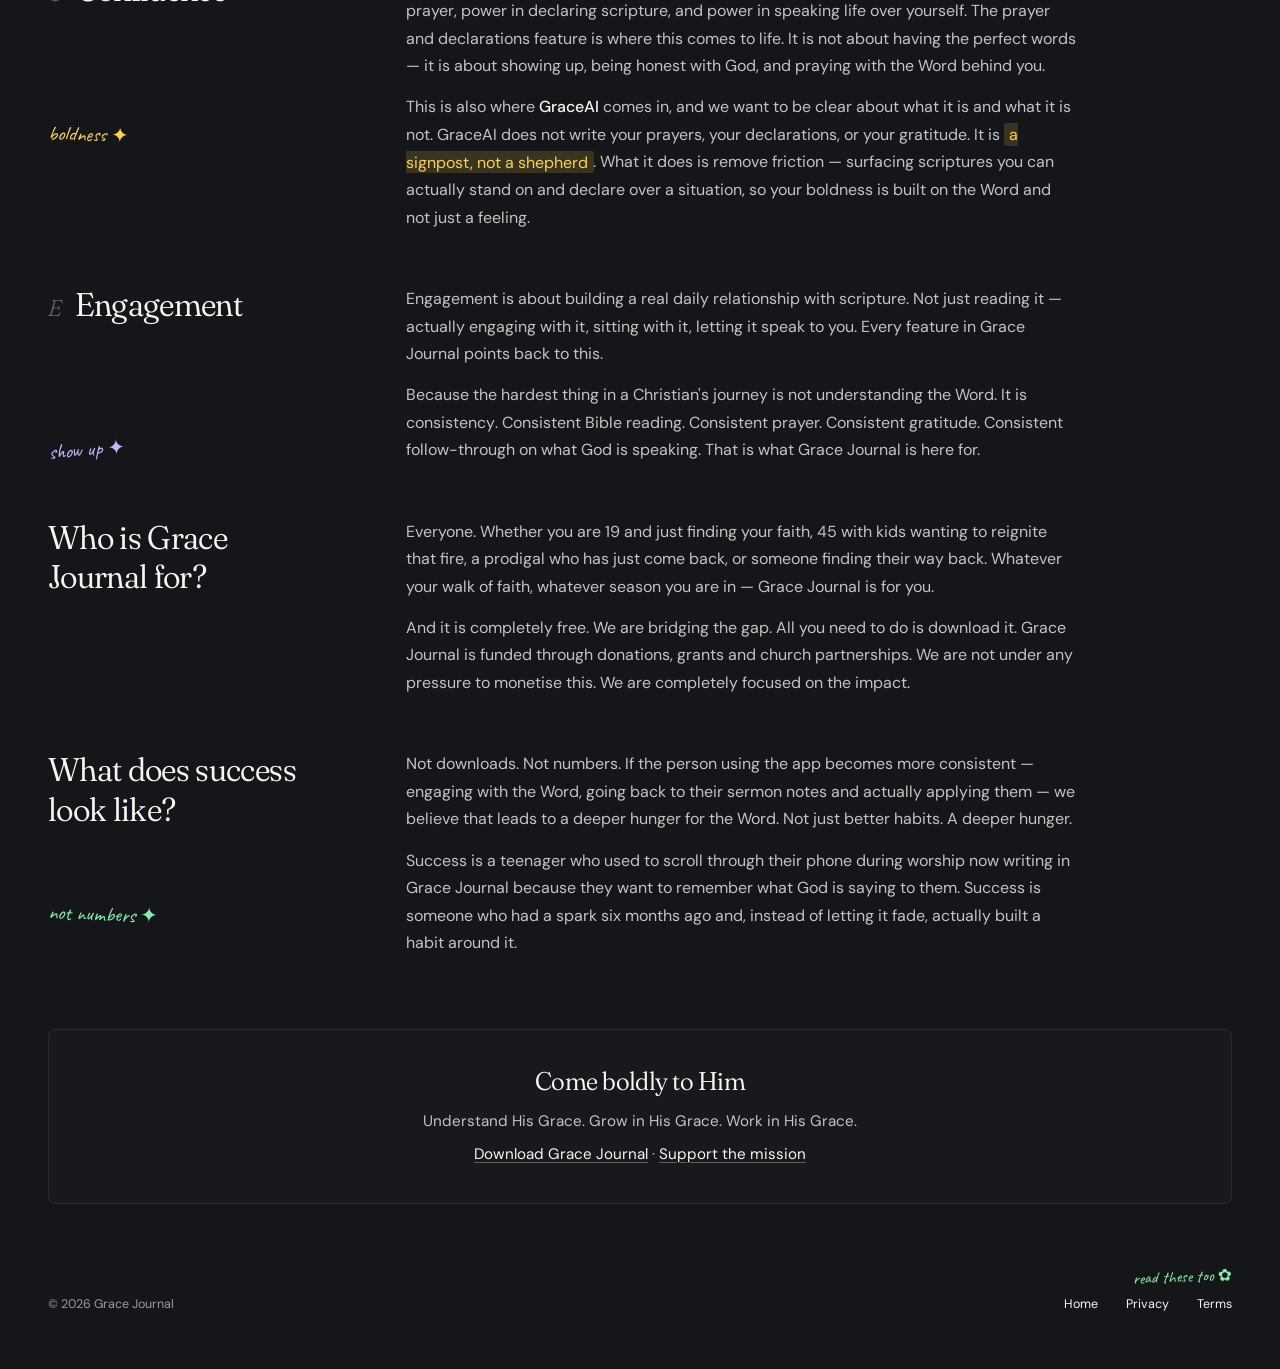
<file: vision.html>
<!DOCTYPE html>
<html lang="en">
<head>
<meta charset="UTF-8">
<meta name="viewport" content="width=device-width, initial-scale=1.0">
<title>Grace Vision — Grace Journal</title>
<meta name="description" content="The vision behind Grace Journal. Everything is built around one word — GRACE: Growth, Reflection, Attitude, Confidence and Engagement.">
<meta name="theme-color" content="#141619">

<link rel="icon" type="image/png" sizes="32x32" href="Static/icons/favicon-32.png?v=2">
<link rel="icon" type="image/png" sizes="192x192" href="Static/icons/apple-touch-icon.png?v=2">
<link rel="apple-touch-icon" sizes="180x180" href="Static/icons/apple-touch-icon.png?v=2">

<meta property="og:site_name" content="Grace Journal">
<meta property="og:locale" content="en_US">
<meta property="og:type" content="website">
<meta property="og:url" content="https://gracejournal.co/vision.html">
<meta property="og:title" content="Grace Vision — Grace Journal">
<meta property="og:description" content="The vision behind Grace Journal. Everything is built around one word — GRACE.">
<meta property="og:image" content="https://gracejournal.co/Static/icons/og-image.png">
<meta property="og:image:secure_url" content="https://gracejournal.co/Static/icons/og-image.png">
<meta property="og:image:type" content="image/png">
<meta property="og:image:width" content="1200">
<meta property="og:image:height" content="630">
<meta property="og:image:alt" content="Grace Journal — a spiritual growth app">

<meta name="twitter:card" content="summary_large_image">
<meta name="twitter:title" content="Grace Vision — Grace Journal">
<meta name="twitter:description" content="The vision behind Grace Journal. Everything is built around one word — GRACE.">
<meta name="twitter:image" content="https://gracejournal.co/Static/icons/og-image.png">
<meta name="twitter:image:alt" content="Grace Journal — a spiritual growth app">

<link rel="preconnect" href="https://fonts.googleapis.com">
<link rel="preconnect" href="https://fonts.gstatic.com" crossorigin>
<link href="https://fonts.googleapis.com/css2?family=Fraunces:ital,opsz,wght,SOFT@0,9..144,300..600,30..100;1,9..144,300..600,30..100&family=DM+Sans:wght@400;500&family=Caveat:wght@400;600&display=swap" rel="stylesheet">

<link rel="stylesheet" href="legal.css">
</head>
<body>

<div class="container">

  <header class="page-header">
    <a href="index.html" class="brand">
      <img class="brand-logo" src="Static/icons/logo.png" alt="Grace Journal logo">
      <span class="wordmark">Grace</span>
      <span class="wordmark">Journal</span>
    </a>
    <nav class="header-nav" aria-label="Main">
      <a href="vision.html">Grace Vision</a>
      <a href="donate.html">Donate</a>
      <a href="contact.html">Contact Us</a>
      <a class="nav-download" href="index.html#download">Download</a>
      <button class="nav-toggle" aria-label="Open menu" aria-expanded="false" aria-controls="mobile-menu">
        <span></span><span></span><span></span>
      </button>
    </nav>
  </header>

  <div class="mobile-menu" id="mobile-menu">
    <nav class="mobile-menu-nav" aria-label="Mobile">
      <a href="vision.html">Grace Vision</a>
      <a href="donate.html">Donate</a>
      <a href="contact.html">Contact Us</a>
      <a class="mobile-menu-download" href="index.html#download">Download</a>
    </nav>
  </div>

  <div class="title-block">
    <h1 class="page-title">Grace <em>Vision</em></h1>
    <span class="effective">Understand His Grace. Grow in His Grace. Work in His Grace.</span>
  </div>

  <p class="lede">
    Grace Journal is a free spiritual growth app. It is not a replacement for your pastor, your Bible or your prayer life. It is a tool to help you deepen your faith. That is it. Everything inside Grace Journal is built around one word. <strong>GRACE.</strong>
  </p>

  <section class="annotated">
    <h2><span class="num">G</span>Growth</h2>
    <span class="ann ann-sage ann-margin tilt-l">start here ✦</span>
    <p>Spiritual growth is one of the most important things to us. We believe that if you call yourself a Christian, beyond anything else, this should be one of your top priorities.</p>
    <p>Right now, church can feel like a consumeristic space. People come in, listen to a sermon, and walk out not really remembering what happened — almost like a movie at the cinema. You showed up, you sat there, you left. We believe the way this changes is by encouraging <span class="ul ul-sage">note taking</span> — actually writing down what stood out, and what you are going to work on. Because that is where growth starts.</p>
    <p>That is where the <strong>SPARK</strong> moment comes in. Everyone has a moment where something hits them — a sermon that convicts them, a friend that reminds them to get back into the Word, a worship song that breaks something open. Grace Journal is not trying to create the spark — God does that. We are just here for the moment after, to make sure it does not go to waste.</p>
  </section>

  <section class="annotated">
    <h2><span class="num">R</span>Reflection</h2>
    <span class="ann ann-blue ann-margin tilt-r">your notes ✦</span>
    <p>Reflection is our note-taking feature, and one of the core reasons Grace Journal exists. We want to encourage people to write down the things that stick out to them — what they felt convicted about, and what they are actually going to do differently.</p>
    <p>Because a note you come back to on Wednesday is worth more than ten sermons you forgot by Sunday night. It is not just about taking notes either. It is about <span class="hl hl-blue">reviewing them, applying them</span>, and letting what God spoke actually change something in your life.</p>
  </section>

  <section class="annotated">
    <h2><span class="num">A</span>Attitude</h2>
    <span class="ann ann-coral ann-margin tilt-l">gratitude ✦</span>
    <p>This is our gratitude feature, and this one really matters to us. We are a generation of <em>more</em> — raised in a world constantly trying to sell us something. More of this. The newest that. It has led to a rise in self-comparison, and with it, anxiety.</p>
    <p>Gratitude is a way to slow down. Take a moment. Take a breath. Away from the noise, reflect and write down what God has blessed you with, and be truly grateful.</p>
    <div class="callout">
      <p><strong>Grace Map.</strong> Connected to gratitude, Grace Map is a living picture of everything God has blessed you with. Every time you write down something you are grateful for, it becomes a node on your map — a point of light. The more you mention something, the larger it grows, showing you where God is moving most in your life. When two blessings appear on the same day, a line forms between them — threads of grace woven through your days. In a world pushing us toward more, Grace Map exists to show you what you <span class="ul ul-coral">already have</span>.</p>
    </div>
  </section>

  <section class="annotated">
    <h2><span class="num">C</span>Confidence</h2>
    <span class="ann ann-yellow ann-margin tilt-r">boldness ✦</span>
    <p>We believe the Word of God is powerful, alive and active. We believe there is power in prayer, power in declaring scripture, and power in speaking life over yourself. The prayer and declarations feature is where this comes to life. It is not about having the perfect words — it is about showing up, being honest with God, and praying with the Word behind you.</p>
    <p>This is also where <strong>GraceAI</strong> comes in, and we want to be clear about what it is and what it is not. GraceAI does not write your prayers, your declarations, or your gratitude. It is <span class="hl hl-yellow">a signpost, not a shepherd</span>. What it does is remove friction — surfacing scriptures you can actually stand on and declare over a situation, so your boldness is built on the Word and not just a feeling.</p>
  </section>

  <section class="annotated">
    <h2><span class="num">E</span>Engagement</h2>
    <span class="ann ann-purple ann-margin tilt-l">show up ✦</span>
    <p>Engagement is about building a real daily relationship with scripture. Not just reading it — actually engaging with it, sitting with it, letting it speak to you. Every feature in Grace Journal points back to this.</p>
    <p>Because the hardest thing in a Christian's journey is not understanding the Word. It is <span class="ul ul-purple">consistency</span>. Consistent Bible reading. Consistent prayer. Consistent gratitude. Consistent follow-through on what God is speaking. That is what Grace Journal is here for.</p>
  </section>

  <section>
    <h2>Who is Grace Journal for?</h2>
    <p>Everyone. Whether you are 19 and just finding your faith, 45 with kids wanting to reignite that fire, a prodigal who has just come back, or someone finding their way back. Whatever your walk of faith, whatever season you are in — Grace Journal is for you.</p>
    <p>And it is completely free. We are bridging the gap. All you need to do is download it. Grace Journal is funded through donations, grants and church partnerships. We are not under any pressure to monetise this. We are completely focused on the impact.</p>
  </section>

  <section class="annotated">
    <h2>What does success look like?</h2>
    <span class="ann ann-sage ann-margin tilt-r">not numbers ✦</span>
    <p>Not downloads. Not numbers. If the person using the app becomes more consistent — engaging with the Word, going back to their sermon notes and actually applying them — we believe that leads to a deeper hunger for the Word. Not just better habits. A deeper hunger.</p>
    <p>Success is a teenager who used to scroll through their phone during worship now writing in Grace Journal because they want to remember what God is saying to them. Success is someone who had a spark six months ago and, instead of letting it fade, actually built a habit around it.</p>
  </section>

  <div class="contact">
    <h2>Come boldly to Him</h2>
    <p>Understand His Grace. Grow in His Grace. Work in His Grace.</p>
    <p><a href="index.html#download">Download Grace Journal</a> · <a href="donate.html">Support the mission</a></p>
  </div>

  <footer class="page-footer">
    <span>© 2026 Grace Journal</span>
    <nav class="footer-links" aria-label="Site">
      <span class="ann ann-footer">read these too ✿</span>
      <a href="index.html">Home</a>
      <a href="privacy.html">Privacy</a>
      <a href="terms.html">Terms</a>
    </nav>
  </footer>

</div>

<script src="Static/menu.js" defer></script>

</body>
</html>
</file>
<file: Static/index.css>
:root {
  --bg: #121416;
  --ink: #f7f4ef;
  --ink-soft: rgba(247, 244, 239, 0.68);
  --ink-faint: rgba(247, 244, 239, 0.22);
  --line: rgba(247, 244, 239, 0.14);
  --paper: #f3eee6;
  --paper-ink: #24211e;
  --purple: #c4b5fd;
  --pink: #f9a8d4;
  --yellow: #fcd34d;
  --blue: #93c5fd;
  --sage: #86efac;
  --coral: #fca5a5;
  --serif: 'Fraunces', Georgia, 'Times New Roman', serif;
  --sans: 'DM Sans', system-ui, -apple-system, sans-serif;
  --hand: 'Caveat', 'Bradley Hand', cursive;
}

* { box-sizing: border-box; margin: 0; padding: 0; }

html {
  background: var(--bg);
  scroll-behavior: smooth;
  overflow-x: hidden;
  max-width: 100%;
}

body {
  min-height: 100vh;
  background:
    radial-gradient(circle at 18% 12%, rgba(147, 197, 253, 0.08), transparent 28rem),
    radial-gradient(circle at 84% 16%, rgba(252, 165, 165, 0.08), transparent 26rem),
    linear-gradient(180deg, #151719 0%, #101214 48%, #151719 100%);
  color: var(--ink);
  font-family: var(--sans);
  -webkit-font-smoothing: antialiased;
  text-rendering: optimizeLegibility;
  overflow-x: hidden;
}

body::before {
  content: '';
  position: fixed;
  inset: 0;
  z-index: 1;
  pointer-events: none;
  opacity: 0.05;
  background-image: url("data:image/svg+xml,%3Csvg viewBox='0 0 200 200' xmlns='http://www.w3.org/2000/svg'%3E%3Cfilter id='n'%3E%3CfeTurbulence type='fractalNoise' baseFrequency='0.85' numOctaves='3' /%3E%3C/filter%3E%3Crect width='100%25' height='100%25' filter='url(%23n)'/%3E%3C/svg%3E");
}

.defs {
  position: absolute;
  width: 0;
  height: 0;
  pointer-events: none;
}

a {
  color: inherit;
  text-decoration: none;
}

.site-header,
main,
footer {
  position: relative;
  z-index: 2;
}

.site-header {
  width: 100%;
  margin: 0;
  padding: clamp(1.5rem, 4vw, 3rem) clamp(1.5rem, 4vw, 3rem) 0;
  display: flex;
  align-items: center;
  justify-content: space-between;
  flex-wrap: wrap;
  gap: 0.5rem 2rem;
}

.brand {
  display: inline-flex;
  align-items: center;
  gap: 0.05rem;
}

.brand .brand-logo { margin: 0 -0.1rem; }

.brand-logo {
  width: 3rem;
  height: 3rem;
  border-radius: 0.5rem;
  object-fit: contain;
  display: block;
}

.wordmark {
  font-family: var(--serif);
  font-style: italic;
  font-weight: 350;
  font-size: 1.3rem;
  font-variation-settings: 'opsz' 24, 'SOFT' 80;
}

.meta,
.header-nav {
  color: var(--ink-soft);
  font-size: 0.72rem;
  font-weight: 500;
  letter-spacing: 0.16em;
  text-transform: uppercase;
}

.header-nav {
  display: flex;
  gap: clamp(1rem, 3vw, 2rem);
}

.header-nav a {
  transition: color 0.25s ease;
}

.header-nav a:hover,
.header-nav a:focus-visible {
  color: var(--ink);
}

.nav-download {
  color: var(--ink);
}

/* hamburger + mobile menu — hidden on desktop, shown ≤760px */
.nav-toggle {
  display: none;
  width: 2.6rem;
  height: 2.6rem;
  padding: 0;
  border: 0;
  background: transparent;
  cursor: pointer;
  flex-direction: column;
  justify-content: center;
  align-items: center;
  gap: 0.32rem;
}

.nav-toggle span {
  display: block;
  width: 1.4rem;
  height: 2px;
  border-radius: 2px;
  background: currentColor;
  transition: transform 0.3s ease, opacity 0.2s ease;
}

.nav-open .nav-toggle span:nth-child(1) { transform: translateY(0.42rem) rotate(45deg); }
.nav-open .nav-toggle span:nth-child(2) { opacity: 0; }
.nav-open .nav-toggle span:nth-child(3) { transform: translateY(-0.42rem) rotate(-45deg); }

.mobile-menu {
  display: none;
  position: fixed;
  inset: 0 0 auto 0;
  z-index: 40;
  padding: 5.5rem clamp(1.5rem, 6vw, 3rem) 2rem;
  background: #f5f1ea;
  box-shadow: 0 1.5rem 3rem rgba(16, 18, 20, 0.18);
  transform: translateY(-100%);
  visibility: hidden;
  transition: transform 0.38s cubic-bezier(0.22, 1, 0.36, 1), visibility 0s linear 0.38s;
}

@media (max-width: 940px) {
  .mobile-menu {
    display: block;
  }
}

.nav-open .mobile-menu {
  transform: translateY(0);
  visibility: visible;
  transition: transform 0.38s cubic-bezier(0.22, 1, 0.36, 1), visibility 0s;
}

.mobile-menu-nav {
  display: flex;
  flex-direction: column;
  gap: 0.4rem;
}

.mobile-menu-nav a {
  padding: 0.95rem 0.25rem;
  font-family: var(--sans);
  font-size: 1.5rem;
  font-weight: 700;
  color: #101214;
  border-bottom: 1px solid rgba(16, 18, 20, 0.08);
}

.mobile-menu-nav a:last-child {
  border-bottom: 0;
}

.mobile-menu-download {
  margin-top: 0.8rem;
  text-align: center;
  border-radius: 999px;
  background: #101214;
  color: #fff !important;
  border-bottom: 0 !important;
}

.mobile-menu-close {
  position: absolute;
  top: 1.5rem;
  right: clamp(1.5rem, 6vw, 3rem);
  width: 2.6rem;
  height: 2.6rem;
  padding: 0;
  border: 0;
  background: transparent;
  cursor: pointer;
  display: grid;
  place-items: center;
}

.mobile-menu-close span {
  position: absolute;
  width: 1.5rem;
  height: 2px;
  border-radius: 2px;
  background: #101214;
}

.mobile-menu-close span:nth-child(1) { transform: rotate(45deg); }
.mobile-menu-close span:nth-child(2) { transform: rotate(-45deg); }

body.nav-open {
  overflow: hidden;
}

body:not(.is-launched) .story-only,
body.is-launched .countdown-only {
  display: none !important;
}

body.is-august-countdown .countdown-tape {
  display: none;
}

.ann {
  font-family: var(--hand);
  line-height: 1.08;
  white-space: nowrap;
  pointer-events: none;
}

.countdown-page {
  min-height: calc(100svh - 9rem);
  display: grid;
  place-items: center;
  padding: clamp(2rem, 8vh, 5rem) clamp(1rem, 4vw, 3rem);
  text-align: center;
}

.countdown-shell {
  position: relative;
  width: min(100%, 52rem);
}

.countdown-title {
  font-family: var(--serif);
  font-weight: 350;
  font-size: clamp(2.35rem, 6vw, 5rem);
  line-height: 1.08;
  letter-spacing: 0;
  font-variation-settings: 'opsz' 144, 'SOFT' 30;
}

.countdown-title em,
.story-title em {
  font-style: italic;
  font-weight: 300;
  font-variation-settings: 'opsz' 144, 'SOFT' 100;
}

.mobile-break {
  display: none;
}

.countdown-wrap {
  position: relative;
  margin-top: clamp(3rem, 8vh, 5rem);
}

.countdown {
  display: grid;
  grid-template-columns: repeat(4, 1fr);
  gap: clamp(0.8rem, 4vw, 3rem);
}

.countdown-tape {
  position: absolute;
  z-index: 3;
  top: 50%;
  left: 50%;
  width: min(92%, 34rem);
  padding: clamp(0.55rem, 1.7vw, 0.9rem) clamp(1.1rem, 3vw, 2rem);
  transform: translate(-50%, -50%) rotate(-2deg);
  background:
    linear-gradient(90deg, rgba(255, 255, 255, 0.18), transparent 14% 86%, rgba(255, 255, 255, 0.16)),
    linear-gradient(180deg, rgba(255, 218, 224, 0.92), rgba(244, 177, 188, 0.9));
  border: 1px solid rgba(255, 238, 241, 0.32);
  box-shadow: 0 0.8rem 2rem rgba(0, 0, 0, 0.26), 0 0 2.4rem rgba(252, 165, 165, 0.12);
  color: #2b2115;
  font-family: var(--hand);
  font-size: clamp(1.55rem, 4.8vw, 3rem);
  font-weight: 700;
  line-height: 1;
  letter-spacing: 0;
  text-align: center;
  text-shadow: 0 1px 0 rgba(255, 255, 255, 0.4);
  pointer-events: none;
}

.countdown-tape::before,
.countdown-tape::after {
  content: '';
  position: absolute;
  top: 0;
  width: 1rem;
  height: 100%;
  background: rgba(255, 238, 241, 0.48);
}

.countdown-tape::before {
  left: 0;
  clip-path: polygon(0 0, 100% 0, 62% 18%, 100% 38%, 54% 56%, 100% 78%, 68% 100%, 0 100%);
}

.countdown-tape::after {
  right: 0;
  clip-path: polygon(0 0, 100% 0, 100% 100%, 28% 100%, 0 78%, 46% 56%, 0 36%, 38% 18%);
}

.unit {
  display: grid;
  gap: 0.55rem;
}

.num {
  font-family: var(--serif);
  font-size: clamp(2.45rem, 7vw, 5rem);
  line-height: 1;
  font-variant-numeric: tabular-nums;
}

.label,
.countdown-date,
.countdown-verse cite {
  color: var(--ink-soft);
  font-size: 0.7rem;
  font-weight: 500;
  letter-spacing: 0.17em;
  text-transform: uppercase;
}

.countdown-date {
  margin-top: 1.7rem;
  font-family: var(--serif);
  font-style: italic;
  letter-spacing: 0;
  text-transform: none;
}

.countdown-presave {
  display: none;
  flex-direction: column;
  align-items: center;
  justify-content: center;
  margin-top: 1.55rem;
}

body.is-presave .countdown-presave {
  display: flex;
}

.countdown-verse {
  max-width: 32rem;
  margin: clamp(3rem, 8vh, 5rem) auto 0;
  font-family: var(--serif);
  font-style: italic;
  font-weight: 300;
  font-size: clamp(1.05rem, 1.6vw, 1.25rem);
  line-height: 1.65;
}

.countdown-verse cite {
  display: block;
  margin-top: 1rem;
  font-family: var(--sans);
  font-style: normal;
}

.ann-countdown {
  position: absolute;
  top: 33%;
  left: 0;
  color: var(--yellow);
  font-size: 1.35rem;
  transform: rotate(-3deg);
}

.ann-arrow-countdown {
  position: absolute;
  top: calc(33% + 1rem);
  left: 3%;
  width: 58px;
  height: 58px;
  color: var(--yellow);
}

.story-page {
  display: grid;
  gap: clamp(6rem, 14vw, 12rem);
  padding-bottom: clamp(4rem, 8vw, 7rem);
}

.story-hero {
  width: min(100% - clamp(2rem, 6vw, 6rem), 1180px);
  min-height: calc(100svh - 5.4rem);
  margin: 0 auto;
  display: grid;
  grid-template-columns: minmax(0, 0.9fr) minmax(22rem, 1.1fr);
  align-items: center;
  gap: clamp(2rem, 7vw, 5.5rem);
  padding: clamp(2rem, 7vw, 6rem) 0 clamp(5rem, 10vw, 8rem);
}

.hero-copy {
  min-width: 0;
}

.eyebrow {
  display: inline-flex;
  align-items: center;
  gap: 0.55rem;
  margin-bottom: 1.2rem;
  color: var(--yellow);
  font-size: 0.72rem;
  font-weight: 500;
  letter-spacing: 0.18em;
  line-height: 1.4;
  text-transform: uppercase;
}

.eyebrow::before {
  content: '';
  width: 0.42rem;
  height: 0.42rem;
  border-radius: 50%;
  background: currentColor;
  box-shadow: 0 0 22px currentColor;
}

.story-title {
  font-family: var(--serif);
  font-weight: 350;
  font-size: clamp(3rem, 7.4vw, 7.2rem);
  line-height: 0.94;
  letter-spacing: 0;
  font-variation-settings: 'opsz' 144, 'SOFT' 30;
}

.hero-copy p,
.manifesto-copy,
.section-head p,
.screens-copy p,
.download-copy p,
.success-copy p {
  max-width: 38rem;
  margin-top: 1.7rem;
  color: var(--ink-soft);
  font-size: clamp(1rem, 1.45vw, 1.22rem);
  line-height: 1.76;
}

.hero-actions {
  display: flex;
  flex-wrap: wrap;
  align-items: center;
  gap: 0.85rem;
  margin-top: 2rem;
}

.app-store-button,
.secondary-button {
  min-height: 3.25rem;
  display: inline-flex;
  align-items: center;
  justify-content: center;
  border-radius: 999px;
  font-weight: 700;
  transition: transform 0.25s ease, border-color 0.25s ease, background 0.25s ease;
}

.app-store-button {
  gap: 0.72rem;
  padding: 0.55rem 1.1rem 0.55rem 0.8rem;
  background: var(--ink);
  color: #101214;
  box-shadow: 0 1rem 2.4rem rgba(0, 0, 0, 0.22);
}

.app-store-button small {
  display: block;
  margin-bottom: 0.1rem;
  font-size: 0.62rem;
  font-weight: 700;
  letter-spacing: 0.04em;
  line-height: 1;
  text-transform: uppercase;
}

.store-icon {
  width: 1.55rem;
  height: 1.55rem;
  display: grid;
  place-items: center;
}

.store-icon svg {
  width: 100%;
  height: 100%;
  fill: currentColor;
}

.secondary-button {
  border: 1px solid var(--line);
  padding: 0 1.2rem;
  color: var(--ink);
  background: rgba(255, 255, 255, 0.045);
}

.app-store-button:hover,
.app-store-button:focus-visible,
.secondary-button:hover,
.secondary-button:focus-visible {
  transform: translateY(-2px);
}

/* Official Apple App Store badges (download + pre-order) */
.store-badge {
  display: inline-flex;
  align-items: center;
  border-radius: 9px;
  transition: transform 0.25s ease, opacity 0.25s ease;
}

.store-badge img {
  display: block;
  height: 3rem;
  width: auto;
}

.store-badge:hover,
.store-badge:focus-visible {
  transform: translateY(-2px);
  opacity: 0.9;
}

.store-badge:focus-visible {
  outline: 2px solid var(--blue);
  outline-offset: 3px;
}

.store-badge-large img {
  height: 3.75rem;
}

.presave-eyebrow {
  display: inline-flex;
  align-items: center;
  gap: 0.5rem;
  padding: 0.3rem 0.85rem;
  margin-bottom: 0.9rem;
  border: 1px solid rgba(134, 239, 172, 0.32);
  border-radius: 999px;
  background: rgba(134, 239, 172, 0.1);
  color: var(--sage);
  font-family: var(--sans);
  font-size: 0.66rem;
  font-weight: 600;
  letter-spacing: 0.18em;
  text-transform: uppercase;
}

.presave-eyebrow::before {
  content: '';
  width: 0.42rem;
  height: 0.42rem;
  border-radius: 50%;
  background: var(--sage);
  box-shadow: 0 0 0.5rem rgba(134, 239, 172, 0.8);
}

.presave-line {
  margin: 0 0 1.15rem;
  font-family: var(--serif);
  font-style: italic;
  font-weight: 300;
  font-size: clamp(1.45rem, 3vw, 2.1rem);
  line-height: 1.2;
  color: var(--ink);
  font-variation-settings: 'opsz' 72, 'SOFT' 90;
}

.platform-line {
  margin-top: 0.9rem !important;
  color: var(--sage) !important;
  font-size: 0.86rem !important;
}

.spark-stage {
  position: relative;
  min-height: clamp(35rem, 56vw, 46rem);
  display: grid;
  place-items: center;
  perspective: 1200px;
}

.spark-stage::before {
  content: '';
  position: absolute;
  width: min(100%, 34rem);
  aspect-ratio: 1;
  border-radius: 50%;
  background:
    linear-gradient(120deg, rgba(252, 211, 77, 0.11), transparent 38%),
    radial-gradient(circle, rgba(147, 197, 253, 0.16), transparent 58%);
  filter: blur(18px);
}

.phone {
  position: relative;
  z-index: 3;
  width: min(74vw, 23rem);
  border: 1px solid rgba(247, 244, 239, 0.18);
  border-radius: 2.25rem;
  background: linear-gradient(145deg, #30343a, #0e1012 48%, #25282d);
  box-shadow: 0 2.6rem 7rem rgba(0, 0, 0, 0.48);
  padding: 0.72rem;
  transform: rotateY(-13deg) rotateX(4deg) rotateZ(1deg);
}

.phone-large {
  z-index: 5;
}

.phone-float {
  position: absolute;
  width: min(42vw, 12.5rem);
  z-index: 4;
  opacity: 0.96;
}

.phone-prayer {
  right: 0.2rem;
  bottom: 5rem;
  transform: rotateY(-22deg) rotateZ(7deg) scale(0.92);
}

.phone-map {
  left: 0.4rem;
  top: 6.5rem;
  transform: rotateY(18deg) rotateZ(-8deg) scale(0.86);
}

.phone-top {
  position: absolute;
  top: 0.95rem;
  left: 50%;
  z-index: 5;
  width: 5rem;
  height: 1.1rem;
  border-radius: 999px;
  background: #111315;
  transform: translateX(-50%);
}

.screen {
  min-height: 40rem;
  border-radius: 1.72rem;
  overflow: hidden;
  padding: 4.4rem 1.45rem 1.45rem;
  background:
    linear-gradient(180deg, rgba(255,255,255,0.78), rgba(243,238,230,0.98)),
    var(--paper);
  color: var(--paper-ink);
}

.phone-float .screen {
  min-height: 22rem;
  padding: 3.4rem 1rem 1rem;
  border-radius: 1.35rem;
}

.screen-kicker,
.panel-kicker {
  color: rgba(36, 33, 30, 0.58);
  font-size: 0.72rem;
  font-weight: 700;
  letter-spacing: 0.16em;
  text-transform: uppercase;
}

.panel-kicker {
  color: var(--yellow);
}

.screen h2 {
  margin-top: 1.1rem;
  font-family: var(--serif);
  font-size: 2.25rem;
  font-weight: 350;
  line-height: 1.02;
}

.written {
  margin-top: 1.2rem;
  border: 1px solid rgba(36, 33, 30, 0.14);
  border-radius: 0.5rem;
  padding: 1rem;
  color: rgba(36, 33, 30, 0.72);
  font-family: var(--hand);
  font-size: 1.55rem;
  line-height: 1.18;
  background: rgba(255, 255, 255, 0.55);
}

.tag {
  display: inline-flex;
  margin-top: 11rem;
  border-radius: 999px;
  padding: 0.62rem 0.85rem;
  background: rgba(134, 239, 172, 0.3);
  color: #245238;
  font-size: 0.78rem;
  font-weight: 700;
}

.prayer-screen h2,
.download-screen h3 {
  margin-top: 0.9rem;
  font-family: var(--serif);
  font-size: 1.75rem;
  font-weight: 350;
  line-height: 1;
}

.prayer-screen p {
  margin-top: 0.8rem;
  color: rgba(36, 33, 30, 0.66);
  font-size: 0.86rem;
  line-height: 1.45;
}

.scripture-chip,
.download-badge {
  display: inline-flex;
  margin-top: 1rem;
  border-radius: 999px;
  padding: 0.48rem 0.7rem;
  background: rgba(196, 181, 253, 0.26);
  color: #4b3b87;
  font-size: 0.68rem;
  font-weight: 700;
  letter-spacing: 0.08em;
  text-transform: uppercase;
}

.map-screen {
  position: relative;
}

.map-screen i,
.map-screen b {
  position: absolute;
  display: block;
}

.map-screen i {
  border-radius: 50%;
  border: 1px solid rgba(36, 33, 30, 0.12);
  background: rgba(255,255,255,0.64);
}

.map-screen i:nth-of-type(1) { width: 4.2rem; height: 4.2rem; left: 1.2rem; top: 7rem; }
.map-screen i:nth-of-type(2) { width: 3.1rem; height: 3.1rem; right: 1.2rem; top: 10.6rem; }
.map-screen i:nth-of-type(3) { width: 4.8rem; height: 4.8rem; left: 2.2rem; bottom: 3rem; }

.map-screen b {
  height: 2px;
  background: rgba(147, 197, 253, 0.75);
  transform-origin: left;
}

.map-screen b:nth-of-type(1) { width: 5rem; left: 4.8rem; top: 9.5rem; transform: rotate(22deg); }
.map-screen b:nth-of-type(2) { width: 4.2rem; left: 4.6rem; bottom: 5.6rem; transform: rotate(-34deg); }

.map-screen p {
  position: absolute;
  left: 1rem;
  bottom: 1rem;
  color: rgba(36, 33, 30, 0.58);
  font-family: var(--hand);
  font-size: 1.1rem;
}

.paper-note {
  position: absolute;
  z-index: 4;
  max-width: 12rem;
  border: 1px solid rgba(36, 33, 30, 0.12);
  border-radius: 0.35rem;
  padding: 0.8rem 0.95rem;
  background: rgba(243, 238, 230, 0.94);
  color: var(--paper-ink);
  font-family: var(--hand);
  font-size: 1.35rem;
  line-height: 1.05;
  box-shadow: 0 1.2rem 3rem rgba(0, 0, 0, 0.22);
}

.note-a { top: 14%; left: 2%; transform: rotate(-7deg); }
.note-b { right: 0; top: 38%; transform: rotate(6deg); }
.note-c { left: 8%; bottom: 12%; transform: rotate(4deg); }

.ann-stage {
  position: absolute;
  top: 5rem;
  right: 1.2rem;
  z-index: 6;
  color: var(--yellow);
  font-size: 1.45rem;
  transform: rotate(-4deg);
}

.ann-arrow-stage {
  position: absolute;
  top: 6.6rem;
  right: 8.6rem;
  z-index: 6;
  width: 90px;
  height: 80px;
  color: var(--yellow);
}

.manifesto {
  position: relative;
  min-height: 90svh;
  display: grid;
  place-content: center;
  width: min(100% - clamp(2rem, 6vw, 6rem), 1120px);
  margin: 0 auto;
  text-align: center;
  border-block: 1px solid var(--line);
  padding: clamp(4rem, 10vw, 8rem) 0;
}

.manifesto-small {
  margin-bottom: 1.2rem;
  color: var(--ink-soft);
  font-family: var(--hand);
  font-size: clamp(1.35rem, 3vw, 2rem);
}

.manifesto h2,
.section-head h2,
.not-section h2,
.success-copy h2 {
  font-family: var(--serif);
  font-weight: 350;
  font-size: clamp(2.7rem, 8vw, 7.4rem);
  line-height: 0.98;
  letter-spacing: 0;
  font-variation-settings: 'opsz' 144, 'SOFT' 30;
}

.manifesto h2 span {
  color: var(--yellow);
  font-style: italic;
}

.manifesto-copy {
  margin-inline: auto;
}

.ann-manifesto {
  position: absolute;
  right: 8%;
  bottom: 18%;
  color: var(--coral);
  font-size: 1.7rem;
  transform: rotate(-5deg);
}

.grace-story,
.screens-section,
.download-section,
.success-section,
.not-section {
  width: min(100% - clamp(2rem, 6vw, 6rem), 1180px);
  margin: 0 auto;
}

.screens-section {
  position: relative;
  display: grid;
  gap: clamp(2rem, 6vw, 4rem);
}

.screens-copy {
  max-width: 58rem;
}

.screens-copy h2,
.download-copy h2 {
  font-family: var(--serif);
  font-weight: 350;
  font-size: clamp(2.8rem, 7vw, 6.8rem);
  line-height: 0.98;
  letter-spacing: 0;
  font-variation-settings: 'opsz' 144, 'SOFT' 30;
}

.screen-gallery {
  display: grid;
  grid-template-columns: 1.15fr 0.95fr 0.9fr;
  grid-auto-rows: minmax(15rem, auto);
  gap: 1rem;
}

.screen-card {
  position: relative;
  min-height: 18rem;
  border: 1px solid var(--line);
  border-radius: 0.65rem;
  padding: clamp(1.2rem, 2.2vw, 1.7rem);
  background:
    linear-gradient(160deg, rgba(255,255,255,0.08), rgba(255,255,255,0.025)),
    #171a1d;
  overflow: hidden;
}

.screen-card::before {
  content: '';
  position: absolute;
  inset: auto -20% -40% auto;
  width: 16rem;
  aspect-ratio: 1;
  border-radius: 50%;
  background: rgba(147, 197, 253, 0.12);
  filter: blur(18px);
}

.screen-card h3 {
  position: relative;
  max-width: 13em;
  margin-top: 0.9rem;
  font-family: var(--serif);
  font-size: clamp(1.65rem, 3vw, 2.9rem);
  font-weight: 350;
  line-height: 1.04;
}

.screen-card p,
.screen-card small {
  position: relative;
  display: block;
  margin-top: 1rem;
  color: var(--ink-soft);
  line-height: 1.5;
}

.screen-card small {
  color: var(--sage);
  font-weight: 700;
}

.tall-card {
  grid-row: span 2;
  min-height: 34rem;
}

.mock-lines {
  position: relative;
  display: grid;
  gap: 0.8rem;
  margin-top: 4rem;
}

.mock-lines span {
  height: 0.8rem;
  border-radius: 999px;
  background: rgba(247,244,239,0.14);
}

.mock-lines span:nth-child(2) { width: 78%; }
.mock-lines span:nth-child(3) { width: 52%; }

.gratitude-card {
  background:
    linear-gradient(160deg, rgba(252, 211, 77, 0.12), rgba(255,255,255,0.025)),
    #171a1d;
}

.ai-card {
  background:
    linear-gradient(160deg, rgba(196, 181, 253, 0.13), rgba(255,255,255,0.025)),
    #171a1d;
}

.map-card {
  min-height: 24rem;
}

.gallery-map {
  position: relative;
  min-height: 16rem;
  margin-top: 1.2rem;
}

.gallery-map i,
.gallery-map b {
  position: absolute;
  display: block;
}

.gallery-map i {
  border-radius: 50%;
  border: 1px solid rgba(247,244,239,0.16);
  background: rgba(247,244,239,0.08);
}

.gallery-map i:nth-child(1) { width: 5rem; height: 5rem; left: 7%; top: 6%; }
.gallery-map i:nth-child(2) { width: 7rem; height: 7rem; right: 10%; top: 2%; }
.gallery-map i:nth-child(3) { width: 4.5rem; height: 4.5rem; left: 28%; bottom: 6%; }
.gallery-map i:nth-child(4) { width: 3.4rem; height: 3.4rem; right: 22%; bottom: 16%; }

.gallery-map b {
  height: 2px;
  border-radius: 999px;
  background: rgba(147, 197, 253, 0.62);
  transform-origin: left;
}

.gallery-map b:nth-of-type(1) { width: 42%; left: 25%; top: 30%; transform: rotate(12deg); }
.gallery-map b:nth-of-type(2) { width: 30%; left: 32%; bottom: 30%; transform: rotate(-35deg); background: rgba(249,168,212,0.58); }
.gallery-map b:nth-of-type(3) { width: 20%; right: 20%; top: 56%; transform: rotate(72deg); background: rgba(134,239,172,0.58); }

.pill-stack {
  display: flex;
  flex-wrap: wrap;
  gap: 0.65rem;
  margin-top: 2rem;
}

.pill-stack span {
  border: 1px solid var(--line);
  border-radius: 999px;
  padding: 0.7rem 0.9rem;
  color: var(--ink-soft);
}

.ann-screens {
  position: absolute;
  right: 4%;
  top: 6rem;
  color: var(--blue);
  font-size: 1.4rem;
  transform: rotate(-4deg);
}

.section-head {
  margin-bottom: clamp(2rem, 6vw, 4rem);
}

.grace-panel {
  position: sticky;
  top: 1.4rem;
  min-height: min(82svh, 46rem);
  display: grid;
  grid-template-columns: auto minmax(0, 1fr) minmax(18rem, 0.78fr);
  gap: clamp(1.4rem, 4vw, 3rem);
  align-items: center;
  margin-bottom: clamp(1rem, 3vw, 2rem);
  border: 1px solid var(--line);
  border-radius: 0.65rem;
  padding: clamp(1.3rem, 4vw, 3rem);
  background:
    linear-gradient(135deg, rgba(255,255,255,0.07), rgba(255,255,255,0.025)),
    #15181b;
  box-shadow: 0 2rem 5rem rgba(0, 0, 0, 0.28);
}

.growth { top: 1.4rem; }
.reflection { top: 2.4rem; }
.attitude { top: 3.4rem; }
.confidence { top: 4.4rem; }
.engagement { top: 5.4rem; }

.letter-block {
  width: clamp(4.8rem, 12vw, 9rem);
  font-family: var(--serif);
  font-size: clamp(5.5rem, 16vw, 12rem);
  line-height: 0.72;
  font-weight: 650;
}

.growth .letter-block { color: var(--sage); }
.reflection .letter-block { color: var(--blue); }
.attitude .letter-block { color: var(--yellow); }
.confidence .letter-block { color: var(--purple); }
.engagement .letter-block { color: var(--coral); }

.grace-panel h3 {
  max-width: 13em;
  margin-top: 0.8rem;
  font-family: var(--serif);
  font-size: clamp(2rem, 4.8vw, 4.8rem);
  font-weight: 350;
  line-height: 1;
  letter-spacing: 0;
}

.grace-panel p {
  max-width: 33rem;
  margin-top: 1rem;
  color: var(--ink-soft);
  font-size: 1.02rem;
  line-height: 1.7;
}

.mini-ui {
  position: relative;
  min-height: 19rem;
  border: 1px solid rgba(247,244,239,0.14);
  border-radius: 0.5rem;
  background: rgba(255, 255, 255, 0.045);
  overflow: hidden;
}

.notes-ui {
  display: grid;
  align-content: center;
  gap: 1rem;
  padding: 2rem;
}

.notes-ui span {
  height: 0.8rem;
  border-radius: 999px;
  background: rgba(247, 244, 239, 0.14);
}

.notes-ui span:nth-child(2) { width: 78%; }
.notes-ui span:nth-child(3) { width: 52%; }
.notes-ui p {
  margin: 2rem 0 0;
  color: var(--sage);
  font-family: var(--hand);
  font-size: 1.7rem;
}

.reflection-ui {
  display: grid;
  place-items: center;
  padding: 2rem;
}

.reflection-ui blockquote {
  color: var(--ink);
  font-family: var(--serif);
  font-style: italic;
  font-size: clamp(1.5rem, 3vw, 2.4rem);
  line-height: 1.16;
}

.grace-map-ui i,
.grace-map-ui b {
  position: absolute;
  display: block;
}

.grace-map-ui i {
  border-radius: 50%;
  border: 1px solid rgba(247,244,239,0.16);
  background: rgba(247,244,239,0.08);
}

.grace-map-ui i:nth-child(1) { width: 6rem; height: 6rem; left: 16%; top: 18%; }
.grace-map-ui i:nth-child(2) { width: 8rem; height: 8rem; right: 14%; top: 14%; }
.grace-map-ui i:nth-child(3) { width: 5rem; height: 5rem; left: 24%; bottom: 18%; }
.grace-map-ui i:nth-child(4) { width: 4rem; height: 4rem; right: 23%; bottom: 24%; }

.grace-map-ui b {
  height: 2px;
  border-radius: 999px;
  background: rgba(147, 197, 253, 0.62);
  transform-origin: left;
}

.grace-map-ui b:nth-of-type(1) { width: 42%; left: 30%; top: 35%; transform: rotate(10deg); }
.grace-map-ui b:nth-of-type(2) { width: 32%; left: 31%; bottom: 35%; transform: rotate(-28deg); background: rgba(249,168,212,0.58); }
.grace-map-ui b:nth-of-type(3) { width: 22%; right: 21%; top: 56%; transform: rotate(75deg); background: rgba(134,239,172,0.58); }

.grace-map-ui small {
  position: absolute;
  left: 1.2rem;
  bottom: 1rem;
  color: var(--yellow);
  font-family: var(--hand);
  font-size: 1.6rem;
}

.scripture-ui {
  display: grid;
  place-content: center;
  padding: 2rem;
  text-align: center;
}

.scripture-ui p {
  margin: 0;
  color: var(--purple);
  font-size: 0.75rem;
  font-weight: 700;
  letter-spacing: 0.16em;
  text-transform: uppercase;
}

.scripture-ui span {
  margin-top: 0.8rem;
  font-family: var(--serif);
  font-size: clamp(2rem, 4vw, 3.6rem);
  line-height: 0.96;
}

.rhythm-ui {
  display: grid;
  align-content: center;
  gap: 0.75rem;
  padding: 2rem;
}

.rhythm-ui span {
  border: 1px solid rgba(247,244,239,0.14);
  border-radius: 999px;
  padding: 0.8rem 1rem;
  color: var(--ink);
}

.ann-panel {
  position: absolute;
  right: clamp(1rem, 3vw, 2rem);
  bottom: clamp(1rem, 3vw, 2rem);
  color: var(--blue);
  font-size: 1.35rem;
  transform: rotate(-3deg);
}

.not-section {
  min-height: 75svh;
  display: grid;
  align-content: center;
  gap: 2rem;
}

.not-section p {
  color: var(--ink-soft);
  font-size: clamp(1.2rem, 2vw, 1.6rem);
  line-height: 1.6;
}

.not-grid {
  display: grid;
  grid-template-columns: repeat(4, minmax(0, 1fr));
  gap: 1rem;
}

.not-grid span {
  min-height: 9rem;
  display: grid;
  place-items: end start;
  border: 1px solid var(--line);
  border-radius: 0.5rem;
  padding: 1rem;
  color: var(--ink-soft);
  font-family: var(--hand);
  font-size: 1.4rem;
  background: rgba(255,255,255,0.035);
}

.download-section {
  position: relative;
  min-height: 88svh;
  display: grid;
  grid-template-columns: minmax(0, 1fr) minmax(18rem, 0.78fr);
  gap: clamp(2rem, 7vw, 5rem);
  align-items: center;
  border: 1px solid var(--line);
  border-radius: 0.8rem;
  padding: clamp(1.6rem, 5vw, 4rem);
  background:
    linear-gradient(135deg, rgba(252,211,77,0.1), transparent 32%),
    linear-gradient(315deg, rgba(147,197,253,0.09), transparent 36%),
    rgba(255,255,255,0.04);
  overflow: hidden;
}

.app-store-button-large {
  min-height: 4rem;
  padding: 0.7rem 1.35rem 0.7rem 1rem;
  font-size: 1.05rem;
}

.app-store-button-large .store-icon {
  width: 2rem;
  height: 2rem;
}

.platform-grid {
  display: grid;
  grid-template-columns: repeat(3, minmax(0, 1fr));
  gap: 0.8rem;
  margin-top: 2rem;
}

.platform-grid span {
  min-height: 6.4rem;
  display: grid;
  align-content: end;
  border: 1px solid var(--line);
  border-radius: 0.5rem;
  padding: 1rem;
  color: var(--ink-soft);
  background: rgba(255,255,255,0.04);
}

.platform-grid strong {
  display: block;
  color: var(--ink);
  font-family: var(--serif);
  font-size: 1.5rem;
  font-weight: 350;
}

.download-visual {
  position: relative;
  min-height: 32rem;
  display: grid;
  place-items: center;
}

.download-phone {
  width: min(70vw, 21rem);
  transform: rotateY(-10deg) rotateX(4deg) rotateZ(2deg);
}

.download-screen h3 {
  font-size: clamp(2.4rem, 5vw, 4rem);
}

.download-screen p {
  margin-top: 1rem;
  color: rgba(36, 33, 30, 0.64);
  line-height: 1.55;
}

.download-badge {
  margin-top: 9rem;
  background: rgba(134, 239, 172, 0.3);
  color: #245238;
}

.ann-download {
  position: absolute;
  right: clamp(1rem, 5vw, 4rem);
  top: clamp(1rem, 4vw, 3rem);
  color: var(--yellow);
  font-size: 1.45rem;
  transform: rotate(-4deg);
}

.success-section {
  min-height: 90svh;
  display: grid;
  grid-template-columns: minmax(0, 0.92fr) minmax(20rem, 0.8fr);
  gap: clamp(2rem, 7vw, 5rem);
  align-items: center;
}

.final-card {
  position: relative;
  min-height: 30rem;
  display: grid;
  align-content: end;
  border: 1px solid var(--line);
  border-radius: 0.6rem;
  padding: clamp(1.4rem, 4vw, 2.4rem);
  background:
    linear-gradient(140deg, rgba(252,211,77,0.12), transparent 34%),
    rgba(255,255,255,0.045);
}

.final-card h3 {
  font-family: var(--serif);
  font-size: clamp(2rem, 4vw, 4rem);
  font-weight: 350;
  line-height: 1.05;
}

.final-card p {
  margin-top: 1.2rem;
  color: var(--ink-soft);
  font-family: var(--hand);
  font-size: 1.8rem;
}

.inline-cta {
  width: fit-content;
  margin-top: 2rem;
  padding-inline: 1.2rem;
}

.ann-final {
  position: absolute;
  top: 2rem;
  right: 2rem;
  color: var(--sage);
  font-size: 1.35rem;
  transform: rotate(-3deg);
}

.hl {
  padding: 0.05em 0.32em;
  margin: 0 -0.05em;
  border-radius: 3px;
  font-style: normal;
}

.hl-purple { background: rgba(196, 181, 253, 0.18); color: var(--purple); }

.ul {
  position: relative;
  display: inline-block;
  font-style: normal;
}

.ul::after {
  content: '';
  position: absolute;
  left: -3px;
  right: -3px;
  bottom: -0.18em;
  height: 0.4em;
  background-repeat: no-repeat;
  background-size: 100% 100%;
  pointer-events: none;
}

.ul-pink::after {
  background-image: url("data:image/svg+xml,%3Csvg xmlns='http://www.w3.org/2000/svg' viewBox='0 0 100 10' preserveAspectRatio='none'%3E%3Cpath d='M 1 6 Q 10 2, 20 5 T 40 5 T 60 4 T 80 6 T 99 5' stroke='%23F9A8D4' stroke-width='1.6' fill='none' stroke-linecap='round'/%3E%3C/svg%3E");
}

.ul-coral::after {
  background-image: url("data:image/svg+xml,%3Csvg xmlns='http://www.w3.org/2000/svg' viewBox='0 0 100 10' preserveAspectRatio='none'%3E%3Cpath d='M 1 6 Q 10 2, 20 5 T 40 5 T 60 4 T 80 6 T 99 5' stroke='%23FCA5A5' stroke-width='1.6' fill='none' stroke-linecap='round'/%3E%3C/svg%3E");
}

.ul-blue::after {
  background-image: url("data:image/svg+xml,%3Csvg xmlns='http://www.w3.org/2000/svg' viewBox='0 0 100 10' preserveAspectRatio='none'%3E%3Cpath d='M 1 6 Q 10 2, 20 5 T 40 5 T 60 4 T 80 6 T 99 5' stroke='%2393C5FD' stroke-width='1.6' fill='none' stroke-linecap='round'/%3E%3C/svg%3E");
}

.ul-double::after {
  height: 0.7em;
  bottom: -0.32em;
}

.ul-double.ul-blue::after {
  background-image: url("data:image/svg+xml,%3Csvg xmlns='http://www.w3.org/2000/svg' viewBox='0 0 100 14' preserveAspectRatio='none'%3E%3Cpath d='M 1 5 Q 10 1, 20 4 T 40 4 T 60 3 T 80 5 T 99 4' stroke='%2393C5FD' stroke-width='1.5' fill='none' stroke-linecap='round'/%3E%3Cpath d='M 1 11 Q 10 7, 20 10 T 40 10 T 60 9 T 80 11 T 99 10' stroke='%2393C5FD' stroke-width='1.5' fill='none' stroke-linecap='round'/%3E%3C/svg%3E");
}

.circled {
  position: relative;
  display: inline-block;
  font-style: italic;
  text-transform: uppercase;
  letter-spacing: 0.04em;
  padding: 0.05em 0.45em 0.05em 0.4em;
}

.circled::after {
  content: '';
  position: absolute;
  inset: -0.18em -0.05em;
  background-image: url("data:image/svg+xml,%3Csvg xmlns='http://www.w3.org/2000/svg' viewBox='0 0 120 50' preserveAspectRatio='none'%3E%3Cpath d='M 60 3 C 100 3, 117 12, 117 25 C 117 40, 95 47, 60 47 C 22 47, 4 39, 3 25 C 2 11, 25 3, 60 3.5' stroke='%2393C5FD' stroke-width='1.6' fill='none' stroke-linecap='round'/%3E%3C/svg%3E");
  background-repeat: no-repeat;
  background-size: 100% 100%;
  pointer-events: none;
}

footer {
  width: min(100% - clamp(2rem, 6vw, 6rem), 1180px);
  margin: 0 auto;
  display: flex;
  justify-content: space-between;
  align-items: baseline;
  flex-wrap: wrap;
  gap: 1rem;
  padding: 0 0 2rem;
  color: var(--ink-soft);
  font-size: 0.78rem;
}

.nav-links {
  display: flex;
  gap: clamp(1.25rem, 3vw, 2rem);
  position: relative;
}

.ann-footer {
  position: absolute;
  top: -1.6rem;
  right: 0;
  color: var(--sage);
  font-size: 1.05rem;
  transform: rotate(-2deg);
}

footer a {
  position: relative;
  color: var(--ink);
}

footer a::after {
  content: '';
  position: absolute;
  left: 0;
  bottom: -3px;
  width: 100%;
  height: 1px;
  background: currentColor;
  transform: scaleX(0);
  transform-origin: right;
  transition: transform 0.35s ease;
}

footer a:hover::after,
footer a:focus-visible::after {
  transform: scaleX(1);
  transform-origin: left;
}

:focus-visible {
  outline: 1px dashed var(--ink-faint);
  outline-offset: 4px;
}

@media (prefers-reduced-motion: reduce) {
  html { scroll-behavior: auto; }
  *, *::before, *::after {
    animation-duration: 0.01ms !important;
    animation-delay: 0ms !important;
    transition-duration: 0.01ms !important;
  }
}

@media (max-width: 940px) {
  .story-hero,
  .download-section,
  .success-section {
    grid-template-columns: 1fr;
  }

  .screen-gallery {
    grid-template-columns: repeat(2, minmax(0, 1fr));
  }

  .tall-card {
    grid-row: span 1;
  }

  .spark-stage {
    min-height: 40rem;
  }

  .grace-panel {
    position: relative;
    top: auto !important;
    min-height: auto;
    grid-template-columns: 1fr;
  }

  .letter-block {
    width: auto;
  }

  .not-grid {
    grid-template-columns: repeat(2, minmax(0, 1fr));
  }
}

/* collapse the inline nav into a hamburger menu on tablet + mobile */
@media (max-width: 940px) {
  .meta {
    display: none;
  }

  .site-header {
    align-items: center;
  }

  .header-nav a {
    display: none;
  }

  .nav-toggle {
    display: inline-flex;
    color: var(--ink);
  }

  body.is-launched .nav-toggle {
    color: #101214;
  }
}

@media (max-width: 680px) {
  .site-header {
    padding-top: clamp(1.1rem, 4vw, 1.6rem);
  }

  .countdown-title,
  .story-title {
    font-size: clamp(2.35rem, 11.2vw, 3.2rem);
  }

  .mobile-break {
    display: block;
  }

  .countdown-shell,
  .hero-copy,
  .manifesto,
  .grace-story,
  .screens-section,
  .download-section,
  .success-section,
  .not-section,
  footer {
    width: calc(100vw - 2rem);
    max-width: calc(100vw - 2rem);
  }

  .countdown-page {
    width: 100vw;
    overflow: hidden;
    padding-inline: 1rem;
  }

  .countdown-shell {
    justify-self: stretch;
    margin-inline: auto;
  }

  .countdown-wrap {
    width: min(100%, 18rem);
    margin-inline: auto;
  }

  .countdown {
    grid-template-columns: repeat(2, 1fr);
  }

  .countdown-tape {
    width: min(112%, 21rem);
    padding-inline: 0.8rem;
    font-size: clamp(1.18rem, 5.6vw, 1.45rem);
    white-space: nowrap;
  }

  .countdown-verse {
    width: min(100%, 17rem);
    margin-inline: auto;
    font-size: 0.95rem;
  }

  .ann-countdown,
  .ann-arrow-countdown,
  .ann-stage,
  .ann-arrow-stage,
  .ann-screens,
  .ann-download,
  .ann-footer {
    display: none;
  }

  .story-hero {
    min-height: auto;
    padding-top: 2rem;
  }

  .spark-stage {
    min-height: 34rem;
    overflow: hidden;
  }

  .phone {
    width: min(88vw, 20rem);
    transform: rotateY(-7deg) rotateZ(1deg);
  }

  .phone-float {
    width: min(44vw, 10.5rem);
  }

  .phone-map {
    left: -0.5rem;
    top: 7rem;
  }

  .phone-prayer {
    right: -0.6rem;
    bottom: 4rem;
  }

  .screen {
    min-height: 34rem;
  }

  .phone-float .screen {
    min-height: 19rem;
  }

  .tag {
    margin-top: 6rem;
  }

  .paper-note {
    font-size: 1.1rem;
    max-width: 9rem;
  }

  .note-a { left: 0; top: 10%; }
  .note-b { display: none; }
  .note-c { left: 0; bottom: 3%; }

  .manifesto {
    min-height: 70svh;
  }

  .manifesto h2,
  .screens-copy h2,
  .download-copy h2,
  .section-head h2,
  .not-section h2,
  .success-copy h2 {
    font-size: clamp(2.4rem, 12vw, 4rem);
  }

  .screen-gallery,
  .platform-grid {
    grid-template-columns: 1fr;
  }

  .screen-card,
  .map-card {
    min-height: 16rem;
  }

  .download-section {
    min-height: auto;
    padding: 1.2rem;
  }

  .download-visual {
    min-height: 27rem;
    overflow: hidden;
  }

  .download-phone {
    width: min(82vw, 19rem);
  }

  .not-grid {
    grid-template-columns: 1fr;
  }

  .not-grid span {
    min-height: 6.5rem;
  }

  footer {
    align-items: flex-start;
  }

  .nav-links {
    width: 100%;
    justify-content: flex-start;
  }
}

/* Product landing page */
body.is-launched {
  background: #111315;
  color: #101214;
}

body.is-launched::before {
  opacity: 0;
}

body.is-launched .site-header {
  background: #f5f1ea;
  color: #101214;
  box-shadow: 0 0 0 100vmax #f5f1ea;
  clip-path: inset(0 -100vmax);
}

body.is-launched .brand-logo {
  filter: invert(1);
}

body.is-launched .header-nav,
body.is-launched .meta {
  color: rgba(16,18,20,0.54);
}

body.is-launched .nav-download {
  color: #101214;
}

body.is-launched .header-nav a:hover,
body.is-launched .header-nav a:focus-visible {
  color: #101214;
}

body.is-launched .story-page {
  gap: 0;
  padding-bottom: 0;
}

body.is-launched .story-hero,
body.is-launched .screens-section,
body.is-launched .editor-section,
body.is-launched .not-section,
body.is-launched .download-section {
  width: min(100% - clamp(2rem, 6vw, 6rem), 1240px);
  margin: 0 auto;
}

body.is-launched .story-hero {
  min-height: auto;
  grid-template-columns: minmax(0, 0.92fr) minmax(26rem, 1.08fr);
  gap: clamp(2.5rem, 6vw, 6rem);
  padding: clamp(2rem, 4vw, 3.5rem) 0 clamp(2.5rem, 4.5vw, 4rem);
  background: #f5f1ea;
  box-shadow: 0 0 0 100vmax #f5f1ea;
  clip-path: inset(0 -100vmax);
}

body.is-launched .hero-copy {
  max-width: 39rem;
}

body.is-launched .eyebrow {
  color: #816529;
  letter-spacing: 0.12em;
}

body.is-launched .story-title {
  font-family: var(--sans);
  font-size: clamp(3.2rem, 6.8vw, 6.9rem);
  font-weight: 800;
  line-height: 0.94;
}

body.is-launched .hero-copy p,
body.is-launched .section-head p,
body.is-launched .editor-copy p,
body.is-launched .download-copy p,
body.is-launched .not-section p {
  color: rgba(16, 18, 20, 0.68);
  font-size: clamp(1.05rem, 1.5vw, 1.25rem);
}

body.is-launched .app-store-button {
  background: #101214;
  color: #fff;
}

body.is-launched .secondary-button {
  border-color: rgba(16, 18, 20, 0.14);
  background: rgba(16, 18, 20, 0.045);
  color: #101214;
}

body.is-launched .platform-line {
  color: rgba(16, 18, 20, 0.55) !important;
}

/* ════════ HERO PHONE FAN ════════
   A fixed aspect-ratio stage holds the three phones. Every phone width and
   offset is a % of the stage, so the whole group scales together at any size —
   the phones always stay grouped, never scatter, never overflow, never crop. */
.hero-product {
  position: relative;
  width: 100%;
  max-width: 39rem;
  margin-inline: auto;
  aspect-ratio: 37 / 30;
}

.hero-product::before {
  content: '';
  position: absolute;
  inset: 10% 2% 4%;
  border-radius: 2.5rem;
  background:
    radial-gradient(circle at 30% 26%, rgba(255, 212, 92, 0.28), transparent 60%),
    radial-gradient(circle at 72% 74%, rgba(249, 168, 212, 0.24), transparent 62%);
  filter: blur(10px);
}

.device-shot {
  position: relative;
  overflow: hidden;
  border-radius: 1.6rem;
  background: #111315;
  box-shadow: 0 1.2rem 3rem rgba(16, 18, 20, 0.16);
}

.device-shot img {
  display: block;
  width: 100%;
  height: 100%;
  object-fit: cover;
}

.hero-shot {
  position: absolute;
  top: 50%;
  left: 50%;
  width: 50%;
  aspect-ratio: 1290 / 2796;
  transition: transform 0.6s cubic-bezier(0.22, 1, 0.36, 1);
}

/* front, hero phone — upright, crisp, dominant */
.shot-notes {
  z-index: 3;
  transform: translate(-50%, -50%) rotate(-2deg);
  box-shadow: 0 2rem 4rem rgba(16, 18, 20, 0.18);
}

/* left phone — spread out so the screen is clearly visible */
.shot-editor {
  z-index: 1;
  transform: translate(-94%, -47%) rotate(-13deg) scale(0.96);
  opacity: 0.92;
  filter: brightness(0.88);
}

/* right phone — spread out on the other side */
.shot-prayers {
  z-index: 2;
  transform: translate(-6%, -49%) rotate(11deg) scale(0.96);
  opacity: 0.94;
  filter: brightness(0.92);
}

.hero-product:hover .shot-notes {
  transform: translate(-50%, -54%) rotate(-2deg);
}

.hero-product:hover .shot-editor {
  transform: translate(-99%, -45%) rotate(-15deg) scale(0.96);
}

.hero-product:hover .shot-prayers {
  transform: translate(-1%, -53%) rotate(13deg) scale(0.96);
}

@media (prefers-reduced-motion: reduce) {
  .hero-shot { transition: none; }
}

.product-strip {
  width: 100%;
  margin-bottom: clamp(3.5rem, 7vw, 6rem);
  padding-block: clamp(1.6rem, 3vw, 2.4rem);
  background: #f5f1ea;
  overflow: hidden;
  text-align: center;
}

.marquee-title {
  margin: 0 0 clamp(1rem, 2vw, 1.4rem);
  font-family: var(--sans);
  font-size: clamp(1.05rem, 1.6vw, 1.3rem);
  font-weight: 700;
  letter-spacing: 0.01em;
  color: rgba(16, 18, 20, 0.9);
}

.marquee-title::before {
  content: '';
  display: inline-block;
  width: 0.42rem;
  height: 0.42rem;
  margin-right: 0.6rem;
  border-radius: 50%;
  background: var(--coral, #e8896a);
  vertical-align: middle;
}

.marquee {
  display: flex;
  width: 100%;
  overflow: hidden;
  gap: 0.9rem;
  padding-block: 0.85rem;
  -webkit-mask-image: linear-gradient(90deg, transparent, #000 10%, #000 90%, transparent);
          mask-image: linear-gradient(90deg, transparent, #000 10%, #000 90%, transparent);
}

.marquee-track {
  flex: 0 0 auto;
  display: flex;
  align-items: center;
  gap: 0.9rem;
  margin: 0;
  padding: 0 0.9rem 0 0;
  list-style: none;
  animation: marquee-scroll 42s linear infinite;
}

.marquee-track li {
  flex: 0 0 auto;
  border-radius: 999px;
  padding: 0.78rem 1.5rem;
  background: #fff;
  box-shadow:
    0 1px 2px rgba(16, 18, 20, 0.05),
    0 8px 22px rgba(16, 18, 20, 0.06),
    inset 0 0 0 1px rgba(16, 18, 20, 0.04);
  color: rgba(16, 18, 20, 0.82);
  font-weight: 600;
  white-space: nowrap;
  transition: transform 0.3s ease, box-shadow 0.3s ease;
}

.marquee-track li:hover {
  transform: translateY(-2px);
  box-shadow:
    0 2px 4px rgba(16, 18, 20, 0.06),
    0 14px 30px rgba(16, 18, 20, 0.1);
}

@keyframes marquee-scroll {
  to { transform: translateX(-100%); }
}

@media (prefers-reduced-motion: reduce) {
  .marquee-track { animation: none; }
  .marquee {
    overflow-x: auto;
    -webkit-mask-image: none;
            mask-image: none;
  }
}

body.is-launched .screens-section,
body.is-launched .editor-section,
body.is-launched .not-section,
body.is-launched .download-section {
  color: var(--ink);
}

.centered {
  max-width: 56rem;
  margin-inline: auto;
  text-align: center;
}

.centered p {
  margin-inline: auto;
}

body.is-launched .section-head h2,
body.is-launched .editor-copy h2,
body.is-launched .not-section h2,
body.is-launched .download-copy h2 {
  font-family: var(--sans);
  font-size: clamp(2.8rem, 6vw, 5.8rem);
  font-weight: 800;
  line-height: 0.98;
}

body.is-launched .download-copy h2.download-motto {
  font-family: var(--serif);
  font-weight: 350;
  font-size: clamp(2.4rem, 5vw, 4.6rem);
  line-height: 1.12;
  letter-spacing: 0;
  font-variation-settings: 'opsz' 144, 'SOFT' 30;
}

body.is-launched .download-motto em {
  font-style: italic;
  font-weight: 300;
  font-variation-settings: 'opsz' 144, 'SOFT' 100;
}

body.is-launched .download-motto em.ul {
  font-style: italic;
}

body.is-launched .section-head p,
body.is-launched .editor-copy p,
body.is-launched .not-section p,
body.is-launched .download-copy p {
  color: rgba(247,244,239,0.66);
}

.showcase-grid {
  display: grid;
  gap: clamp(1.2rem, 2.8vw, 2rem);
  margin-top: clamp(2rem, 5vw, 4rem);
}

.showcase-card {
  min-height: min(86svh, 47rem);
  display: grid;
  grid-template-columns: minmax(0, 0.85fr) minmax(19rem, 0.7fr);
  align-items: center;
  gap: clamp(2rem, 6vw, 5rem);
  border: 1px solid rgba(247,244,239,0.1);
  border-radius: 1.35rem;
  padding: clamp(1.4rem, 5vw, 4.5rem);
  background:
    radial-gradient(circle at 84% 18%, rgba(249,168,212,0.13), transparent 28rem),
    linear-gradient(135deg, rgba(255,255,255,0.075), rgba(255,255,255,0.025));
  overflow: hidden;
}

.showcase-card:nth-child(even) {
  grid-template-columns: minmax(19rem, 0.7fr) minmax(0, 0.85fr);
}

.showcase-card:nth-child(even) > div {
  order: 2;
}

.showcase-card .panel-kicker {
  color: var(--yellow);
}

.showcase-card h3 {
  max-width: 11em;
  margin-top: 0.8rem;
  font-family: var(--sans);
  font-size: clamp(2.2rem, 5vw, 5rem);
  font-weight: 800;
  line-height: 0.96;
}

.showcase-card p {
  max-width: 34rem;
  margin-top: 1.2rem;
  color: rgba(247,244,239,0.68);
  font-size: clamp(1rem, 1.35vw, 1.16rem);
  line-height: 1.75;
}

.showcase-card .device-shot {
  width: min(100%, 21.5rem);
  justify-self: center;
  aspect-ratio: 1206 / 2622;
}

.feature-notes .device-shot {
  aspect-ratio: 1290 / 2796;
}

.feature-map {
  background:
    radial-gradient(circle at 24% 20%, rgba(134,239,172,0.14), transparent 26rem),
    radial-gradient(circle at 80% 80%, rgba(196,181,253,0.16), transparent 26rem),
    linear-gradient(135deg, rgba(255,255,255,0.075), rgba(255,255,255,0.025));
}

.feature-prayer {
  background:
    radial-gradient(circle at 20% 72%, rgba(147,197,253,0.12), transparent 26rem),
    radial-gradient(circle at 84% 18%, rgba(252,211,77,0.14), transparent 26rem),
    linear-gradient(135deg, rgba(255,255,255,0.075), rgba(255,255,255,0.025));
}

.editor-section {
  min-height: 92svh;
  display: grid;
  grid-template-columns: minmax(0, 0.78fr) minmax(22rem, 0.8fr);
  align-items: center;
  gap: clamp(2rem, 7vw, 6rem);
  padding: clamp(5rem, 10vw, 9rem) 0;
}

.editor-shot {
  width: min(100%, 25rem);
  justify-self: center;
  aspect-ratio: 1290 / 2796;
}

body.is-launched .not-section {
  min-height: 70svh;
  gap: 1.2rem;
  position: relative;
}

body.is-launched .not-grid span {
  border-color: rgba(247,244,239,0.1);
  color: rgba(247,244,239,0.7);
  font-family: var(--sans);
  font-size: clamp(1.4rem, 3vw, 2.4rem);
  font-weight: 800;
  background: rgba(255,255,255,0.045);
}

body.is-launched .not-section p strong {
  color: var(--yellow);
  font-weight: 800;
}

.grace-grid {
  margin: clamp(1.5rem, 3vw, 2.5rem) 0 0;
  padding: 0;
  list-style: none;
  display: grid;
  grid-template-columns: repeat(5, minmax(0, 1fr));
  gap: clamp(0.8rem, 1.4vw, 1.1rem);
}

.grace-card {
  display: flex;
  flex-direction: column;
  gap: 0.55rem;
  padding: clamp(1.2rem, 1.8vw, 1.6rem);
  border: 1px solid rgba(247, 244, 239, 0.1);
  border-radius: 1.1rem;
  background:
    linear-gradient(160deg, rgba(255, 255, 255, 0.06), rgba(255, 255, 255, 0.02));
  transition: transform 0.35s ease, border-color 0.35s ease;
}

.grace-card:hover {
  transform: translateY(-4px);
  border-color: rgba(252, 211, 77, 0.4);
}

.grace-letter {
  font-family: var(--serif);
  font-size: clamp(2.4rem, 3.4vw, 3.2rem);
  font-weight: 400;
  line-height: 1;
  color: var(--yellow);
  font-variation-settings: 'opsz' 144, 'SOFT' 30;
}

.grace-card h3 {
  font-family: var(--sans);
  font-size: clamp(1.1rem, 1.5vw, 1.35rem);
  font-weight: 800;
  color: #f7f4ef;
}

.grace-card p {
  color: rgba(247, 244, 239, 0.6) !important;
  font-size: clamp(0.86rem, 1vw, 0.96rem) !important;
  line-height: 1.5;
}

@media (max-width: 940px) {
  .grace-grid {
    grid-template-columns: repeat(2, minmax(0, 1fr));
  }
  /* Growth spans full width as the umbrella */
  .grace-card:first-child {
    grid-column: 1 / -1;
  }
}

@media (max-width: 520px) {
  .grace-grid {
    grid-template-columns: 1fr;
  }
}

body.is-launched .download-section {
  width: 100%;
  max-width: none;
  min-height: 86svh;
  grid-template-columns: minmax(0, 0.9fr) minmax(20rem, 0.58fr);
  border: 0;
  border-radius: 0;
  padding: clamp(4rem, 9vw, 8rem) max(clamp(1rem, 6vw, 6rem), calc((100vw - 1240px) / 2));
  background:
    radial-gradient(circle at 18% 20%, rgba(252,211,77,0.18), transparent 28rem),
    radial-gradient(circle at 80% 68%, rgba(249,168,212,0.16), transparent 30rem),
    #f5f1ea;
  color: #101214;
}

body.is-launched .download-copy p {
  color: rgba(16,18,20,0.64);
}

body.is-launched .download-section .eyebrow {
  color: #816529;
}

.download-shot {
  width: min(100%, 21rem);
  justify-self: center;
  aspect-ratio: 1206 / 2622;
}

body.is-launched footer {
  width: 100%;
  max-width: none;
  padding: 1.6rem max(clamp(1rem, 6vw, 6rem), calc((100vw - 1240px) / 2)) 2rem;
  background: #f5f1ea;
  color: rgba(16,18,20,0.62);
}

body.is-launched footer a {
  color: #101214;
}

body.is-launched .ann-footer {
  display: none;
}

/* ════════════ launched-page hand annotations ════════════ */
body.is-launched .story-ann {
  position: absolute;
  z-index: 5;
  font-family: var(--hand);
  font-weight: 600;
  font-size: clamp(1.25rem, 1.8vw, 1.65rem);
  line-height: 1.12;
  white-space: nowrap;
  pointer-events: none;
}

.story-ann.ann-coral  { color: #d98168; }
.story-ann.ann-blue   { color: #4f86c6; }
.story-ann.ann-sage   { color: #3f9b6b; }
.story-ann.ann-yellow { color: #b78a1f; }
.story-ann.ann-purple { color: #8b6fd4; }
/* darker tints than the dark-mode vars so they read on cream sections */
body.is-launched .screens-section .story-ann,
body.is-launched .editor-section .story-ann,
body.is-launched .not-section .story-ann {
  color: rgba(247, 244, 239, 0.8);
}
body.is-launched .not-section .story-ann.ann-yellow { color: var(--yellow); }
body.is-launched .editor-section .story-ann.ann-sage { color: var(--sage); }
body.is-launched .screens-section .story-ann.ann-blue { color: var(--blue); }

/* hero — near the headline */
.ann-hero {
  left: 0;
  bottom: -2.6rem;
  transform: rotate(-3deg);
}
.hero-copy { position: relative; }

/* features marquee title */
.ann-features {
  right: max(2rem, calc((100vw - 1180px) / 2 - 1rem));
  top: 0.4rem;
  transform: rotate(3deg);
}
.marquee-title { position: relative; }

/* GRACE section */
.ann-grace {
  right: -1rem;
  top: -1.8rem;
  transform: rotate(4deg);
}

/* download motto */
.ann-download-free {
  left: 0;
  bottom: -3rem;
  transform: rotate(-4deg);
}
.download-copy { position: relative; }

.story-ann .star { font-size: 0.85em; }

@media (max-width: 1100px) {
  .ann-features { display: none; }
}

@media (max-width: 760px) {
  /* keep annotations that live inside copy blocks; flow them inline */
  body.is-launched .ann-hero,
  body.is-launched .ann-download-free {
    position: static;
    display: block;
    transform: rotate(-2deg);
    margin: 0.7rem 0 0;
    white-space: normal;
    font-size: 1.25rem;
  }
  /* hide the ones that collide with adjacent screenshots on mobile */
  body.is-launched .ann-grace,
  body.is-launched .ann-features {
    display: none;
  }
}

@media (max-width: 940px) {
  body.is-launched {
    background:
      linear-gradient(180deg, #f5f1ea 0 48rem, #111315 48rem 100%);
  }

  /* single column: cap the fan and push it clear of the copy above */
  .hero-product {
    max-width: 26rem;
    margin-top: 2.5rem;
  }

  body.is-launched .story-hero,
  .showcase-card,
  .showcase-card:nth-child(even),
  .editor-section,
  body.is-launched .download-section {
    grid-template-columns: 1fr;
  }

  .showcase-card:nth-child(even) > div {
    order: 0;
  }
}

@media (max-width: 680px) {
  body.is-launched .story-hero,
  body.is-launched .screens-section,
  body.is-launched .editor-section,
  body.is-launched .not-section {
    width: calc(100vw - 2rem);
    max-width: calc(100vw - 2rem);
  }

  body.is-launched .story-hero {
    padding-top: 2.4rem;
  }

  body.is-launched .story-title {
    font-size: clamp(3.05rem, 14vw, 4.8rem);
  }

  .product-strip {
    margin-bottom: 4rem;
  }

  .showcase-card {
    min-height: auto;
    padding: 1rem 1rem 1.4rem;
    border-radius: 1rem;
  }

  .showcase-card h3,
  body.is-launched .section-head h2,
  body.is-launched .editor-copy h2,
  body.is-launched .not-section h2,
  body.is-launched .download-copy h2:not(.download-motto) {
    font-size: clamp(2.35rem, 11vw, 3.4rem);
  }

  body.is-launched .download-copy h2.download-motto {
    font-size: clamp(2.1rem, 9vw, 3rem);
    line-height: 1.18;
  }

  .showcase-card .device-shot,
  .editor-shot,
  .download-shot {
    width: min(100%, 18.5rem);
  }

  .editor-section {
    padding: 4rem 0;
  }

  body.is-launched .download-section {
    min-height: auto;
    padding: 4rem 1rem;
  }

  body.is-launched footer {
    padding-inline: 1rem;
  }
}
</file>
<file: Static/share.css>
/* ─────────────────────────────────────────────────────────────
   Grace Journal — Share landing page
   Dark editorial theme, brand-aligned annotations.
   ───────────────────────────────────────────────────────────── */

:root {
  --bg: #141619;
  --ink: #F6F5F3;
  --ink-mute: rgba(246, 245, 243, 0.78);
  --ink-soft: rgba(246, 245, 243, 0.6);
  --ink-faint: rgba(246, 245, 243, 0.32);

  --purple: #C4B5FD;
  --pink:   #F9A8D4;
  --yellow: #FCD34D;
  --blue:   #93C5FD;
  --sage:   #86EFAC;
  --coral:  #FCA5A5;

  --serif: 'Fraunces', Georgia, 'Times New Roman', serif;
  --sans:  'DM Sans', system-ui, -apple-system, sans-serif;
  --hand:  'Caveat', 'Bradley Hand', cursive;
}

* { box-sizing: border-box; margin: 0; padding: 0; }

html { background: var(--bg); -webkit-text-size-adjust: 100%; }

body {
  background: var(--bg);
  color: var(--ink);
  font-family: var(--sans);
  -webkit-font-smoothing: antialiased;
  text-rendering: optimizeLegibility;
  min-height: 100vh;
  min-height: 100svh;
  display: grid;
  grid-template-rows: auto 1fr auto;
  padding: clamp(1.5rem, 4vw, 3rem);
  position: relative;
  overflow-x: hidden;
}

/* Film grain */
body::before {
  content: '';
  position: fixed;
  inset: 0;
  pointer-events: none;
  z-index: 1;
  opacity: 0.05;
  background-image: url("data:image/svg+xml,%3Csvg viewBox='0 0 200 200' xmlns='http://www.w3.org/2000/svg'%3E%3Cfilter id='n'%3E%3CfeTurbulence type='fractalNoise' baseFrequency='0.9' numOctaves='3' /%3E%3C/filter%3E%3Crect width='100%25' height='100%25' filter='url(%23n)'/%3E%3C/svg%3E");
}

.defs {
  position: absolute;
  width: 0; height: 0;
  pointer-events: none;
}

/* ───── Header ───── */
header {
  display: flex;
  justify-content: space-between;
  align-items: center;
  flex-wrap: wrap;
  gap: 0.5rem 2rem;
  z-index: 2;
  position: relative;
}

.brand {
  display: inline-flex;
  align-items: center;
  gap: 0.05rem;
  text-decoration: none;
  color: inherit;
  transition: opacity 0.3s ease;
}

.brand:hover, .brand:focus-visible { opacity: 0.7; }

.brand .brand-logo {
  width: 3rem;
  height: 3rem;
  border-radius: 0.5rem;
  object-fit: contain;
  display: block;
  flex-shrink: 0;
  margin: 0 -0.1rem;
}

.wordmark {
  font-family: var(--serif);
  font-style: italic;
  font-weight: 350;
  font-size: 1.3rem;
  letter-spacing: -0.01em;
  font-variation-settings: 'opsz' 24, 'SOFT' 80;
}

.meta {
  font-family: var(--sans);
  font-size: 0.7rem;
  font-weight: 500;
  letter-spacing: 0.18em;
  text-transform: uppercase;
  color: var(--ink-soft);
}

/* ───── Main ───── */
main {
  display: flex;
  flex-direction: column;
  justify-content: center;
  align-items: center;
  text-align: center;
  position: relative;
  z-index: 2;
  padding: clamp(2rem, 6vh, 4rem) 0;
}

.share-wrap {
  position: relative;
  max-width: 36rem;
  width: 100%;
}

.headline {
  font-family: var(--serif);
  font-weight: 350;
  font-size: clamp(2.1rem, 6vw, 3.4rem);
  line-height: 1.08;
  letter-spacing: -0.02em;
  margin-bottom: 1.5rem;
  font-variation-settings: 'opsz' 144, 'SOFT' 60;
}

.headline em {
  font-style: italic;
  font-weight: 350;
}

.lede {
  font-family: var(--sans);
  font-size: 1.02rem;
  line-height: 1.65;
  color: var(--ink-mute, rgba(246, 245, 243, 0.78));
  max-width: 28rem;
  margin: 0 auto 2.2rem;
}

/* CTA */
.cta-wrap {
  position: relative;
  display: inline-block;
  overflow: visible;
}

.cta {
  display: inline-flex;
  align-items: center;
  gap: 0.6rem;
  background: var(--ink);
  color: var(--bg);
  text-decoration: none;
  padding: 0.85rem 1.7rem 0.9rem;
  border-radius: 999px;
  font-family: var(--sans);
  font-weight: 500;
  font-size: 0.98rem;
  letter-spacing: -0.005em;
  transition: transform 0.22s cubic-bezier(0.2, 0.7, 0.2, 1),
              box-shadow 0.22s ease,
              background 0.22s ease;
  box-shadow: 0 1px 0 rgba(0, 0, 0, 0.2),
              0 10px 24px -10px rgba(246, 245, 243, 0.25);
}

.cta:hover {
  transform: translateY(-2px);
  box-shadow: 0 1px 0 rgba(0, 0, 0, 0.2),
              0 16px 32px -10px rgba(246, 245, 243, 0.35);
}

.cta:active { transform: translateY(0); }

.cta svg {
  width: 1.1rem;
  height: 1.1rem;
  flex-shrink: 0;
}

.note {
  margin-top: 1.25rem;
  font-size: 0.78rem;
  color: var(--ink-soft);
  letter-spacing: 0.08em;
  text-transform: uppercase;
}

/* ───── Annotations (matches index.css style) ───── */

/* Wavy hand-drawn underline */
.ul {
  position: relative;
  display: inline-block;
  font-style: normal;
}
.ul::after {
  content: '';
  position: absolute;
  left: -3px;
  right: -3px;
  bottom: -0.18em;
  height: 0.4em;
  background-repeat: no-repeat;
  background-size: 100% 100%;
  pointer-events: none;
}
.ul-coral::after {
  background-image: url("data:image/svg+xml,%3Csvg xmlns='http://www.w3.org/2000/svg' viewBox='0 0 100 10' preserveAspectRatio='none'%3E%3Cpath d='M 1 6 Q 10 2, 20 5 T 40 5 T 60 4 T 80 6 T 99 5' stroke='%23FCA5A5' stroke-width='1.6' fill='none' stroke-linecap='round'/%3E%3C/svg%3E");
}
.ul-blue::after {
  background-image: url("data:image/svg+xml,%3Csvg xmlns='http://www.w3.org/2000/svg' viewBox='0 0 100 10' preserveAspectRatio='none'%3E%3Cpath d='M 1 6 Q 10 2, 20 5 T 40 5 T 60 4 T 80 6 T 99 5' stroke='%2393C5FD' stroke-width='1.6' fill='none' stroke-linecap='round'/%3E%3C/svg%3E");
}
em.ul { font-style: italic; }

/* Handwritten annotations */
.ann {
  font-family: var(--hand);
  font-weight: 400;
  line-height: 1.15;
  pointer-events: none;
  white-space: nowrap;
  position: absolute;
  z-index: 3;
}

.ann-headline {
  top: -4.2rem;
  left: 50%;
  transform: translateX(-50%) rotate(-3deg);
  font-size: 1.25rem;
  color: var(--yellow);
}

.ann-arrow-headline {
  position: absolute;
  top: -3.2rem;
  left: calc(50% + 2.4rem);
  width: 55px;
  height: 55px;
  color: var(--yellow);
  pointer-events: none;
  z-index: 3;
}

.ann-cta {
  bottom: -4.6rem;
  right: calc(50% + 8rem);
  transform: translateX(50%) rotate(-4deg);
  font-size: 1.2rem;
  color: var(--sage);
}

.ann-arrow-cta {
  position: absolute;
  bottom: -3.6rem;
  right: calc(50% + 6rem);
  width: 80px;
  height: 80px;
  color: var(--sage);
  pointer-events: none;
  z-index: 3;
}

/* ───── Footer ───── */
footer {
  display: flex;
  justify-content: space-between;
  align-items: baseline;
  flex-wrap: wrap;
  gap: 1rem;
  font-family: var(--sans);
  font-size: 0.78rem;
  color: var(--ink-soft);
  z-index: 2;
  position: relative;
}

.nav-links {
  display: flex;
  gap: clamp(1.25rem, 3vw, 2rem);
}

footer a {
  color: var(--ink);
  text-decoration: none;
  position: relative;
  transition: color 0.3s ease;
}

footer a::after {
  content: '';
  position: absolute;
  left: 0;
  bottom: -3px;
  width: 100%;
  height: 1px;
  background: var(--ink-faint);
  transition: background 0.3s ease;
}

footer a:hover { color: var(--ink); }
footer a:hover::after { background: var(--ink); }

/* ───── Entrance animations ───── */
@keyframes fadeUp {
  from { opacity: 0; transform: translateY(10px); }
  to   { opacity: 1; transform: translateY(0); }
}

header, .share-wrap, footer {
  animation: fadeUp 800ms cubic-bezier(0.2, 0.7, 0.2, 1) both;
}
header      { animation-delay: 0.1s; }
.share-wrap { animation-delay: 0.35s; }
footer      { animation-delay: 0.6s; }

.ann, .ann-arrow-headline, .ann-arrow-cta {
  animation: fadeUp 800ms cubic-bezier(0.2, 0.7, 0.2, 1) both;
}
.ann-headline, .ann-arrow-headline { animation-delay: 1.2s; }
.ann-cta, .ann-arrow-cta           { animation-delay: 1.5s; }

/* ───── Responsive ───── */
@media (max-width: 640px) {
  .ann-headline    { font-size: 1.05rem; top: -3.5rem; }
  .ann-arrow-headline { width: 42px; height: 42px; top: -2.5rem; left: calc(50% + 1.8rem); }
  .ann-cta         { font-size: 1rem; bottom: -3.8rem; right: calc(50% + 7rem); }
  .ann-arrow-cta   { width: 64px; height: 64px; right: calc(50% + 7rem); bottom: -3rem; }
  .cta             { padding: 0.8rem 1.4rem; font-size: 0.95rem; }
}

@media (max-width: 420px) {
  .ann-headline       { font-size: 0.95rem; top: -2.6rem; }
  .ann-arrow-headline { width: 36px; height: 36px; top: -1.8rem; left: calc(50% + 1.2rem); }
  .ann-cta            { font-size: 0.95rem; bottom: -3.4rem; right: calc(50% + 5.5rem); }
  .ann-arrow-cta      { width: 54px; height: 54px; right: calc(50% + 6rem); bottom: -2.6rem; }
}
</file>
<file: legal.css>
/* ─────────────────────────────────────────────────────────────
   Grace Journal — Legal pages (Privacy & Terms)
   Editorial dark theme, brand-aligned annotations, mobile-first.
   ───────────────────────────────────────────────────────────── */

:root {
  --bg: #141619;
  --ink: #F6F5F3;
  --ink-mute: rgba(246, 245, 243, 0.78);
  --ink-soft: rgba(246, 245, 243, 0.6);
  --ink-faint: rgba(246, 245, 243, 0.32);
  --ink-ghost: rgba(246, 245, 243, 0.08);

  --purple: #C4B5FD;
  --pink:   #F9A8D4;
  --yellow: #FCD34D;
  --blue:   #93C5FD;
  --sage:   #86EFAC;
  --coral:  #FCA5A5;

  --serif: 'Fraunces', Georgia, 'Times New Roman', serif;
  --sans:  'DM Sans', system-ui, -apple-system, sans-serif;
  --hand:  'Caveat', 'Bradley Hand', cursive;

  --col: 38rem;
}

* { box-sizing: border-box; margin: 0; padding: 0; }

html {
  background: var(--bg);
  scroll-behavior: smooth;
  -webkit-text-size-adjust: 100%;
}

body {
  background: var(--bg);
  color: var(--ink-mute);
  font-family: var(--sans);
  font-size: 1rem;
  line-height: 1.7;
  -webkit-font-smoothing: antialiased;
  text-rendering: optimizeLegibility;
  min-height: 100vh;
  min-height: 100svh;
  position: relative;
  overflow-x: hidden;
}

body::before {
  content: '';
  position: fixed;
  inset: 0;
  pointer-events: none;
  z-index: 1;
  opacity: 0.05;
  background-image: url("data:image/svg+xml,%3Csvg viewBox='0 0 200 200' xmlns='http://www.w3.org/2000/svg'%3E%3Cfilter id='n'%3E%3CfeTurbulence type='fractalNoise' baseFrequency='0.9' numOctaves='3' /%3E%3C/filter%3E%3Crect width='100%25' height='100%25' filter='url(%23n)'/%3E%3C/svg%3E");
}

.defs {
  position: absolute;
  width: 0; height: 0;
  pointer-events: none;
}

/* ════════════════ LAYOUT ════════════════ */
.container {
  max-width: none;
  margin: 0;
  padding: clamp(1.5rem, 4vw, 3rem);
  position: relative;
  z-index: 2;
}

.page-header,
.title-block,
.lede,
section,
.contact,
.page-footer {
  max-width: var(--col);
}

@media (min-width: 900px) {
  .container {
    padding: clamp(3rem, 6vh, 5rem) clamp(1.5rem, 4vw, 3rem);
  }
  .page-header,
  .title-block,
  .lede,
  .contact,
  .page-footer { max-width: 100%; }
  .lede { max-width: 44rem; }
  section {
    position: relative;
    display: block;
    padding-left: clamp(16rem, 28vw, 30rem);
    max-width: 100%;
    min-height: 9rem;
  }
  section > h2 {
    position: absolute;
    left: 0;
    top: 0;
    width: clamp(11rem, 20vw, 22rem);
    margin-top: 0;
    padding-top: 0;
  }
  section > :not(h2) {
    max-width: 42rem;
  }
}

/* ════════════════ HEADER ════════════════ */
.page-header {
  display: flex;
  justify-content: space-between;
  align-items: baseline;
  flex-wrap: wrap;
  gap: 0.5rem 2rem;
  margin-bottom: clamp(2.5rem, 8vh, 4.5rem);
}

.brand {
  display: inline-flex;
  align-items: center;
  gap: 0.05rem;
  text-decoration: none;
  color: inherit;
  transition: opacity 0.3s ease;
}

.brand .brand-logo {
  margin: 0 -0.1rem;
}

.brand:hover, .brand:focus-visible { opacity: 0.7; }

.brand-logo {
  width: 3rem;
  height: 3rem;
  border-radius: 0.5rem;
  object-fit: contain;
  display: block;
  flex-shrink: 0;
}

.wordmark {
  font-family: var(--serif);
  font-style: italic;
  font-weight: 350;
  font-size: 1.3rem;
  letter-spacing: -0.01em;
  color: var(--ink);
  text-decoration: none;
  font-variation-settings: 'opsz' 24, 'SOFT' 80;
  transition: opacity 0.3s ease;
}

.wordmark:hover, .wordmark:focus-visible { opacity: 0.7; }

.meta {
  font-family: var(--sans);
  font-size: 0.7rem;
  font-weight: 500;
  letter-spacing: 0.18em;
  text-transform: uppercase;
  color: var(--ink-soft);
}

/* ════════════════ HEADER NAV ════════════════ */
.page-header {
  align-items: center;
}

.header-nav {
  display: flex;
  align-items: center;
  gap: clamp(1rem, 3vw, 2rem);
  font-family: var(--sans);
  font-size: 0.72rem;
  font-weight: 500;
  letter-spacing: 0.16em;
  text-transform: uppercase;
}

.header-nav a {
  color: var(--ink-soft);
  text-decoration: none;
  transition: color 0.25s ease;
}

.header-nav a:hover,
.header-nav a:focus-visible {
  color: var(--ink);
}

.header-nav .nav-download {
  color: var(--ink);
}

.nav-toggle {
  display: none;
  width: 2.6rem;
  height: 2.6rem;
  padding: 0;
  border: 0;
  background: transparent;
  color: var(--ink);
  cursor: pointer;
  flex-direction: column;
  justify-content: center;
  align-items: center;
  gap: 0.32rem;
}

.nav-toggle span {
  display: block;
  width: 1.4rem;
  height: 2px;
  border-radius: 2px;
  background: currentColor;
  transition: transform 0.3s ease, opacity 0.2s ease;
}

.nav-open .nav-toggle span:nth-child(1) { transform: translateY(0.42rem) rotate(45deg); }
.nav-open .nav-toggle span:nth-child(2) { opacity: 0; }
.nav-open .nav-toggle span:nth-child(3) { transform: translateY(-0.42rem) rotate(-45deg); }

.mobile-menu {
  display: none;
  position: fixed;
  inset: 0 0 auto 0;
  z-index: 40;
  padding: 5.5rem clamp(1.5rem, 6vw, 3rem) 2rem;
  background: #1b1e22;
  box-shadow: 0 1.5rem 3rem rgba(0, 0, 0, 0.4);
  transform: translateY(-100%);
  visibility: hidden;
  transition: transform 0.38s cubic-bezier(0.22, 1, 0.36, 1), visibility 0s linear 0.38s;
}

.nav-open .mobile-menu {
  transform: translateY(0);
  visibility: visible;
  transition: transform 0.38s cubic-bezier(0.22, 1, 0.36, 1), visibility 0s;
}

.mobile-menu-nav {
  display: flex;
  flex-direction: column;
  gap: 0.4rem;
}

.mobile-menu-nav a {
  padding: 0.95rem 0.25rem;
  font-family: var(--sans);
  font-size: 1.5rem;
  font-weight: 500;
  color: var(--ink);
  text-decoration: none;
  border-bottom: 1px solid var(--ink-ghost);
}

.mobile-menu-nav a:last-child { border-bottom: 0; }

.mobile-menu-download {
  margin-top: 0.8rem;
  text-align: center;
  border-radius: 999px;
  background: var(--ink);
  color: var(--bg) !important;
  border-bottom: 0 !important;
}

body.nav-open { overflow: hidden; }

@media (max-width: 940px) {
  .header-nav a {
    display: none;
  }
  .nav-toggle {
    display: inline-flex;
  }
  .mobile-menu {
    display: block;
  }
}

/* ════════════════ TITLE ════════════════ */
.title-block {
  margin-bottom: clamp(2rem, 6vh, 3.25rem);
  position: relative;
}

.page-title {
  font-family: var(--serif);
  font-weight: 350;
  font-size: clamp(2.4rem, 9vw, 5.25rem);
  line-height: 1.02;
  letter-spacing: -0.025em;
  color: var(--ink);
  font-variation-settings: 'opsz' 144, 'SOFT' 30;
  margin-bottom: 0.85rem;
}

.page-title em {
  font-style: italic;
  font-weight: 300;
  font-variation-settings: 'opsz' 144, 'SOFT' 100;
}

.effective {
  font-family: var(--sans);
  font-size: 0.7rem;
  font-weight: 500;
  letter-spacing: 0.2em;
  text-transform: uppercase;
  color: var(--ink-faint);
}

.lede {
  font-family: var(--serif);
  font-style: italic;
  font-weight: 300;
  font-size: clamp(1.05rem, 2.4vw, 1.25rem);
  line-height: 1.65;
  color: var(--ink-mute);
  margin: clamp(2rem, 5vh, 2.75rem) 0 clamp(2.75rem, 8vh, 4.5rem);
  font-variation-settings: 'opsz' 24, 'SOFT' 100;
  position: relative;
}

/* ════════════════ SECTIONS & PROSE ════════════════ */
section { margin-bottom: clamp(2rem, 5vh, 3rem); }

@media (min-width: 900px) {
  section { margin-bottom: clamp(2.5rem, 6vh, 4rem); }
}

h2 {
  font-family: var(--serif);
  font-weight: 350;
  font-size: clamp(1.55rem, 4.5vw, 2.05rem);
  line-height: 1.2;
  letter-spacing: -0.02em;
  color: var(--ink);
  margin: clamp(2.75rem, 7vh, 4rem) 0 1.25rem;
  font-variation-settings: 'opsz' 72, 'SOFT' 50;
}

h2 .num {
  display: inline-block;
  font-family: var(--serif);
  font-style: italic;
  font-weight: 300;
  font-size: 0.7em;
  color: var(--ink-faint);
  margin-right: 0.55em;
  letter-spacing: 0;
  font-variation-settings: 'opsz' 24, 'SOFT' 100;
}

h3 {
  font-family: var(--serif);
  font-style: italic;
  font-weight: 400;
  font-size: clamp(1.1rem, 2.6vw, 1.25rem);
  line-height: 1.35;
  color: var(--ink);
  margin: 1.75rem 0 0.75rem;
  font-variation-settings: 'opsz' 24, 'SOFT' 100;
}

h4 {
  font-family: var(--sans);
  font-weight: 500;
  font-size: 0.95rem;
  letter-spacing: 0.02em;
  color: var(--ink);
  margin: 1.25rem 0 0.5rem;
}

p {
  font-family: var(--sans);
  font-size: 1rem;
  line-height: 1.72;
  color: var(--ink-mute);
  margin-bottom: 0.85rem;
}

section > p,
section > ul,
section > ol,
section > .callout,
section > .defs-list,
section > .annotated {
  max-width: 42rem;
}

p:last-child { margin-bottom: 0; }

ul, ol {
  margin: 0 0 1.25rem 0;
  padding-left: 1.5rem;
}

li {
  font-family: var(--sans);
  font-size: 1rem;
  line-height: 1.7;
  color: var(--ink-mute);
  margin-bottom: 0.55rem;
}

li::marker { color: var(--ink-faint); }

strong { color: var(--ink); font-weight: 500; }
em { font-style: italic; }

a {
  color: var(--ink);
  text-decoration: underline;
  text-decoration-color: var(--ink-faint);
  text-decoration-thickness: 1px;
  text-underline-offset: 3px;
  transition: text-decoration-color 0.25s ease;
}

a:hover, a:focus-visible {
  text-decoration-color: var(--ink);
}

.sub {
  display: inline-grid;
  align-items: center;
  font-family: var(--serif);
  font-style: italic;
  font-weight: 400;
  line-height: 1;
  color: var(--ink-soft);
  margin-right: 0.45em;
  font-variation-settings: 'opsz' 24, 'SOFT' 100;
  vertical-align: 0.01em;
}

/* ════════════════ DEFINITION LIST ════════════════ */
.defs-list {
  list-style: none;
  padding-left: 0;
  margin-top: 1.25rem;
}

.defs-list > li {
  margin-bottom: 1.1rem;
  padding-left: 0;
}

.defs-list > li:last-child { margin-bottom: 0; }

.defs-term {
  display: block;
  font-family: var(--serif);
  font-style: italic;
  font-weight: 400;
  font-size: 1.1rem;
  color: var(--ink);
  margin-bottom: 0.15rem;
  font-variation-settings: 'opsz' 24, 'SOFT' 100;
}

.defs-desc {
  display: block;
  font-size: 0.95rem;
  color: var(--ink-mute);
}

/* ════════════════ CALLOUT ════════════════ */
.callout {
  border-left: 2px solid var(--ink-ghost);
  padding: 0.25rem 0 0.25rem 1.25rem;
  margin: 1.5rem 0;
}

.callout > h3:first-child { margin-top: 0.25rem; }

/* ════════════════ ANNOTATION TOOLKIT ════════════════ */

/* Highlights */
.hl {
  padding: 0.06em 0.32em;
  margin: 0 -0.05em;
  border-radius: 3px;
}
.hl-purple { background: rgba(196, 181, 253, 0.18); color: var(--purple); }
.hl-yellow { background: rgba(252, 211, 77, 0.16);  color: var(--yellow); }
.hl-pink   { background: rgba(249, 168, 212, 0.16); color: var(--pink); }
.hl-sage   { background: rgba(134, 239, 172, 0.16); color: var(--sage); }
.hl-blue   { background: rgba(147, 197, 253, 0.16); color: var(--blue); }
.hl-coral  { background: rgba(252, 165, 165, 0.16); color: var(--coral); }

/* Wavy underlines */
.ul {
  position: relative;
  display: inline-block;
}
.ul::after {
  content: '';
  position: absolute;
  left: -3px;
  right: -3px;
  bottom: -0.18em;
  height: 0.4em;
  background-repeat: no-repeat;
  background-size: 100% 100%;
  pointer-events: none;
}
.ul-pink::after   { background-image: url("data:image/svg+xml,%3Csvg xmlns='http://www.w3.org/2000/svg' viewBox='0 0 100 10' preserveAspectRatio='none'%3E%3Cpath d='M 1 6 Q 10 2, 20 5 T 40 5 T 60 4 T 80 6 T 99 5' stroke='%23F9A8D4' stroke-width='1.6' fill='none' stroke-linecap='round'/%3E%3C/svg%3E"); }
.ul-coral::after  { background-image: url("data:image/svg+xml,%3Csvg xmlns='http://www.w3.org/2000/svg' viewBox='0 0 100 10' preserveAspectRatio='none'%3E%3Cpath d='M 1 6 Q 10 2, 20 5 T 40 5 T 60 4 T 80 6 T 99 5' stroke='%23FCA5A5' stroke-width='1.6' fill='none' stroke-linecap='round'/%3E%3C/svg%3E"); }
.ul-yellow::after { background-image: url("data:image/svg+xml,%3Csvg xmlns='http://www.w3.org/2000/svg' viewBox='0 0 100 10' preserveAspectRatio='none'%3E%3Cpath d='M 1 6 Q 10 2, 20 5 T 40 5 T 60 4 T 80 6 T 99 5' stroke='%23FCD34D' stroke-width='1.6' fill='none' stroke-linecap='round'/%3E%3C/svg%3E"); }
.ul-blue::after   { background-image: url("data:image/svg+xml,%3Csvg xmlns='http://www.w3.org/2000/svg' viewBox='0 0 100 10' preserveAspectRatio='none'%3E%3Cpath d='M 1 6 Q 10 2, 20 5 T 40 5 T 60 4 T 80 6 T 99 5' stroke='%2393C5FD' stroke-width='1.6' fill='none' stroke-linecap='round'/%3E%3C/svg%3E"); }
.ul-sage::after   { background-image: url("data:image/svg+xml,%3Csvg xmlns='http://www.w3.org/2000/svg' viewBox='0 0 100 10' preserveAspectRatio='none'%3E%3Cpath d='M 1 6 Q 10 2, 20 5 T 40 5 T 60 4 T 80 6 T 99 5' stroke='%2386EFAC' stroke-width='1.6' fill='none' stroke-linecap='round'/%3E%3C/svg%3E"); }

.ul-double::after {
  height: 0.7em;
  bottom: -0.32em;
}
.ul-double.ul-coral::after  { background-image: url("data:image/svg+xml,%3Csvg xmlns='http://www.w3.org/2000/svg' viewBox='0 0 100 14' preserveAspectRatio='none'%3E%3Cpath d='M 1 5 Q 10 1, 20 4 T 40 4 T 60 3 T 80 5 T 99 4' stroke='%23FCA5A5' stroke-width='1.5' fill='none' stroke-linecap='round'/%3E%3Cpath d='M 1 11 Q 10 7, 20 10 T 40 10 T 60 9 T 80 11 T 99 10' stroke='%23FCA5A5' stroke-width='1.5' fill='none' stroke-linecap='round'/%3E%3C/svg%3E"); }
.ul-double.ul-yellow::after { background-image: url("data:image/svg+xml,%3Csvg xmlns='http://www.w3.org/2000/svg' viewBox='0 0 100 14' preserveAspectRatio='none'%3E%3Cpath d='M 1 5 Q 10 1, 20 4 T 40 4 T 60 3 T 80 5 T 99 4' stroke='%23FCD34D' stroke-width='1.5' fill='none' stroke-linecap='round'/%3E%3Cpath d='M 1 11 Q 10 7, 20 10 T 40 10 T 60 9 T 80 11 T 99 10' stroke='%23FCD34D' stroke-width='1.5' fill='none' stroke-linecap='round'/%3E%3C/svg%3E"); }

em.ul, .ul em { font-style: italic; }

/* Hand-drawn circle */
.circled {
  position: relative;
  display: inline-block;
  padding: 0.1em 0.45em 0.1em 0.4em;
  font-style: inherit;
}
.circled::after {
  content: '';
  position: absolute;
  inset: -0.18em -0.05em -0.18em -0.05em;
  background-repeat: no-repeat;
  background-size: 100% 100%;
  pointer-events: none;
}
.circled-blue::after   { background-image: url("data:image/svg+xml,%3Csvg xmlns='http://www.w3.org/2000/svg' viewBox='0 0 120 50' preserveAspectRatio='none'%3E%3Cpath d='M 60 3 C 100 3, 117 12, 117 25 C 117 40, 95 47, 60 47 C 22 47, 4 39, 3 25 C 2 11, 25 3, 60 3.5' stroke='%2393C5FD' stroke-width='1.6' fill='none' stroke-linecap='round'/%3E%3C/svg%3E"); }
.circled-coral::after  { background-image: url("data:image/svg+xml,%3Csvg xmlns='http://www.w3.org/2000/svg' viewBox='0 0 120 50' preserveAspectRatio='none'%3E%3Cpath d='M 60 3 C 100 3, 117 12, 117 25 C 117 40, 95 47, 60 47 C 22 47, 4 39, 3 25 C 2 11, 25 3, 60 3.5' stroke='%23FCA5A5' stroke-width='1.6' fill='none' stroke-linecap='round'/%3E%3C/svg%3E"); }
.circled-yellow::after { background-image: url("data:image/svg+xml,%3Csvg xmlns='http://www.w3.org/2000/svg' viewBox='0 0 120 50' preserveAspectRatio='none'%3E%3Cpath d='M 60 3 C 100 3, 117 12, 117 25 C 117 40, 95 47, 60 47 C 22 47, 4 39, 3 25 C 2 11, 25 3, 60 3.5' stroke='%23FCD34D' stroke-width='1.6' fill='none' stroke-linecap='round'/%3E%3C/svg%3E"); }
.circled-sage::after   { background-image: url("data:image/svg+xml,%3Csvg xmlns='http://www.w3.org/2000/svg' viewBox='0 0 120 50' preserveAspectRatio='none'%3E%3Cpath d='M 60 3 C 100 3, 117 12, 117 25 C 117 40, 95 47, 60 47 C 22 47, 4 39, 3 25 C 2 11, 25 3, 60 3.5' stroke='%2386EFAC' stroke-width='1.6' fill='none' stroke-linecap='round'/%3E%3C/svg%3E"); }

/* Scribble-out */
.scribble {
  position: relative;
  display: inline-block;
  color: var(--ink-soft);
  font-style: italic;
}
.scribble::after {
  content: '';
  position: absolute;
  left: -3px;
  right: -3px;
  top: 50%;
  height: 0.55em;
  transform: translateY(-50%);
  background-repeat: no-repeat;
  background-size: 100% 100%;
  pointer-events: none;
}
.scribble-coral::after  { background-image: url("data:image/svg+xml,%3Csvg xmlns='http://www.w3.org/2000/svg' viewBox='0 0 100 8' preserveAspectRatio='none'%3E%3Cpath d='M 1 4 Q 10 1, 20 4 T 40 4 T 60 3 T 80 5 T 99 4' stroke='%23FCA5A5' stroke-width='1.8' fill='none' stroke-linecap='round'/%3E%3C/svg%3E"); }
.scribble-pink::after   { background-image: url("data:image/svg+xml,%3Csvg xmlns='http://www.w3.org/2000/svg' viewBox='0 0 100 8' preserveAspectRatio='none'%3E%3Cpath d='M 1 4 Q 10 1, 20 4 T 40 4 T 60 3 T 80 5 T 99 4' stroke='%23F9A8D4' stroke-width='1.8' fill='none' stroke-linecap='round'/%3E%3C/svg%3E"); }

/* Handwritten note */
.ann {
  font-family: var(--hand);
  font-weight: 400;
  font-size: 1.35rem;
  display: inline-block;
  transform: rotate(-2deg);
  white-space: nowrap;
  margin: 0.4rem 0 0.6rem;
  line-height: 1.1;
  color: var(--coral);
}

.ann-coral  { color: var(--coral); }
.ann-blue   { color: var(--blue); }
.ann-sage   { color: var(--sage); }
.ann-yellow { color: var(--yellow); }
.ann-pink   { color: var(--pink); }
.ann-purple { color: var(--purple); }

.annotated { position: relative; }

@media (min-width: 900px) {
  .ann-margin {
    position: absolute;
    left: 100%;
    top: 0.25rem;
    margin-left: 1.75rem;
    max-width: 11rem;
    white-space: normal;
    line-height: 1.2;
    font-size: 1.3rem;
    transform: rotate(-3deg);
  }
  .ann-margin.ann-bottom {
    top: auto;
    bottom: 0.5rem;
  }
  .ann-margin.tilt-r { transform: rotate(2deg); }
  .ann-margin.tilt-l { transform: rotate(-4deg); }
  section > .ann-margin {
    position: absolute;
    left: 0;
    /* sit just below the heading (which may wrap to two lines) with a
       small, consistent gap — never overlapping, never floating mid-section */
    top: 9.5rem;
    margin: 0;
    max-width: 10rem;
    padding-top: 0;
  }
}

/* ════════════════ CONTACT CARD ════════════════ */
.contact {
  border: 1px solid var(--ink-ghost);
  border-radius: 8px;
  padding: clamp(1.5rem, 5vw, 2.25rem);
  margin: clamp(3rem, 8vh, 4.5rem) 0 1.5rem;
  text-align: center;
  background: rgba(255, 255, 255, 0.015);
}

.contact h2 {
  margin: 0 0 0.75rem;
  font-size: clamp(1.4rem, 3.5vw, 1.6rem);
}

.contact p {
  margin-bottom: 0.4rem;
  font-size: 0.95rem;
}

.contact p:last-child { margin-bottom: 0; }

/* ════════════════ FOOTER ════════════════ */
.page-footer {
  display: flex;
  justify-content: space-between;
  align-items: baseline;
  flex-wrap: wrap;
  gap: 1rem 1.75rem;
  font-family: var(--sans);
  font-size: 0.78rem;
  color: var(--ink-soft);
  margin-top: clamp(3.5rem, 10vh, 6rem);
  position: relative;
  z-index: 2;
}

.footer-links {
  display: flex;
  gap: clamp(1rem, 4vw, 1.75rem);
  position: relative;
}

.ann-footer {
  position: absolute;
  top: -1.6rem;
  right: 0;
  margin: 0;
  font-size: 1.05rem;
  color: var(--sage);
  transform: rotate(-2deg);
  z-index: 3;
  white-space: nowrap;
}

@media (min-width: 900px) {
  .page-footer {
    width: calc(100vw - clamp(3rem, 8vw, 6rem));
    max-width: none;
    margin-left: calc(50% - 50vw + clamp(1.5rem, 4vw, 3rem));
    margin-right: calc(50% - 50vw + clamp(1.5rem, 4vw, 3rem));
  }
}

.page-footer a {
  color: var(--ink);
  text-decoration: none;
  position: relative;
  transition: opacity 0.3s ease;
}

.page-footer a::after {
  content: '';
  position: absolute;
  left: 0;
  bottom: -3px;
  width: 100%;
  height: 1px;
  background: currentColor;
  transform: scaleX(0);
  transform-origin: right;
  transition: transform 0.45s cubic-bezier(0.16, 1, 0.3, 1);
}

.page-footer a:hover::after,
.page-footer a:focus-visible::after {
  transform: scaleX(1);
  transform-origin: left;
}

/* ════════════════ SELECTION + ANIMATION ════════════════ */
::selection {
  background: rgba(252, 211, 77, 0.25);
  color: var(--ink);
}

.container {
  opacity: 0;
  animation: fadeUp 0.9s cubic-bezier(0.16, 1, 0.3, 1) 0.05s forwards;
}

@keyframes fadeUp {
  from { opacity: 0; transform: translateY(8px); }
  to   { opacity: 1; transform: translateY(0); }
}

@media (prefers-reduced-motion: reduce) {
  *, *::before, *::after {
    animation-duration: 0.01ms !important;
    animation-delay: 0ms !important;
    transition-duration: 0.01ms !important;
  }
  html { scroll-behavior: auto; }
}

/* ════════════════ MOBILE TWEAKS ════════════════ */
@media (max-width: 480px) {
  .page-header { gap: 0.4rem; }
  h2 { margin-top: clamp(2.25rem, 7vh, 3rem); }

  .page-footer {
    justify-content: center;
    text-align: center;
  }
  .footer-links { justify-content: center; flex-wrap: wrap; }
  .ann-footer { display: none; }

  .ann { font-size: 1.2rem; }
}

@media (max-width: 380px) {
  a[href^="mailto:"] { word-break: break-word; }
}
</file>
<file: Static/contact-form.css>
/* Contact form — shares the design tokens already defined in legal.css.
   Styles only the form elements added to contact.html. */

.contact-form-section {
  position: relative;
  max-width: 44rem;
  margin: clamp(1.25rem, 3vh, 2rem) 0 clamp(2rem, 6vh, 3rem);
}

.contact-form {
  max-width: 42rem;
}

/* On desktop, sections reserve a tall left column for their heading +
   margin annotation. Section 1 above the form is short, so collapse its
   reserved height and let the annotation sit close to the form instead of
   leaving a large empty band. */
@media (min-width: 900px) {
  .section-flush {
    min-height: 0;
    margin-bottom: clamp(2rem, 4vh, 3rem);
  }

  .section-flush > .ann-margin {
    top: 7rem;
  }

  /* Align the form into the same left-indented column as the sections so it
     visually continues from "General & support". */
  .contact-form-section {
    padding-left: clamp(16rem, 28vw, 30rem);
  }
}

/* Field group + labels */
.cf-group {
  margin-bottom: 1.35rem;
}

.cf-group:last-child { margin-bottom: 0; }

.cf-group label,
.cf-group legend {
  display: block;
  font-family: var(--sans, 'DM Sans', system-ui, sans-serif);
  font-size: 1rem;
  font-weight: 500;
  line-height: 1.45;
  color: var(--ink, #F6F5F3);
  margin-bottom: 0.55rem;
}

.cf-hint {
  display: block;
  font-weight: 400;
  font-size: 0.85rem;
  color: var(--ink-soft, rgba(246, 245, 243, 0.6));
  margin-top: -0.25rem;
  margin-bottom: 0.6rem;
}

.cf-required {
  color: var(--coral, #FCA5A5);
  font-weight: 500;
}

/* Inputs, selects, textareas */
.cf-input,
.cf-select,
.cf-textarea {
  width: 100%;
  border: 1px solid var(--ink-ghost, rgba(246, 245, 243, 0.08));
  border-radius: 8px;
  padding: 0.85rem 1rem;
  background: rgba(255, 255, 255, 0.025);
  color: var(--ink, #F6F5F3);
  font-family: var(--sans, 'DM Sans', system-ui, sans-serif);
  font-size: 1rem;
  line-height: 1.55;
  transition: border-color 0.2s ease, background 0.2s ease;
}

.cf-textarea {
  min-height: 6rem;
  resize: vertical;
  line-height: 1.6;
}

.cf-input:focus,
.cf-select:focus,
.cf-textarea:focus {
  outline: none;
  border-color: var(--ink-faint, rgba(246, 245, 243, 0.32));
  background: rgba(255, 255, 255, 0.045);
}

.cf-input::placeholder,
.cf-textarea::placeholder { color: var(--ink-faint, rgba(246, 245, 243, 0.32)); }

/* Native select chevron */
.cf-select {
  -webkit-appearance: none;
  appearance: none;
  cursor: pointer;
  padding-right: 2.75rem;
  background-image: url("data:image/svg+xml,%3Csvg xmlns='http://www.w3.org/2000/svg' width='14' height='14' viewBox='0 0 24 24' fill='none' stroke='%23F6F5F3' stroke-width='2' stroke-linecap='round' stroke-linejoin='round'%3E%3Cpolyline points='6 9 12 15 18 9'/%3E%3C/svg%3E");
  background-repeat: no-repeat;
  background-position: right 1rem center;
}

.cf-select option {
  background: var(--bg, #141619);
  color: var(--ink, #F6F5F3);
}

/* Conditional blocks — hidden until a request type is chosen */
.cf-conditional {
  display: none;
}

.cf-conditional.is-active {
  display: block;
  animation: cfFade 0.35s ease both;
}

@keyframes cfFade {
  from { opacity: 0; transform: translateY(6px); }
  to   { opacity: 1; transform: translateY(0); }
}

.cf-fieldset {
  border: 0;
  padding: 0;
  margin: 0;
}

/* Submit */
.cf-submit {
  border: 0;
  border-radius: 8px;
  padding: 0.9rem 1.4rem;
  margin-top: 0.5rem;
  background: var(--ink, #F6F5F3);
  color: var(--bg, #141619);
  font-family: var(--sans, 'DM Sans', system-ui, sans-serif);
  font-size: 0.9rem;
  font-weight: 500;
  cursor: pointer;
  transition: transform 0.2s ease, opacity 0.2s ease;
}

.cf-submit:hover,
.cf-submit:focus-visible {
  opacity: 0.86;
  transform: translateY(-1px);
}

.cf-submit:disabled {
  opacity: 0.55;
  cursor: wait;
  transform: none;
}

.cf-botcheck {
  position: absolute;
  left: -9999px;
  opacity: 0;
}

/* Thank-you state */
.cf-thanks {
  display: none;
  max-width: 44rem;
}

.cf-thanks.is-active { display: block; }

.cf-thanks h2 {
  font-family: var(--serif, 'Fraunces', Georgia, serif);
  font-weight: 350;
  font-size: clamp(2rem, 7vw, 3.5rem);
  color: var(--ink, #F6F5F3);
  margin-bottom: 0.75rem;
}

.cf-thanks p {
  color: var(--ink-mute, rgba(246, 245, 243, 0.78));
  font-size: clamp(1.02rem, 2.2vw, 1.18rem);
  line-height: 1.65;
}

.cf-error {
  display: none;
  margin-top: 0.75rem;
  color: var(--coral, #FCA5A5);
  font-size: 0.9rem;
}

.cf-error.is-active { display: block; }

/* Small "or email" divider under the form */
.cf-or {
  font-family: var(--hand, 'Caveat', cursive);
  font-size: 1.3rem;
  color: var(--sage, #86EFAC);
  transform: rotate(-2deg);
  display: inline-block;
  margin: clamp(2.5rem, 6vh, 3.5rem) 0 0.5rem;
}
</file>
<file: Static/feedback.css>
:root {
  --bg: #141619;
  --ink: #F6F5F3;
  --ink-mute: rgba(246, 245, 243, 0.78);
  --ink-soft: rgba(246, 245, 243, 0.6);
  --ink-faint: rgba(246, 245, 243, 0.32);
  --ink-ghost: rgba(246, 245, 243, 0.08);
  --purple: #C4B5FD;
  --pink: #F9A8D4;
  --yellow: #FCD34D;
  --blue: #93C5FD;
  --sage: #86EFAC;
  --coral: #FCA5A5;
  --serif: 'Fraunces', Georgia, 'Times New Roman', serif;
  --sans: 'DM Sans', system-ui, -apple-system, sans-serif;
  --hand: 'Caveat', 'Bradley Hand', cursive;
}

* { box-sizing: border-box; margin: 0; padding: 0; }

html {
  background: var(--bg);
  scroll-behavior: smooth;
  -webkit-text-size-adjust: 100%;
}

body {
  background: var(--bg);
  color: var(--ink-mute);
  font-family: var(--sans);
  font-size: 1rem;
  line-height: 1.7;
  -webkit-font-smoothing: antialiased;
  text-rendering: optimizeLegibility;
  min-height: 100vh;
  min-height: 100svh;
  overflow-x: hidden;
}

body::before {
  content: '';
  position: fixed;
  inset: 0;
  pointer-events: none;
  z-index: 1;
  opacity: 0.05;
  background-image: url("data:image/svg+xml,%3Csvg viewBox='0 0 200 200' xmlns='http://www.w3.org/2000/svg'%3E%3Cfilter id='n'%3E%3CfeTurbulence type='fractalNoise' baseFrequency='0.9' numOctaves='3' /%3E%3C/filter%3E%3Crect width='100%25' height='100%25' filter='url(%23n)'/%3E%3C/svg%3E");
}

.container {
  position: relative;
  z-index: 2;
  padding: clamp(1.5rem, 4vw, 3rem);
}

.page-header {
  display: flex;
  justify-content: space-between;
  align-items: baseline;
  flex-wrap: wrap;
  gap: 0.5rem 2rem;
  margin-bottom: clamp(2.5rem, 8vh, 4.5rem);
}

.wordmark {
  font-family: var(--serif);
  font-style: italic;
  font-weight: 350;
  font-size: 1.3rem;
  letter-spacing: -0.01em;
  color: var(--ink);
  text-decoration: none;
  font-variation-settings: 'opsz' 24, 'SOFT' 80;
  transition: opacity 0.3s ease;
}

.wordmark:hover,
.wordmark:focus-visible { opacity: 0.7; }

.meta {
  font-family: var(--sans);
  font-size: 0.7rem;
  font-weight: 500;
  letter-spacing: 0.18em;
  text-transform: uppercase;
  color: var(--ink-soft);
}

main {
  max-width: 82rem;
}

.title-block {
  margin-bottom: clamp(2rem, 6vh, 3.25rem);
}

.page-title {
  font-family: var(--serif);
  font-weight: 350;
  font-size: clamp(2.4rem, 9vw, 5.25rem);
  line-height: 1.02;
  letter-spacing: -0.025em;
  color: var(--ink);
  font-variation-settings: 'opsz' 144, 'SOFT' 30;
  margin-bottom: 0.85rem;
}

.page-title em,
h2 em {
  font-style: italic;
  font-weight: 300;
  font-variation-settings: 'opsz' 144, 'SOFT' 100;
}

.effective {
  font-family: var(--sans);
  font-size: 0.7rem;
  font-weight: 500;
  letter-spacing: 0.2em;
  text-transform: uppercase;
  color: var(--ink-faint);
}

.lede {
  max-width: 44rem;
  font-family: var(--serif);
  font-style: italic;
  font-weight: 300;
  font-size: clamp(1.05rem, 2.4vw, 1.25rem);
  line-height: 1.65;
  color: var(--ink-mute);
  margin: clamp(2rem, 5vh, 2.75rem) 0 clamp(2.75rem, 8vh, 4.5rem);
  font-variation-settings: 'opsz' 24, 'SOFT' 100;
}

.form-section {
  position: relative;
  max-width: 42rem;
  margin-bottom: clamp(2.5rem, 6vh, 4rem);
}

@media (min-width: 900px) {
  .form-section {
    max-width: 100%;
    min-height: 9rem;
    padding-left: clamp(16rem, 28vw, 30rem);
  }

  .form-section.annotated {
    min-height: 11rem;
  }
}

h2 {
  font-family: var(--serif);
  font-weight: 350;
  font-size: clamp(1.55rem, 4.5vw, 2.05rem);
  line-height: 1.2;
  letter-spacing: -0.02em;
  color: var(--ink);
  margin: 0 0 1.25rem;
  font-variation-settings: 'opsz' 72, 'SOFT' 50;
}

@media (min-width: 900px) {
  .form-section > h2 {
    position: absolute;
    left: 0;
    top: 0;
    width: clamp(11rem, 20vw, 22rem);
  }
}

h2 .num {
  display: inline-block;
  font-family: var(--serif);
  font-style: italic;
  font-weight: 300;
  font-size: 0.7em;
  color: var(--ink-faint);
  margin-right: 0.55em;
  letter-spacing: 0;
  font-variation-settings: 'opsz' 24, 'SOFT' 100;
}

fieldset {
  border: 0;
  padding: 0;
}

.form-group {
  max-width: 42rem;
  margin-bottom: 1.35rem;
}

.form-group:last-child { margin-bottom: 0; }

legend,
label {
  display: block;
  font-family: var(--sans);
  font-size: 1rem;
  font-weight: 500;
  line-height: 1.45;
  color: var(--ink);
  margin-bottom: 0.75rem;
}

.choice-group {
  display: flex;
  flex-wrap: wrap;
  gap: 0.65rem;
}

.choice-group input[type="radio"] {
  position: absolute;
  opacity: 0;
  pointer-events: none;
}

.choice-group span {
  display: inline-flex;
  align-items: center;
  justify-content: center;
  min-height: 2.45rem;
  min-width: 5.5rem;
  padding: 0.65rem 1rem;
  border: 1px solid var(--ink-ghost);
  border-radius: 8px;
  color: var(--ink-mute);
  background: rgba(255, 255, 255, 0.025);
  cursor: pointer;
  transition: background 0.2s ease, border-color 0.2s ease, color 0.2s ease;
}

.choice-group label:hover span,
.choice-group input[type="radio"]:focus-visible + span {
  border-color: var(--ink-faint);
  background: rgba(255, 255, 255, 0.05);
  color: var(--ink);
}

.choice-group input[type="radio"]:checked + span {
  border-color: rgba(147, 197, 253, 0.6);
  background: rgba(147, 197, 253, 0.16);
  color: var(--blue);
}

textarea {
  width: 100%;
  min-height: 7rem;
  resize: vertical;
  border: 1px solid var(--ink-ghost);
  border-radius: 8px;
  padding: 0.9rem 1rem;
  background: rgba(255, 255, 255, 0.025);
  color: var(--ink);
  font-family: var(--sans);
  font-size: 1rem;
  line-height: 1.6;
  transition: border-color 0.2s ease, background 0.2s ease;
}

textarea:focus {
  outline: none;
  border-color: var(--ink-faint);
  background: rgba(255, 255, 255, 0.045);
}

::placeholder { color: var(--ink-faint); }

.submit-section {
  max-width: 42rem;
  margin: clamp(3rem, 8vh, 5rem) 0 clamp(3.5rem, 9vh, 5.5rem);
}

@media (min-width: 900px) {
  .submit-section {
    margin-left: clamp(16rem, 28vw, 30rem);
  }
}

.submit-btn {
  border: 0;
  border-radius: 8px;
  padding: 0.9rem 1.3rem;
  background: var(--ink);
  color: var(--bg);
  font-family: var(--sans);
  font-size: 0.9rem;
  font-weight: 500;
  cursor: pointer;
  transition: transform 0.2s ease, opacity 0.2s ease;
}

.submit-btn:hover,
.submit-btn:focus-visible {
  opacity: 0.86;
  transform: translateY(-1px);
}

.submit-btn:disabled {
  opacity: 0.55;
  cursor: wait;
  transform: none;
}

.thank-you {
  display: none;
  max-width: 44rem;
  margin: 0;
}

.thank-you h2 {
  font-size: clamp(2.4rem, 8vw, 5rem);
  margin-bottom: 1rem;
}

.thank-you p {
  color: var(--ink-mute);
  font-size: clamp(1.05rem, 2.4vw, 1.25rem);
  line-height: 1.65;
}

body.feedback-submitted .container {
  min-height: 100vh;
  min-height: 100svh;
  display: grid;
  grid-template-rows: auto 1fr auto;
}

body.feedback-submitted main {
  display: flex;
  flex-direction: column;
  justify-content: center;
  min-height: 28rem;
  padding: clamp(2rem, 6vh, 5rem) 0;
}

body.feedback-submitted .title-block,
body.feedback-submitted .lede {
  display: none;
}

.ann {
  font-family: var(--hand);
  font-weight: 400;
  font-size: 1.35rem;
  display: inline-block;
  transform: rotate(-2deg);
  white-space: nowrap;
  margin: 0.4rem 0 0.6rem;
  line-height: 1.1;
  color: var(--coral);
  pointer-events: none;
}

.ann-blue { color: var(--blue); }
.ann-pink { color: var(--pink); }
.ann-yellow { color: var(--yellow); }
.ann-coral { color: var(--coral); }
.ann-sage { color: var(--sage); }
.tilt-r { transform: rotate(2deg); }
.tilt-l { transform: rotate(-4deg); }

@media (min-width: 900px) {
  .form-section > .ann-margin {
    position: absolute;
    left: 0;
    top: clamp(5.1rem, 8vw, 7rem);
    max-width: 10rem;
    white-space: normal;
    margin: 0;
    line-height: 1.2;
  }
}

.page-footer {
  display: flex;
  justify-content: space-between;
  align-items: baseline;
  flex-wrap: wrap;
  gap: 1rem 1.75rem;
  font-family: var(--sans);
  font-size: 0.78rem;
  color: var(--ink-soft);
  margin-top: clamp(3.5rem, 10vh, 6rem);
  position: relative;
  z-index: 2;
}

.footer-links {
  display: flex;
  gap: clamp(1rem, 4vw, 1.75rem);
  position: relative;
}

.ann-footer {
  position: absolute;
  top: -1.6rem;
  right: 0;
  margin: 0;
  font-size: 1.05rem;
  color: var(--sage);
  transform: rotate(-2deg);
  z-index: 3;
  white-space: nowrap;
}

.page-footer a {
  color: var(--ink);
  text-decoration: none;
  position: relative;
  transition: opacity 0.3s ease;
}

.page-footer a::after {
  content: '';
  position: absolute;
  left: 0;
  bottom: -3px;
  width: 100%;
  height: 1px;
  background: currentColor;
  transform: scaleX(0);
  transform-origin: right;
  transition: transform 0.45s cubic-bezier(0.16, 1, 0.3, 1);
}

.page-footer a:hover::after,
.page-footer a:focus-visible::after {
  transform: scaleX(1);
  transform-origin: left;
}

.botcheck {
  position: absolute;
  left: -9999px;
  opacity: 0;
}

::selection {
  background: rgba(252, 211, 77, 0.25);
  color: var(--ink);
}

@media (max-width: 640px) {
  .choice-group {
    display: grid;
    grid-template-columns: repeat(2, minmax(0, 1fr));
  }

  .choice-group span {
    width: 100%;
    min-width: 0;
  }
}

@media (max-width: 480px) {
  .page-footer {
    justify-content: center;
    text-align: center;
  }

  .footer-links {
    justify-content: center;
    flex-wrap: wrap;
  }

  .ann-footer { display: none; }
  .ann { font-size: 1.2rem; }
}

@media (prefers-reduced-motion: reduce) {
  *, *::before, *::after {
    animation-duration: 0.01ms !important;
    animation-delay: 0ms !important;
    transition-duration: 0.01ms !important;
  }

  html { scroll-behavior: auto; }
}
</file>
